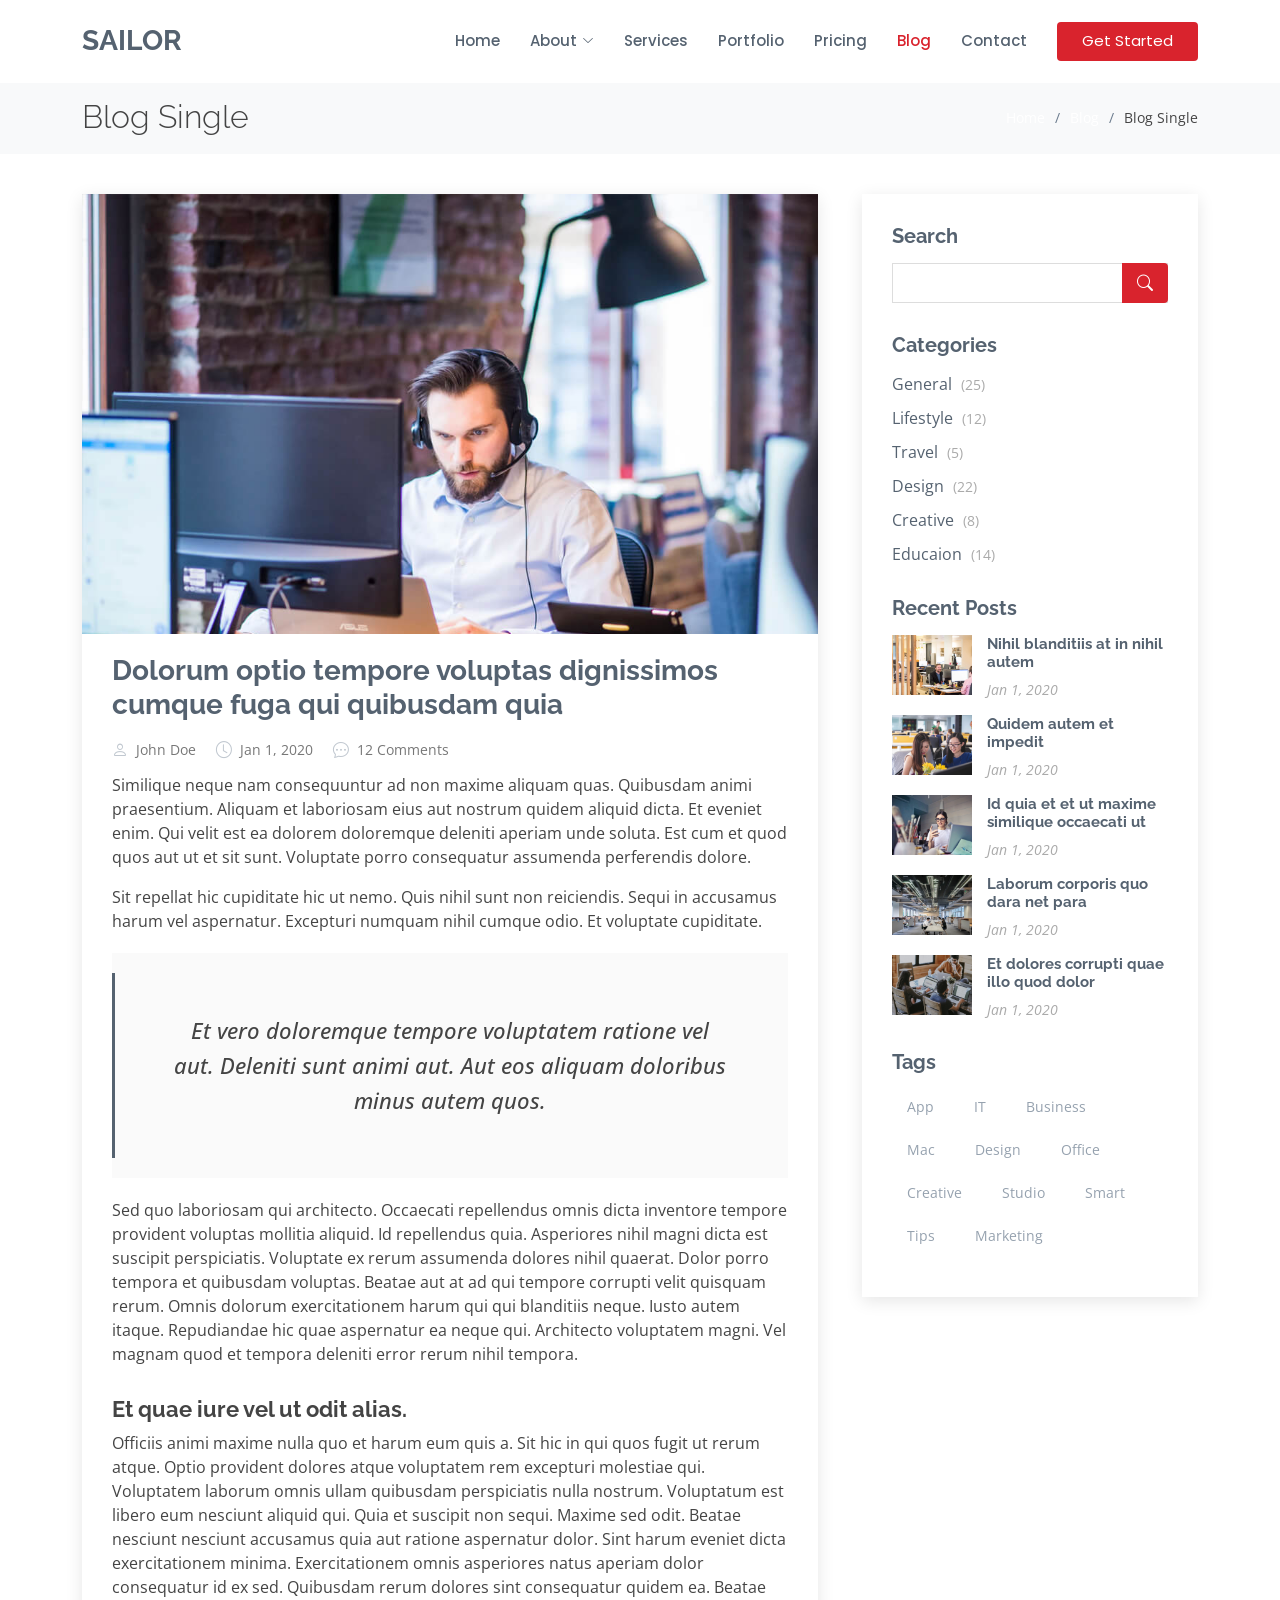
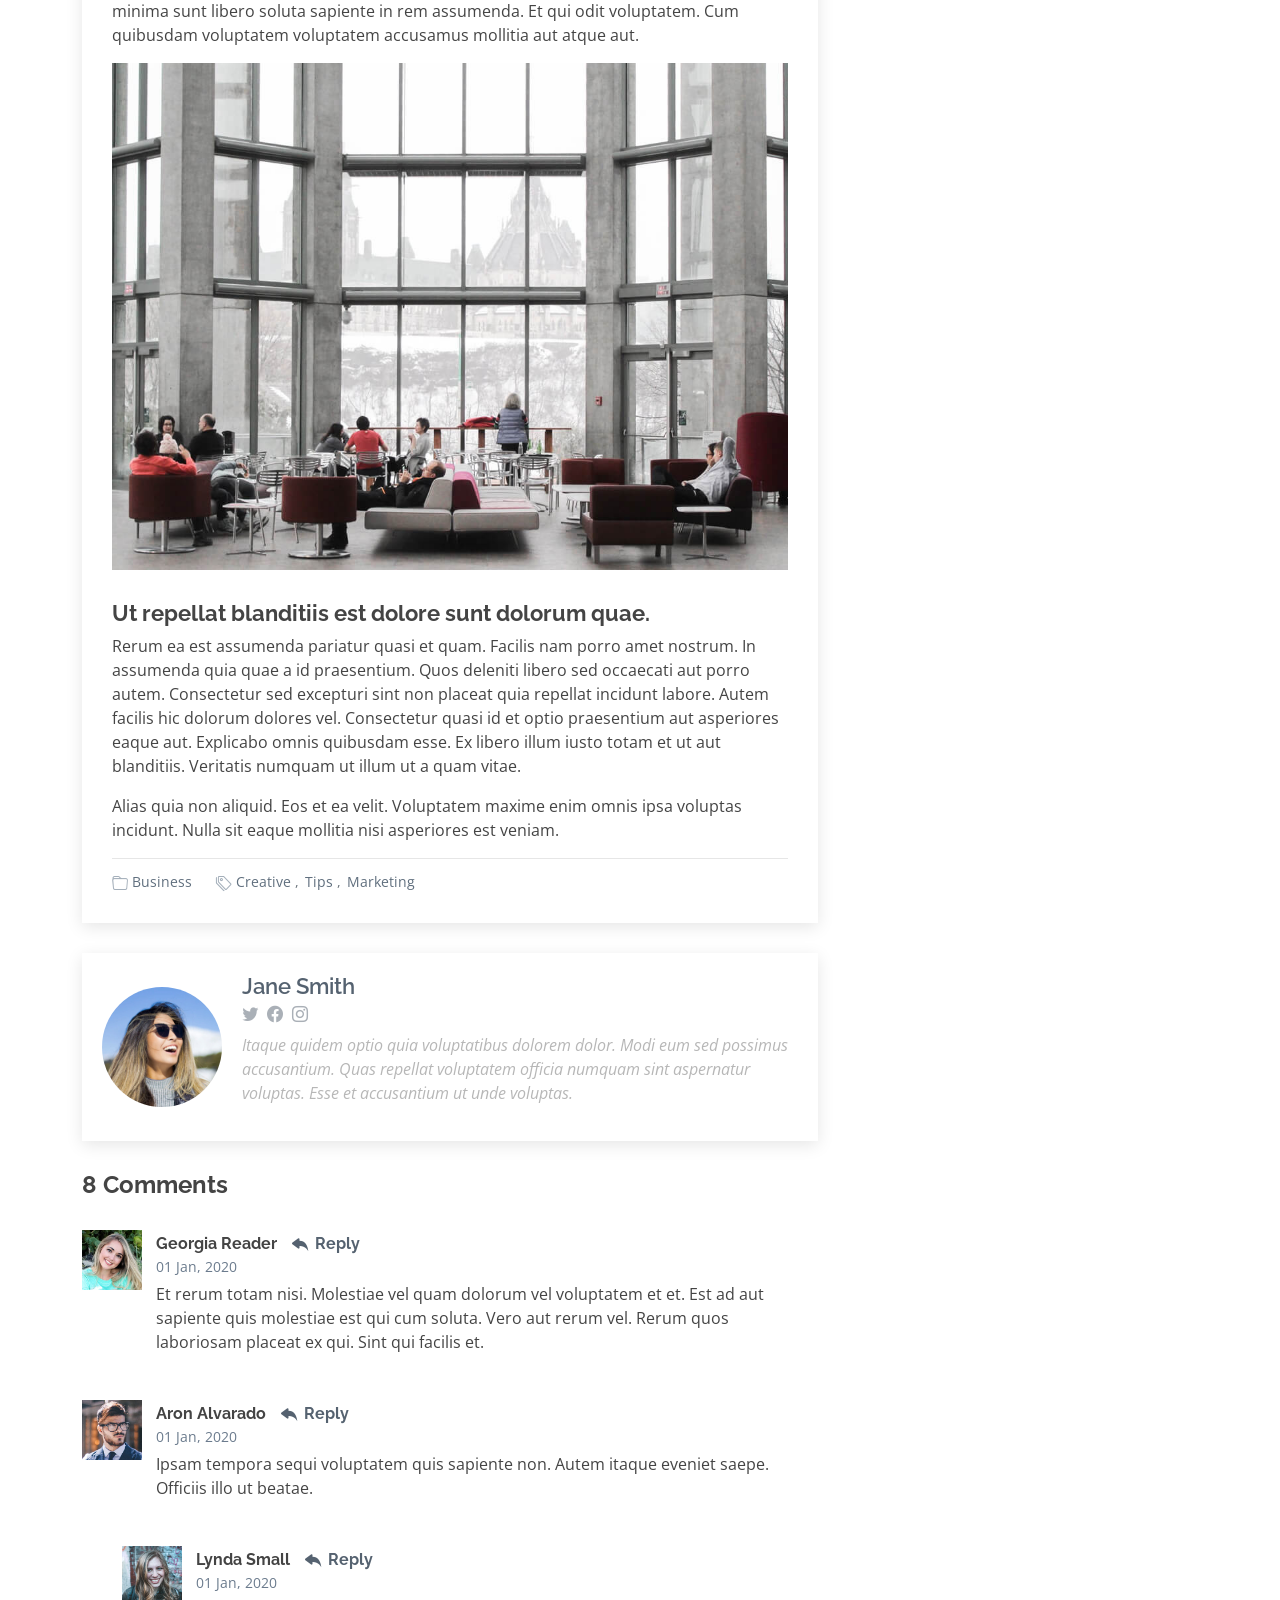
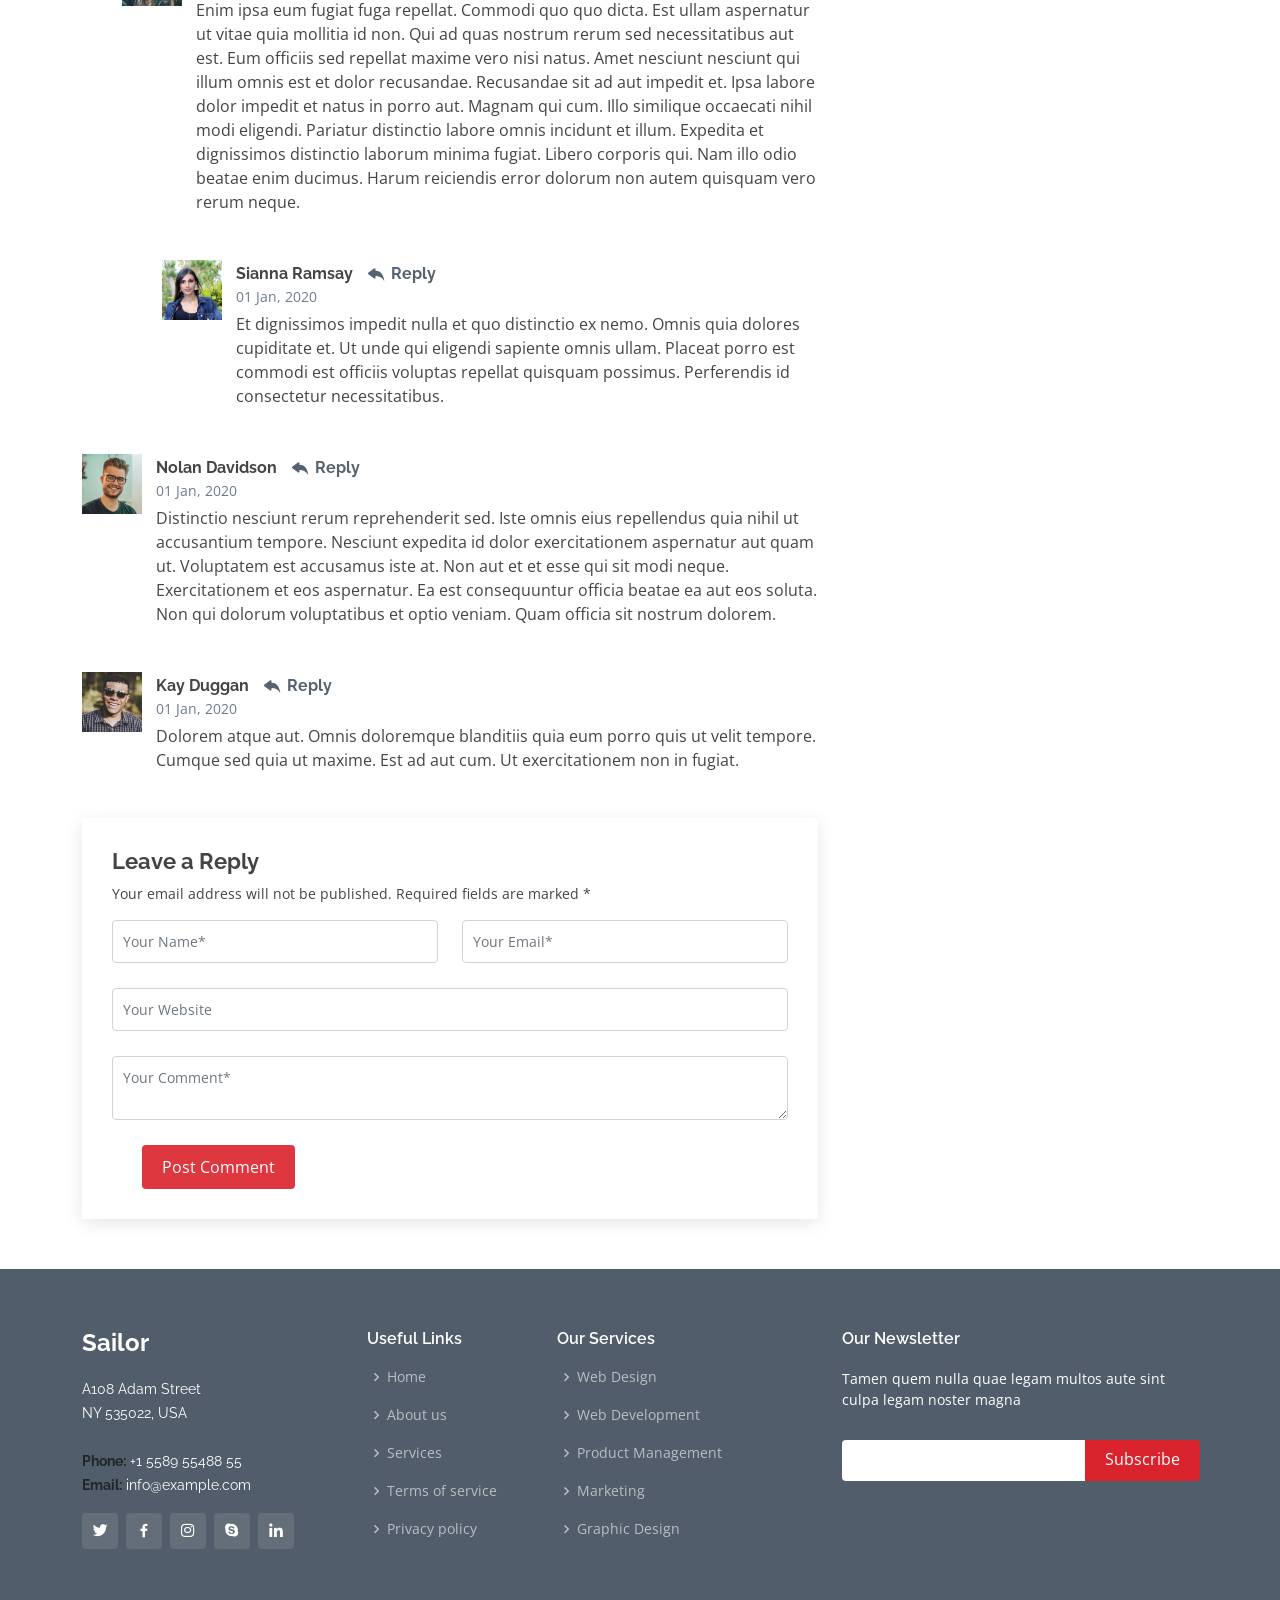
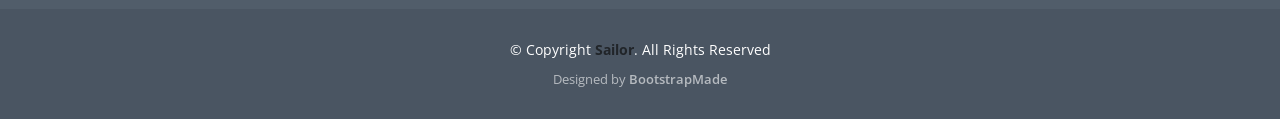
<file: blog-single.html>
<!DOCTYPE html>
<html lang="en">

<head>
  <meta charset="utf-8">
  <meta content="width=device-width, initial-scale=1.0" name="viewport">

  <title>Blog Single - Sailor Bootstrap Template</title>
  <meta content="" name="description">
  <meta content="" name="keywords">

  <!-- Favicons -->
  <link href="assets/img/favicon.png" rel="icon">
  <link href="assets/img/apple-touch-icon.png" rel="apple-touch-icon">

  <!-- Google Fonts -->
  <link href="https://fonts.googleapis.com/css?family=Open+Sans:300,300i,400,400i,600,600i,700,700i|Raleway:300,300i,400,400i,500,500i,600,600i,700,700i|Poppins:300,300i,400,400i,500,500i,600,600i,700,700i" rel="stylesheet">

  <!-- Vendor CSS Files -->
  <link href="assets/vendor/animate.css/animate.min.css" rel="stylesheet">
  <link href="assets/vendor/bootstrap/css/bootstrap.min.css" rel="stylesheet">
  <link href="assets/vendor/bootstrap-icons/bootstrap-icons.css" rel="stylesheet">
  <link href="assets/vendor/boxicons/css/boxicons.min.css" rel="stylesheet">
  <link href="assets/vendor/glightbox/css/glightbox.min.css" rel="stylesheet">
  <link href="assets/vendor/remixicon/remixicon.css" rel="stylesheet">
  <link href="assets/vendor/swiper/swiper-bundle.min.css" rel="stylesheet">

  <!-- Template Main CSS File -->
  <link href="assets/css/style.css" rel="stylesheet">

  <!-- =======================================================
  * Template Name: Sailor - v4.0.0
  * Template URL: https://bootstrapmade.com/sailor-free-bootstrap-theme/
  * Author: BootstrapMade.com
  * License: https://bootstrapmade.com/license/
  ======================================================== -->
</head>

<body>

  <!-- ======= Header ======= -->
  <header id="header" class="fixed-top d-flex align-items-center">
    <div class="container d-flex align-items-center">

      <h1 class="logo me-auto"><a href="index.html">Sailor</a></h1>
      <!-- Uncomment below if you prefer to use an image logo -->
      <!-- <a href="index.html" class="logo me-auto"><img src="assets/img/logo.png" alt="" class="img-fluid"></a>-->

      <nav id="navbar" class="navbar">
        <ul>
          <li><a href="index.html">Home</a></li>

          <li class="dropdown"><a href="#"><span>About</span> <i class="bi bi-chevron-down"></i></a>
            <ul>
              <li><a href="about.html">About</a></li>
              <li><a href="team.html">Team</a></li>
              <li><a href="testimonials.html">Testimonials</a></li>

              <li class="dropdown"><a href="#"><span>Deep Drop Down</span> <i class="bi bi-chevron-right"></i></a>
                <ul>
                  <li><a href="#">Deep Drop Down 1</a></li>
                  <li><a href="#">Deep Drop Down 2</a></li>
                  <li><a href="#">Deep Drop Down 3</a></li>
                  <li><a href="#">Deep Drop Down 4</a></li>
                  <li><a href="#">Deep Drop Down 5</a></li>
                </ul>
              </li>
            </ul>
          </li>
          <li><a href="services.html">Services</a></li>
          <li><a href="portfolio.html">Portfolio</a></li>
          <li><a href="pricing.html">Pricing</a></li>
          <li><a href="blog.html" class="active">Blog</a></li>

          <li><a href="contact.html">Contact</a></li>
          <li><a href="index.html" class="getstarted">Get Started</a></li>
        </ul>
        <i class="bi bi-list mobile-nav-toggle"></i>
      </nav><!-- .navbar -->

    </div>
  </header><!-- End Header -->

  <main id="main">

    <!-- ======= Breadcrumbs ======= -->
    <section id="breadcrumbs" class="breadcrumbs">
      <div class="container">

        <div class="d-flex justify-content-between align-items-center">
          <h2>Blog Single</h2>
          <ol>
            <li><a href="index.html">Home</a></li>
            <li><a href="blog.html">Blog</a></li>
            <li>Blog Single</li>
          </ol>
        </div>

      </div>
    </section><!-- End Breadcrumbs -->

    <!-- ======= Blog Single Section ======= -->
    <section id="blog" class="blog">
      <div class="container" data-aos="fade-up">

        <div class="row">

          <div class="col-lg-8 entries">

            <article class="entry entry-single">

              <div class="entry-img">
                <img src="assets/img/blog/blog-1.jpg" alt="" class="img-fluid">
              </div>

              <h2 class="entry-title">
                <a href="blog-single.html">Dolorum optio tempore voluptas dignissimos cumque fuga qui quibusdam quia</a>
              </h2>

              <div class="entry-meta">
                <ul>
                  <li class="d-flex align-items-center"><i class="bi bi-person"></i> <a href="blog-single.html">John Doe</a></li>
                  <li class="d-flex align-items-center"><i class="bi bi-clock"></i> <a href="blog-single.html"><time datetime="2020-01-01">Jan 1, 2020</time></a></li>
                  <li class="d-flex align-items-center"><i class="bi bi-chat-dots"></i> <a href="blog-single.html">12 Comments</a></li>
                </ul>
              </div>

              <div class="entry-content">
                <p>
                  Similique neque nam consequuntur ad non maxime aliquam quas. Quibusdam animi praesentium. Aliquam et laboriosam eius aut nostrum quidem aliquid dicta.
                  Et eveniet enim. Qui velit est ea dolorem doloremque deleniti aperiam unde soluta. Est cum et quod quos aut ut et sit sunt. Voluptate porro consequatur assumenda perferendis dolore.
                </p>

                <p>
                  Sit repellat hic cupiditate hic ut nemo. Quis nihil sunt non reiciendis. Sequi in accusamus harum vel aspernatur. Excepturi numquam nihil cumque odio. Et voluptate cupiditate.
                </p>

                <blockquote>
                  <p>
                    Et vero doloremque tempore voluptatem ratione vel aut. Deleniti sunt animi aut. Aut eos aliquam doloribus minus autem quos.
                  </p>
                </blockquote>

                <p>
                  Sed quo laboriosam qui architecto. Occaecati repellendus omnis dicta inventore tempore provident voluptas mollitia aliquid. Id repellendus quia. Asperiores nihil magni dicta est suscipit perspiciatis. Voluptate ex rerum assumenda dolores nihil quaerat.
                  Dolor porro tempora et quibusdam voluptas. Beatae aut at ad qui tempore corrupti velit quisquam rerum. Omnis dolorum exercitationem harum qui qui blanditiis neque.
                  Iusto autem itaque. Repudiandae hic quae aspernatur ea neque qui. Architecto voluptatem magni. Vel magnam quod et tempora deleniti error rerum nihil tempora.
                </p>

                <h3>Et quae iure vel ut odit alias.</h3>
                <p>
                  Officiis animi maxime nulla quo et harum eum quis a. Sit hic in qui quos fugit ut rerum atque. Optio provident dolores atque voluptatem rem excepturi molestiae qui. Voluptatem laborum omnis ullam quibusdam perspiciatis nulla nostrum. Voluptatum est libero eum nesciunt aliquid qui.
                  Quia et suscipit non sequi. Maxime sed odit. Beatae nesciunt nesciunt accusamus quia aut ratione aspernatur dolor. Sint harum eveniet dicta exercitationem minima. Exercitationem omnis asperiores natus aperiam dolor consequatur id ex sed. Quibusdam rerum dolores sint consequatur quidem ea.
                  Beatae minima sunt libero soluta sapiente in rem assumenda. Et qui odit voluptatem. Cum quibusdam voluptatem voluptatem accusamus mollitia aut atque aut.
                </p>
                <img src="assets/img/blog/blog-inside-post.jpg" class="img-fluid" alt="">

                <h3>Ut repellat blanditiis est dolore sunt dolorum quae.</h3>
                <p>
                  Rerum ea est assumenda pariatur quasi et quam. Facilis nam porro amet nostrum. In assumenda quia quae a id praesentium. Quos deleniti libero sed occaecati aut porro autem. Consectetur sed excepturi sint non placeat quia repellat incidunt labore. Autem facilis hic dolorum dolores vel.
                  Consectetur quasi id et optio praesentium aut asperiores eaque aut. Explicabo omnis quibusdam esse. Ex libero illum iusto totam et ut aut blanditiis. Veritatis numquam ut illum ut a quam vitae.
                </p>
                <p>
                  Alias quia non aliquid. Eos et ea velit. Voluptatem maxime enim omnis ipsa voluptas incidunt. Nulla sit eaque mollitia nisi asperiores est veniam.
                </p>

              </div>

              <div class="entry-footer">
                <i class="bi bi-folder"></i>
                <ul class="cats">
                  <li><a href="#">Business</a></li>
                </ul>

                <i class="bi bi-tags"></i>
                <ul class="tags">
                  <li><a href="#">Creative</a></li>
                  <li><a href="#">Tips</a></li>
                  <li><a href="#">Marketing</a></li>
                </ul>
              </div>

            </article><!-- End blog entry -->

            <div class="blog-author d-flex align-items-center">
              <img src="assets/img/blog/blog-author.jpg" class="rounded-circle float-left" alt="">
              <div>
                <h4>Jane Smith</h4>
                <div class="social-links">
                  <a href="https://twitters.com/#"><i class="bi bi-twitter"></i></a>
                  <a href="https://facebook.com/#"><i class="bi bi-facebook"></i></a>
                  <a href="https://instagram.com/#"><i class="biu bi-instagram"></i></a>
                </div>
                <p>
                  Itaque quidem optio quia voluptatibus dolorem dolor. Modi eum sed possimus accusantium. Quas repellat voluptatem officia numquam sint aspernatur voluptas. Esse et accusantium ut unde voluptas.
                </p>
              </div>
            </div><!-- End blog author bio -->

            <div class="blog-comments">

              <h4 class="comments-count">8 Comments</h4>

              <div id="comment-1" class="comment">
                <div class="d-flex">
                  <div class="comment-img"><img src="assets/img/blog/comments-1.jpg" alt=""></div>
                  <div>
                    <h5><a href="">Georgia Reader</a> <a href="#" class="reply"><i class="bi bi-reply-fill"></i> Reply</a></h5>
                    <time datetime="2020-01-01">01 Jan, 2020</time>
                    <p>
                      Et rerum totam nisi. Molestiae vel quam dolorum vel voluptatem et et. Est ad aut sapiente quis molestiae est qui cum soluta.
                      Vero aut rerum vel. Rerum quos laboriosam placeat ex qui. Sint qui facilis et.
                    </p>
                  </div>
                </div>
              </div><!-- End comment #1 -->

              <div id="comment-2" class="comment">
                <div class="d-flex">
                  <div class="comment-img"><img src="assets/img/blog/comments-2.jpg" alt=""></div>
                  <div>
                    <h5><a href="">Aron Alvarado</a> <a href="#" class="reply"><i class="bi bi-reply-fill"></i> Reply</a></h5>
                    <time datetime="2020-01-01">01 Jan, 2020</time>
                    <p>
                      Ipsam tempora sequi voluptatem quis sapiente non. Autem itaque eveniet saepe. Officiis illo ut beatae.
                    </p>
                  </div>
                </div>

                <div id="comment-reply-1" class="comment comment-reply">
                  <div class="d-flex">
                    <div class="comment-img"><img src="assets/img/blog/comments-3.jpg" alt=""></div>
                    <div>
                      <h5><a href="">Lynda Small</a> <a href="#" class="reply"><i class="bi bi-reply-fill"></i> Reply</a></h5>
                      <time datetime="2020-01-01">01 Jan, 2020</time>
                      <p>
                        Enim ipsa eum fugiat fuga repellat. Commodi quo quo dicta. Est ullam aspernatur ut vitae quia mollitia id non. Qui ad quas nostrum rerum sed necessitatibus aut est. Eum officiis sed repellat maxime vero nisi natus. Amet nesciunt nesciunt qui illum omnis est et dolor recusandae.

                        Recusandae sit ad aut impedit et. Ipsa labore dolor impedit et natus in porro aut. Magnam qui cum. Illo similique occaecati nihil modi eligendi. Pariatur distinctio labore omnis incidunt et illum. Expedita et dignissimos distinctio laborum minima fugiat.

                        Libero corporis qui. Nam illo odio beatae enim ducimus. Harum reiciendis error dolorum non autem quisquam vero rerum neque.
                      </p>
                    </div>
                  </div>

                  <div id="comment-reply-2" class="comment comment-reply">
                    <div class="d-flex">
                      <div class="comment-img"><img src="assets/img/blog/comments-4.jpg" alt=""></div>
                      <div>
                        <h5><a href="">Sianna Ramsay</a> <a href="#" class="reply"><i class="bi bi-reply-fill"></i> Reply</a></h5>
                        <time datetime="2020-01-01">01 Jan, 2020</time>
                        <p>
                          Et dignissimos impedit nulla et quo distinctio ex nemo. Omnis quia dolores cupiditate et. Ut unde qui eligendi sapiente omnis ullam. Placeat porro est commodi est officiis voluptas repellat quisquam possimus. Perferendis id consectetur necessitatibus.
                        </p>
                      </div>
                    </div>

                  </div><!-- End comment reply #2-->

                </div><!-- End comment reply #1-->

              </div><!-- End comment #2-->

              <div id="comment-3" class="comment">
                <div class="d-flex">
                  <div class="comment-img"><img src="assets/img/blog/comments-5.jpg" alt=""></div>
                  <div>
                    <h5><a href="">Nolan Davidson</a> <a href="#" class="reply"><i class="bi bi-reply-fill"></i> Reply</a></h5>
                    <time datetime="2020-01-01">01 Jan, 2020</time>
                    <p>
                      Distinctio nesciunt rerum reprehenderit sed. Iste omnis eius repellendus quia nihil ut accusantium tempore. Nesciunt expedita id dolor exercitationem aspernatur aut quam ut. Voluptatem est accusamus iste at.
                      Non aut et et esse qui sit modi neque. Exercitationem et eos aspernatur. Ea est consequuntur officia beatae ea aut eos soluta. Non qui dolorum voluptatibus et optio veniam. Quam officia sit nostrum dolorem.
                    </p>
                  </div>
                </div>

              </div><!-- End comment #3 -->

              <div id="comment-4" class="comment">
                <div class="d-flex">
                  <div class="comment-img"><img src="assets/img/blog/comments-6.jpg" alt=""></div>
                  <div>
                    <h5><a href="">Kay Duggan</a> <a href="#" class="reply"><i class="bi bi-reply-fill"></i> Reply</a></h5>
                    <time datetime="2020-01-01">01 Jan, 2020</time>
                    <p>
                      Dolorem atque aut. Omnis doloremque blanditiis quia eum porro quis ut velit tempore. Cumque sed quia ut maxime. Est ad aut cum. Ut exercitationem non in fugiat.
                    </p>
                  </div>
                </div>

              </div><!-- End comment #4 -->

              <div class="reply-form">
                <h4>Leave a Reply</h4>
                <p>Your email address will not be published. Required fields are marked * </p>
                <form action="">
                  <div class="row">
                    <div class="col-md-6 form-group">
                      <input name="name" type="text" class="form-control" placeholder="Your Name*">
                    </div>
                    <div class="col-md-6 form-group">
                      <input name="email" type="text" class="form-control" placeholder="Your Email*">
                    </div>
                  </div>
                  <div class="row">
                    <div class="col form-group">
                      <input name="website" type="text" class="form-control" placeholder="Your Website">
                    </div>
                  </div>
                  <div class="row">
                    <div class="col form-group">
                      <textarea name="comment" class="form-control" placeholder="Your Comment*"></textarea>
                    </div>
                  </div>
                  <button type="submit" class="btn btn-primary">Post Comment</button>

                </form>

              </div>

            </div><!-- End blog comments -->

          </div><!-- End blog entries list -->

          <div class="col-lg-4">

            <div class="sidebar">

              <h3 class="sidebar-title">Search</h3>
              <div class="sidebar-item search-form">
                <form action="">
                  <input type="text">
                  <button type="submit"><i class="bi bi-search"></i></button>
                </form>
              </div><!-- End sidebar search formn-->

              <h3 class="sidebar-title">Categories</h3>
              <div class="sidebar-item categories">
                <ul>
                  <li><a href="#">General <span>(25)</span></a></li>
                  <li><a href="#">Lifestyle <span>(12)</span></a></li>
                  <li><a href="#">Travel <span>(5)</span></a></li>
                  <li><a href="#">Design <span>(22)</span></a></li>
                  <li><a href="#">Creative <span>(8)</span></a></li>
                  <li><a href="#">Educaion <span>(14)</span></a></li>
                </ul>
              </div><!-- End sidebar categories-->

              <h3 class="sidebar-title">Recent Posts</h3>
              <div class="sidebar-item recent-posts">
                <div class="post-item clearfix">
                  <img src="assets/img/blog/blog-recent-1.jpg" alt="">
                  <h4><a href="blog-single.html">Nihil blanditiis at in nihil autem</a></h4>
                  <time datetime="2020-01-01">Jan 1, 2020</time>
                </div>

                <div class="post-item clearfix">
                  <img src="assets/img/blog/blog-recent-2.jpg" alt="">
                  <h4><a href="blog-single.html">Quidem autem et impedit</a></h4>
                  <time datetime="2020-01-01">Jan 1, 2020</time>
                </div>

                <div class="post-item clearfix">
                  <img src="assets/img/blog/blog-recent-3.jpg" alt="">
                  <h4><a href="blog-single.html">Id quia et et ut maxime similique occaecati ut</a></h4>
                  <time datetime="2020-01-01">Jan 1, 2020</time>
                </div>

                <div class="post-item clearfix">
                  <img src="assets/img/blog/blog-recent-4.jpg" alt="">
                  <h4><a href="blog-single.html">Laborum corporis quo dara net para</a></h4>
                  <time datetime="2020-01-01">Jan 1, 2020</time>
                </div>

                <div class="post-item clearfix">
                  <img src="assets/img/blog/blog-recent-5.jpg" alt="">
                  <h4><a href="blog-single.html">Et dolores corrupti quae illo quod dolor</a></h4>
                  <time datetime="2020-01-01">Jan 1, 2020</time>
                </div>

              </div><!-- End sidebar recent posts-->

              <h3 class="sidebar-title">Tags</h3>
              <div class="sidebar-item tags">
                <ul>
                  <li><a href="#">App</a></li>
                  <li><a href="#">IT</a></li>
                  <li><a href="#">Business</a></li>
                  <li><a href="#">Mac</a></li>
                  <li><a href="#">Design</a></li>
                  <li><a href="#">Office</a></li>
                  <li><a href="#">Creative</a></li>
                  <li><a href="#">Studio</a></li>
                  <li><a href="#">Smart</a></li>
                  <li><a href="#">Tips</a></li>
                  <li><a href="#">Marketing</a></li>
                </ul>
              </div><!-- End sidebar tags-->

            </div><!-- End sidebar -->

          </div><!-- End blog sidebar -->

        </div>

      </div>
    </section><!-- End Blog Single Section -->

  </main><!-- End #main -->

  <!-- ======= Footer ======= -->
  <footer id="footer">
    <div class="footer-top">
      <div class="container">
        <div class="row">

          <div class="col-lg-3 col-md-6">
            <div class="footer-info">
              <h3>Sailor</h3>
              <p>
                A108 Adam Street <br>
                NY 535022, USA<br><br>
                <strong>Phone:</strong> +1 5589 55488 55<br>
                <strong>Email:</strong> info@example.com<br>
              </p>
              <div class="social-links mt-3">
                <a href="#" class="twitter"><i class="bx bxl-twitter"></i></a>
                <a href="#" class="facebook"><i class="bx bxl-facebook"></i></a>
                <a href="#" class="instagram"><i class="bx bxl-instagram"></i></a>
                <a href="#" class="google-plus"><i class="bx bxl-skype"></i></a>
                <a href="#" class="linkedin"><i class="bx bxl-linkedin"></i></a>
              </div>
            </div>
          </div>

          <div class="col-lg-2 col-md-6 footer-links">
            <h4>Useful Links</h4>
            <ul>
              <li><i class="bx bx-chevron-right"></i> <a href="#">Home</a></li>
              <li><i class="bx bx-chevron-right"></i> <a href="#">About us</a></li>
              <li><i class="bx bx-chevron-right"></i> <a href="#">Services</a></li>
              <li><i class="bx bx-chevron-right"></i> <a href="#">Terms of service</a></li>
              <li><i class="bx bx-chevron-right"></i> <a href="#">Privacy policy</a></li>
            </ul>
          </div>

          <div class="col-lg-3 col-md-6 footer-links">
            <h4>Our Services</h4>
            <ul>
              <li><i class="bx bx-chevron-right"></i> <a href="#">Web Design</a></li>
              <li><i class="bx bx-chevron-right"></i> <a href="#">Web Development</a></li>
              <li><i class="bx bx-chevron-right"></i> <a href="#">Product Management</a></li>
              <li><i class="bx bx-chevron-right"></i> <a href="#">Marketing</a></li>
              <li><i class="bx bx-chevron-right"></i> <a href="#">Graphic Design</a></li>
            </ul>
          </div>

          <div class="col-lg-4 col-md-6 footer-newsletter">
            <h4>Our Newsletter</h4>
            <p>Tamen quem nulla quae legam multos aute sint culpa legam noster magna</p>
            <form action="" method="post">
              <input type="email" name="email"><input type="submit" value="Subscribe">
            </form>

          </div>

        </div>
      </div>
    </div>

    <div class="container">
      <div class="copyright">
        &copy; Copyright <strong><span>Sailor</span></strong>. All Rights Reserved
      </div>
      <div class="credits">
        <!-- All the links in the footer should remain intact. -->
        <!-- You can delete the links only if you purchased the pro version. -->
        <!-- Licensing information: https://bootstrapmade.com/license/ -->
        <!-- Purchase the pro version with working PHP/AJAX contact form: https://bootstrapmade.com/sailor-free-bootstrap-theme/ -->
        Designed by <a href="https://bootstrapmade.com/">BootstrapMade</a>
      </div>
    </div>
  </footer><!-- End Footer -->

  <a href="#" class="back-to-top d-flex align-items-center justify-content-center"><i class="bi bi-arrow-up-short"></i></a>

  <!-- Vendor JS Files -->
  <script src="assets/vendor/bootstrap/js/bootstrap.bundle.min.js"></script>
  <script src="assets/vendor/glightbox/js/glightbox.min.js"></script>
  <script src="assets/vendor/isotope-layout/isotope.pkgd.min.js"></script>
  <script src="assets/vendor/php-email-form/validate.js"></script>
  <script src="assets/vendor/swiper/swiper-bundle.min.js"></script>
  <script src="assets/vendor/waypoints/noframework.waypoints.js"></script>

  <!-- Template Main JS File -->
  <script src="assets/js/main.js"></script>

</body>

</html>
</file>
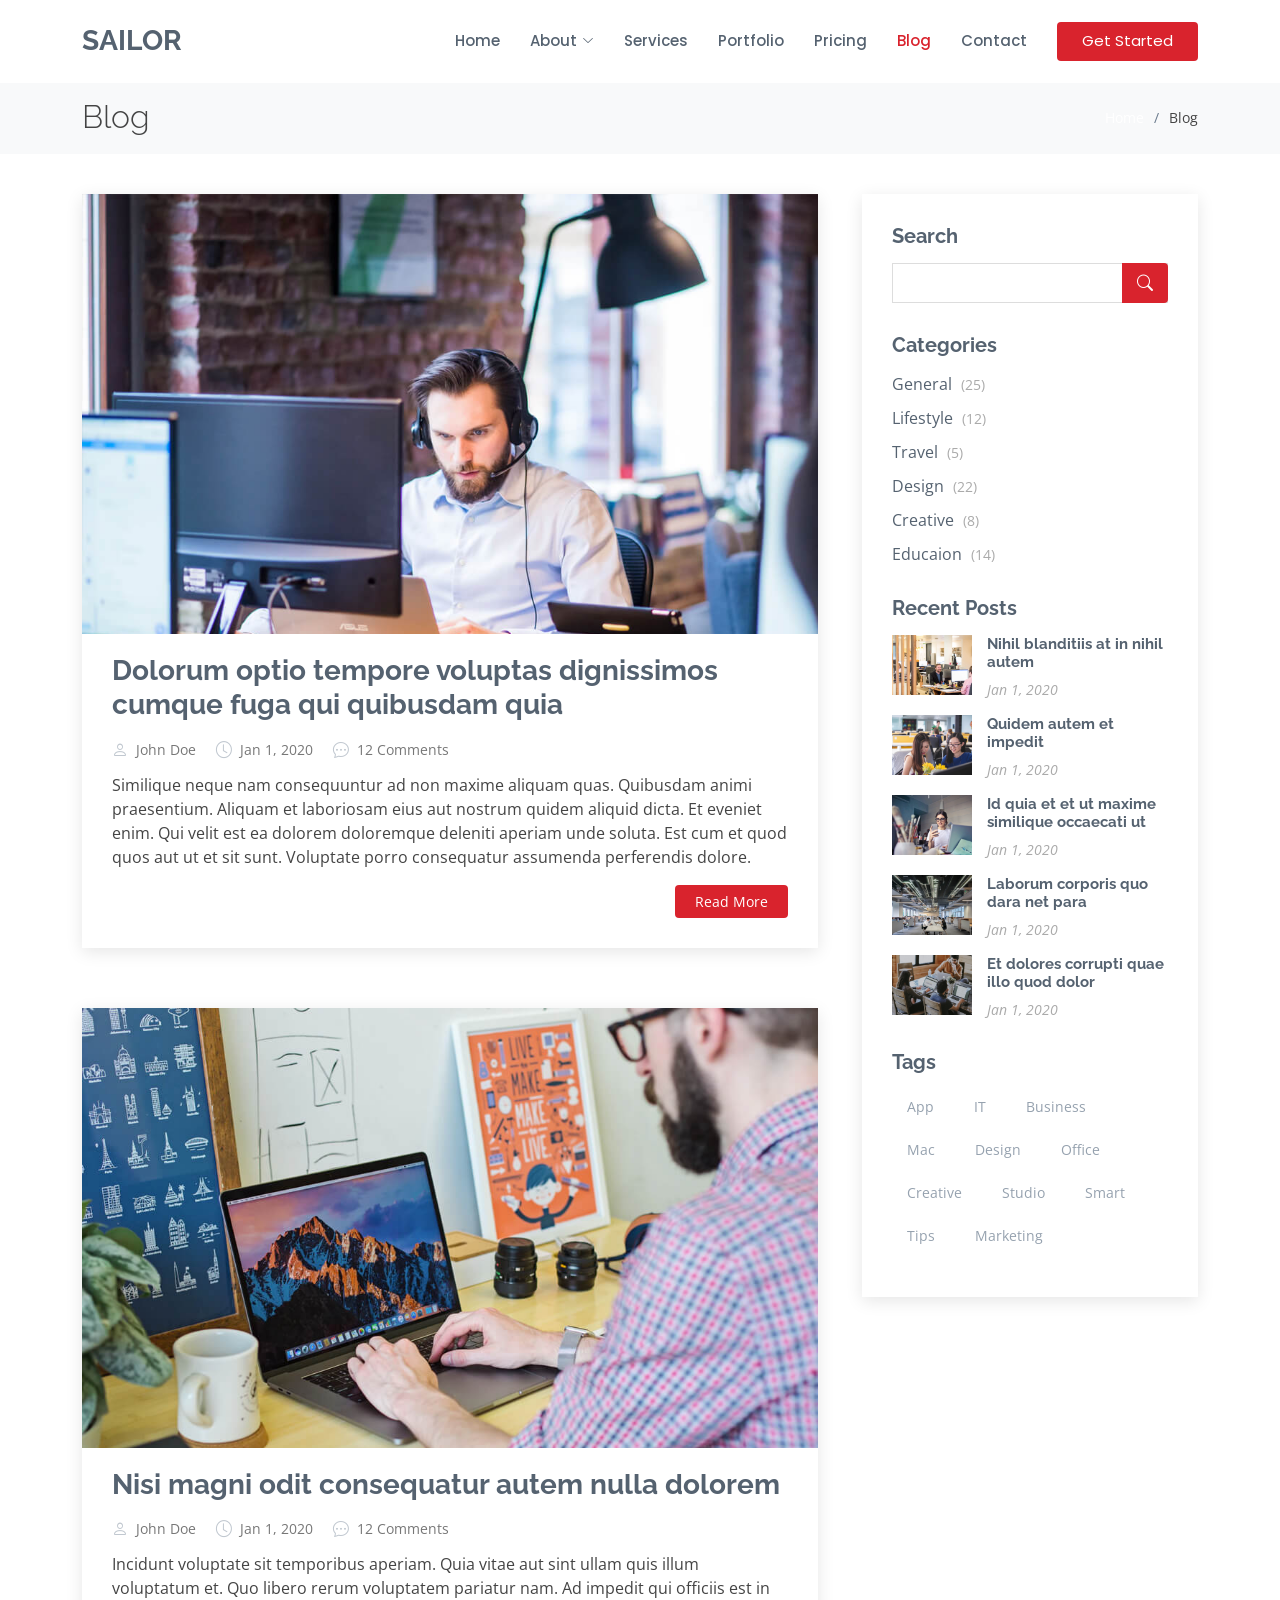
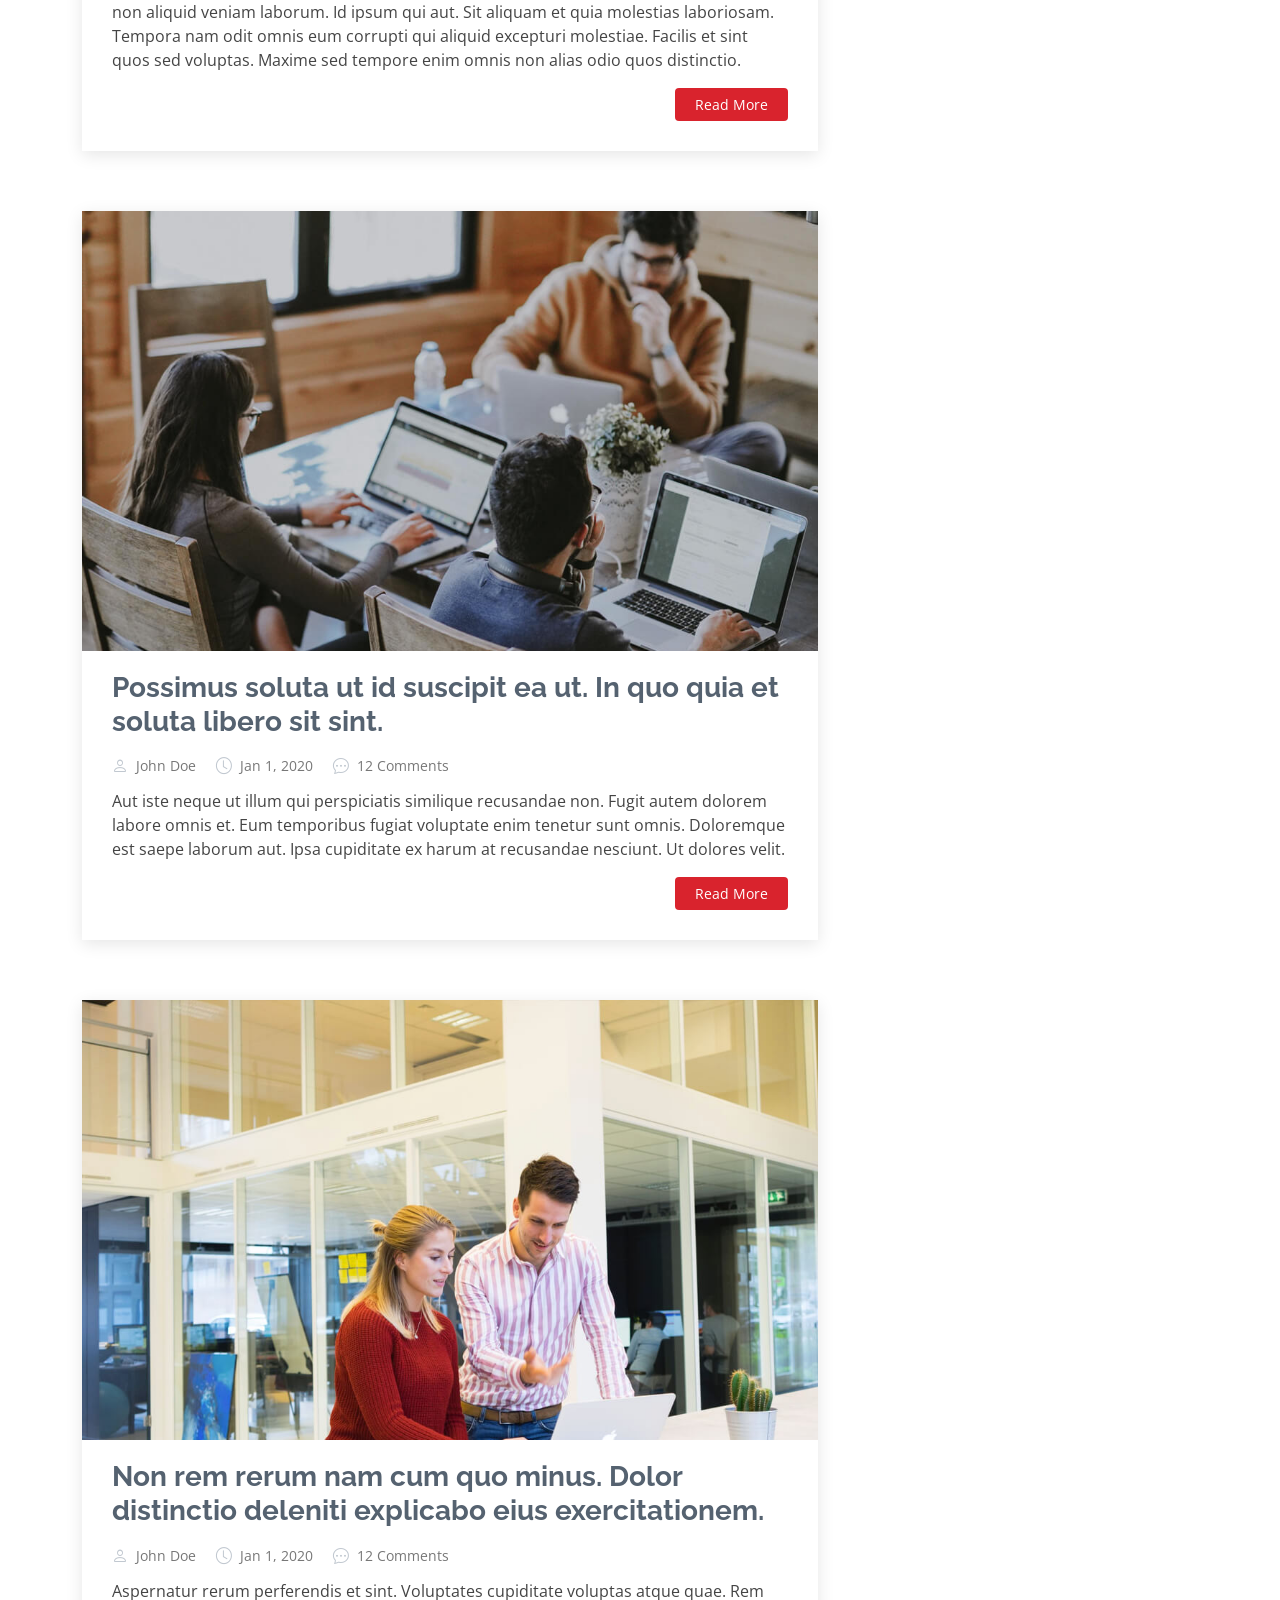
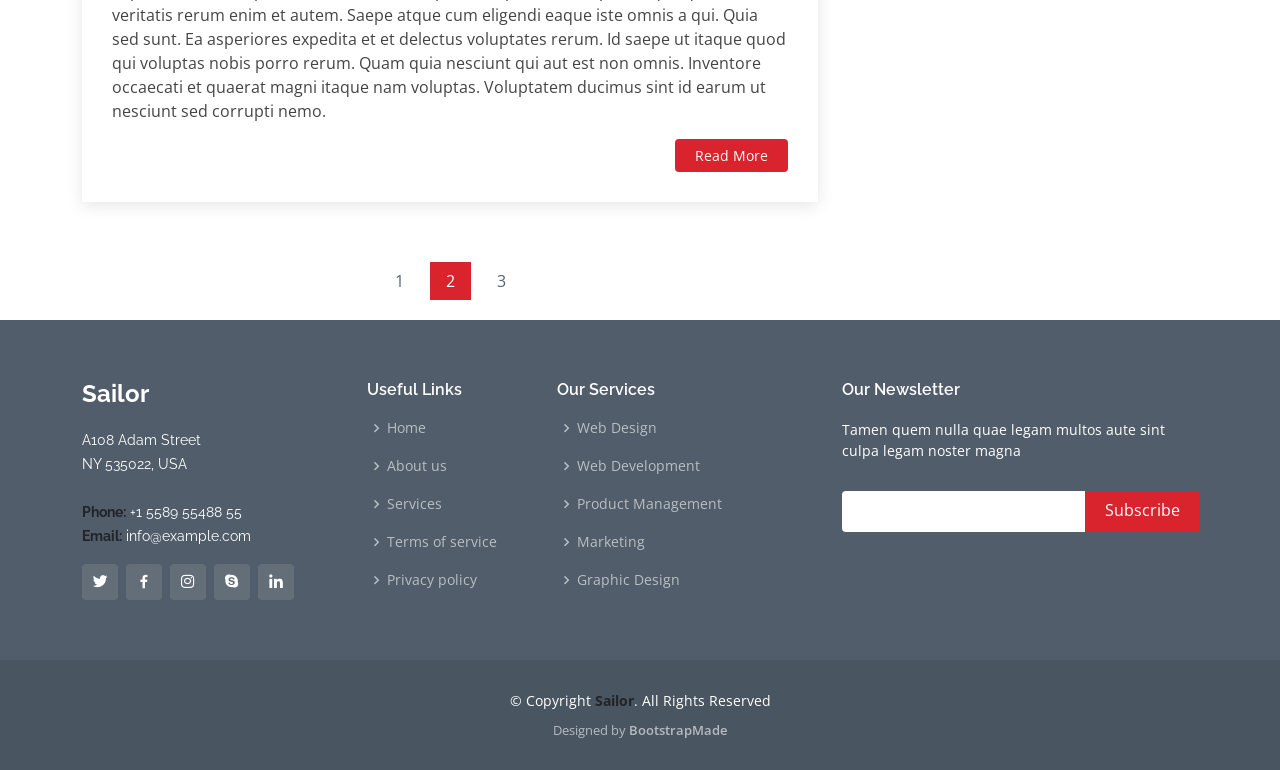
<file: blog.html>
<!DOCTYPE html>
<html lang="en">

<head>
  <meta charset="utf-8">
  <meta content="width=device-width, initial-scale=1.0" name="viewport">

  <title>Blog - Sailor Bootstrap Template</title>
  <meta content="" name="description">
  <meta content="" name="keywords">

  <!-- Favicons -->
  <link href="assets/img/favicon.png" rel="icon">
  <link href="assets/img/apple-touch-icon.png" rel="apple-touch-icon">

  <!-- Google Fonts -->
  <link href="https://fonts.googleapis.com/css?family=Open+Sans:300,300i,400,400i,600,600i,700,700i|Raleway:300,300i,400,400i,500,500i,600,600i,700,700i|Poppins:300,300i,400,400i,500,500i,600,600i,700,700i" rel="stylesheet">

  <!-- Vendor CSS Files -->
  <link href="assets/vendor/animate.css/animate.min.css" rel="stylesheet">
  <link href="assets/vendor/bootstrap/css/bootstrap.min.css" rel="stylesheet">
  <link href="assets/vendor/bootstrap-icons/bootstrap-icons.css" rel="stylesheet">
  <link href="assets/vendor/boxicons/css/boxicons.min.css" rel="stylesheet">
  <link href="assets/vendor/glightbox/css/glightbox.min.css" rel="stylesheet">
  <link href="assets/vendor/remixicon/remixicon.css" rel="stylesheet">
  <link href="assets/vendor/swiper/swiper-bundle.min.css" rel="stylesheet">

  <!-- Template Main CSS File -->
  <link href="assets/css/style.css" rel="stylesheet">

  <!-- =======================================================
  * Template Name: Sailor - v4.0.0
  * Template URL: https://bootstrapmade.com/sailor-free-bootstrap-theme/
  * Author: BootstrapMade.com
  * License: https://bootstrapmade.com/license/
  ======================================================== -->
</head>

<body>

  <!-- ======= Header ======= -->
  <header id="header" class="fixed-top d-flex align-items-center">
    <div class="container d-flex align-items-center">

      <h1 class="logo me-auto"><a href="index.html">Sailor</a></h1>
      <!-- Uncomment below if you prefer to use an image logo -->
      <!-- <a href="index.html" class="logo me-auto"><img src="assets/img/logo.png" alt="" class="img-fluid"></a>-->

      <nav id="navbar" class="navbar">
        <ul>
          <li><a href="index.html">Home</a></li>

          <li class="dropdown"><a href="#"><span>About</span> <i class="bi bi-chevron-down"></i></a>
            <ul>
              <li><a href="about.html">About</a></li>
              <li><a href="team.html">Team</a></li>
              <li><a href="testimonials.html">Testimonials</a></li>

              <li class="dropdown"><a href="#"><span>Deep Drop Down</span> <i class="bi bi-chevron-right"></i></a>
                <ul>
                  <li><a href="#">Deep Drop Down 1</a></li>
                  <li><a href="#">Deep Drop Down 2</a></li>
                  <li><a href="#">Deep Drop Down 3</a></li>
                  <li><a href="#">Deep Drop Down 4</a></li>
                  <li><a href="#">Deep Drop Down 5</a></li>
                </ul>
              </li>
            </ul>
          </li>
          <li><a href="services.html">Services</a></li>
          <li><a href="portfolio.html">Portfolio</a></li>
          <li><a href="pricing.html">Pricing</a></li>
          <li><a href="blog.html" class="active">Blog</a></li>

          <li><a href="contact.html">Contact</a></li>
          <li><a href="index.html" class="getstarted">Get Started</a></li>
        </ul>
        <i class="bi bi-list mobile-nav-toggle"></i>
      </nav><!-- .navbar -->

    </div>
  </header><!-- End Header -->

  <main id="main">

    <!-- ======= Breadcrumbs ======= -->
    <section id="breadcrumbs" class="breadcrumbs">
      <div class="container">

        <div class="d-flex justify-content-between align-items-center">
          <h2>Blog</h2>
          <ol>
            <li><a href="index.html">Home</a></li>
            <li>Blog</li>
          </ol>
        </div>

      </div>
    </section><!-- End Breadcrumbs -->

    <!-- ======= Blog Section ======= -->
    <section id="blog" class="blog">
      <div class="container" data-aos="fade-up">

        <div class="row">

          <div class="col-lg-8 entries">

            <article class="entry">

              <div class="entry-img">
                <img src="assets/img/blog/blog-1.jpg" alt="" class="img-fluid">
              </div>

              <h2 class="entry-title">
                <a href="blog-single.html">Dolorum optio tempore voluptas dignissimos cumque fuga qui quibusdam quia</a>
              </h2>

              <div class="entry-meta">
                <ul>
                  <li class="d-flex align-items-center"><i class="bi bi-person"></i> <a href="blog-single.html">John Doe</a></li>
                  <li class="d-flex align-items-center"><i class="bi bi-clock"></i> <a href="blog-single.html"><time datetime="2020-01-01">Jan 1, 2020</time></a></li>
                  <li class="d-flex align-items-center"><i class="bi bi-chat-dots"></i> <a href="blog-single.html">12 Comments</a></li>
                </ul>
              </div>

              <div class="entry-content">
                <p>
                  Similique neque nam consequuntur ad non maxime aliquam quas. Quibusdam animi praesentium. Aliquam et laboriosam eius aut nostrum quidem aliquid dicta.
                  Et eveniet enim. Qui velit est ea dolorem doloremque deleniti aperiam unde soluta. Est cum et quod quos aut ut et sit sunt. Voluptate porro consequatur assumenda perferendis dolore.
                </p>
                <div class="read-more">
                  <a href="blog-single.html">Read More</a>
                </div>
              </div>

            </article><!-- End blog entry -->

            <article class="entry">

              <div class="entry-img">
                <img src="assets/img/blog/blog-2.jpg" alt="" class="img-fluid">
              </div>

              <h2 class="entry-title">
                <a href="blog-single.html">Nisi magni odit consequatur autem nulla dolorem</a>
              </h2>

              <div class="entry-meta">
                <ul>
                  <li class="d-flex align-items-center"><i class="bi bi-person"></i> <a href="blog-single.html">John Doe</a></li>
                  <li class="d-flex align-items-center"><i class="bi bi-clock"></i> <a href="blog-single.html"><time datetime="2020-01-01">Jan 1, 2020</time></a></li>
                  <li class="d-flex align-items-center"><i class="bi bi-chat-dots"></i> <a href="blog-single.html">12 Comments</a></li>
                </ul>
              </div>

              <div class="entry-content">
                <p>
                  Incidunt voluptate sit temporibus aperiam. Quia vitae aut sint ullam quis illum voluptatum et. Quo libero rerum voluptatem pariatur nam.
                  Ad impedit qui officiis est in non aliquid veniam laborum. Id ipsum qui aut. Sit aliquam et quia molestias laboriosam. Tempora nam odit omnis eum corrupti qui aliquid excepturi molestiae. Facilis et sint quos sed voluptas. Maxime sed tempore enim omnis non alias odio quos distinctio.
                </p>
                <div class="read-more">
                  <a href="blog-single.html">Read More</a>
                </div>
              </div>

            </article><!-- End blog entry -->

            <article class="entry">

              <div class="entry-img">
                <img src="assets/img/blog/blog-3.jpg" alt="" class="img-fluid">
              </div>

              <h2 class="entry-title">
                <a href="blog-single.html">Possimus soluta ut id suscipit ea ut. In quo quia et soluta libero sit sint.</a>
              </h2>

              <div class="entry-meta">
                <ul>
                  <li class="d-flex align-items-center"><i class="bi bi-person"></i> <a href="blog-single.html">John Doe</a></li>
                  <li class="d-flex align-items-center"><i class="bi bi-clock"></i> <a href="blog-single.html"><time datetime="2020-01-01">Jan 1, 2020</time></a></li>
                  <li class="d-flex align-items-center"><i class="bi bi-chat-dots"></i> <a href="blog-single.html">12 Comments</a></li>
                </ul>
              </div>

              <div class="entry-content">
                <p>
                  Aut iste neque ut illum qui perspiciatis similique recusandae non. Fugit autem dolorem labore omnis et. Eum temporibus fugiat voluptate enim tenetur sunt omnis.
                  Doloremque est saepe laborum aut. Ipsa cupiditate ex harum at recusandae nesciunt. Ut dolores velit.
                </p>
                <div class="read-more">
                  <a href="blog-single.html">Read More</a>
                </div>
              </div>

            </article><!-- End blog entry -->

            <article class="entry">

              <div class="entry-img">
                <img src="assets/img/blog/blog-4.jpg" alt="" class="img-fluid">
              </div>

              <h2 class="entry-title">
                <a href="blog-single.html">Non rem rerum nam cum quo minus. Dolor distinctio deleniti explicabo eius exercitationem.</a>
              </h2>

              <div class="entry-meta">
                <ul>
                  <li class="d-flex align-items-center"><i class="bi bi-person"></i> <a href="blog-single.html">John Doe</a></li>
                  <li class="d-flex align-items-center"><i class="bi bi-clock"></i> <a href="blog-single.html"><time datetime="2020-01-01">Jan 1, 2020</time></a></li>
                  <li class="d-flex align-items-center"><i class="bi bi-chat-dots"></i> <a href="blog-single.html">12 Comments</a></li>
                </ul>
              </div>

              <div class="entry-content">
                <p>
                  Aspernatur rerum perferendis et sint. Voluptates cupiditate voluptas atque quae. Rem veritatis rerum enim et autem. Saepe atque cum eligendi eaque iste omnis a qui.
                  Quia sed sunt. Ea asperiores expedita et et delectus voluptates rerum. Id saepe ut itaque quod qui voluptas nobis porro rerum. Quam quia nesciunt qui aut est non omnis. Inventore occaecati et quaerat magni itaque nam voluptas. Voluptatem ducimus sint id earum ut nesciunt sed corrupti nemo.
                </p>
                <div class="read-more">
                  <a href="blog-single.html">Read More</a>
                </div>
              </div>

            </article><!-- End blog entry -->

            <div class="blog-pagination">
              <ul class="justify-content-center">
                <li><a href="#">1</a></li>
                <li class="active"><a href="#">2</a></li>
                <li><a href="#">3</a></li>
              </ul>
            </div>

          </div><!-- End blog entries list -->

          <div class="col-lg-4">

            <div class="sidebar">

              <h3 class="sidebar-title">Search</h3>
              <div class="sidebar-item search-form">
                <form action="">
                  <input type="text">
                  <button type="submit"><i class="bi bi-search"></i></button>
                </form>
              </div><!-- End sidebar search formn-->

              <h3 class="sidebar-title">Categories</h3>
              <div class="sidebar-item categories">
                <ul>
                  <li><a href="#">General <span>(25)</span></a></li>
                  <li><a href="#">Lifestyle <span>(12)</span></a></li>
                  <li><a href="#">Travel <span>(5)</span></a></li>
                  <li><a href="#">Design <span>(22)</span></a></li>
                  <li><a href="#">Creative <span>(8)</span></a></li>
                  <li><a href="#">Educaion <span>(14)</span></a></li>
                </ul>
              </div><!-- End sidebar categories-->

              <h3 class="sidebar-title">Recent Posts</h3>
              <div class="sidebar-item recent-posts">
                <div class="post-item clearfix">
                  <img src="assets/img/blog/blog-recent-1.jpg" alt="">
                  <h4><a href="blog-single.html">Nihil blanditiis at in nihil autem</a></h4>
                  <time datetime="2020-01-01">Jan 1, 2020</time>
                </div>

                <div class="post-item clearfix">
                  <img src="assets/img/blog/blog-recent-2.jpg" alt="">
                  <h4><a href="blog-single.html">Quidem autem et impedit</a></h4>
                  <time datetime="2020-01-01">Jan 1, 2020</time>
                </div>

                <div class="post-item clearfix">
                  <img src="assets/img/blog/blog-recent-3.jpg" alt="">
                  <h4><a href="blog-single.html">Id quia et et ut maxime similique occaecati ut</a></h4>
                  <time datetime="2020-01-01">Jan 1, 2020</time>
                </div>

                <div class="post-item clearfix">
                  <img src="assets/img/blog/blog-recent-4.jpg" alt="">
                  <h4><a href="blog-single.html">Laborum corporis quo dara net para</a></h4>
                  <time datetime="2020-01-01">Jan 1, 2020</time>
                </div>

                <div class="post-item clearfix">
                  <img src="assets/img/blog/blog-recent-5.jpg" alt="">
                  <h4><a href="blog-single.html">Et dolores corrupti quae illo quod dolor</a></h4>
                  <time datetime="2020-01-01">Jan 1, 2020</time>
                </div>

              </div><!-- End sidebar recent posts-->

              <h3 class="sidebar-title">Tags</h3>
              <div class="sidebar-item tags">
                <ul>
                  <li><a href="#">App</a></li>
                  <li><a href="#">IT</a></li>
                  <li><a href="#">Business</a></li>
                  <li><a href="#">Mac</a></li>
                  <li><a href="#">Design</a></li>
                  <li><a href="#">Office</a></li>
                  <li><a href="#">Creative</a></li>
                  <li><a href="#">Studio</a></li>
                  <li><a href="#">Smart</a></li>
                  <li><a href="#">Tips</a></li>
                  <li><a href="#">Marketing</a></li>
                </ul>
              </div><!-- End sidebar tags-->

            </div><!-- End sidebar -->

          </div><!-- End blog sidebar -->

        </div>

      </div>
    </section><!-- End Blog Section -->

  </main><!-- End #main -->

  <!-- ======= Footer ======= -->
  <footer id="footer">
    <div class="footer-top">
      <div class="container">
        <div class="row">

          <div class="col-lg-3 col-md-6">
            <div class="footer-info">
              <h3>Sailor</h3>
              <p>
                A108 Adam Street <br>
                NY 535022, USA<br><br>
                <strong>Phone:</strong> +1 5589 55488 55<br>
                <strong>Email:</strong> info@example.com<br>
              </p>
              <div class="social-links mt-3">
                <a href="#" class="twitter"><i class="bx bxl-twitter"></i></a>
                <a href="#" class="facebook"><i class="bx bxl-facebook"></i></a>
                <a href="#" class="instagram"><i class="bx bxl-instagram"></i></a>
                <a href="#" class="google-plus"><i class="bx bxl-skype"></i></a>
                <a href="#" class="linkedin"><i class="bx bxl-linkedin"></i></a>
              </div>
            </div>
          </div>

          <div class="col-lg-2 col-md-6 footer-links">
            <h4>Useful Links</h4>
            <ul>
              <li><i class="bx bx-chevron-right"></i> <a href="#">Home</a></li>
              <li><i class="bx bx-chevron-right"></i> <a href="#">About us</a></li>
              <li><i class="bx bx-chevron-right"></i> <a href="#">Services</a></li>
              <li><i class="bx bx-chevron-right"></i> <a href="#">Terms of service</a></li>
              <li><i class="bx bx-chevron-right"></i> <a href="#">Privacy policy</a></li>
            </ul>
          </div>

          <div class="col-lg-3 col-md-6 footer-links">
            <h4>Our Services</h4>
            <ul>
              <li><i class="bx bx-chevron-right"></i> <a href="#">Web Design</a></li>
              <li><i class="bx bx-chevron-right"></i> <a href="#">Web Development</a></li>
              <li><i class="bx bx-chevron-right"></i> <a href="#">Product Management</a></li>
              <li><i class="bx bx-chevron-right"></i> <a href="#">Marketing</a></li>
              <li><i class="bx bx-chevron-right"></i> <a href="#">Graphic Design</a></li>
            </ul>
          </div>

          <div class="col-lg-4 col-md-6 footer-newsletter">
            <h4>Our Newsletter</h4>
            <p>Tamen quem nulla quae legam multos aute sint culpa legam noster magna</p>
            <form action="" method="post">
              <input type="email" name="email"><input type="submit" value="Subscribe">
            </form>

          </div>

        </div>
      </div>
    </div>

    <div class="container">
      <div class="copyright">
        &copy; Copyright <strong><span>Sailor</span></strong>. All Rights Reserved
      </div>
      <div class="credits">
        <!-- All the links in the footer should remain intact. -->
        <!-- You can delete the links only if you purchased the pro version. -->
        <!-- Licensing information: https://bootstrapmade.com/license/ -->
        <!-- Purchase the pro version with working PHP/AJAX contact form: https://bootstrapmade.com/sailor-free-bootstrap-theme/ -->
        Designed by <a href="https://bootstrapmade.com/">BootstrapMade</a>
      </div>
    </div>
  </footer><!-- End Footer -->

  <a href="#" class="back-to-top d-flex align-items-center justify-content-center"><i class="bi bi-arrow-up-short"></i></a>

  <!-- Vendor JS Files -->
  <script src="assets/vendor/bootstrap/js/bootstrap.bundle.min.js"></script>
  <script src="assets/vendor/glightbox/js/glightbox.min.js"></script>
  <script src="assets/vendor/isotope-layout/isotope.pkgd.min.js"></script>
  <script src="assets/vendor/php-email-form/validate.js"></script>
  <script src="assets/vendor/swiper/swiper-bundle.min.js"></script>
  <script src="assets/vendor/waypoints/noframework.waypoints.js"></script>

  <!-- Template Main JS File -->
  <script src="assets/js/main.js"></script>

</body>

</html>
</file>
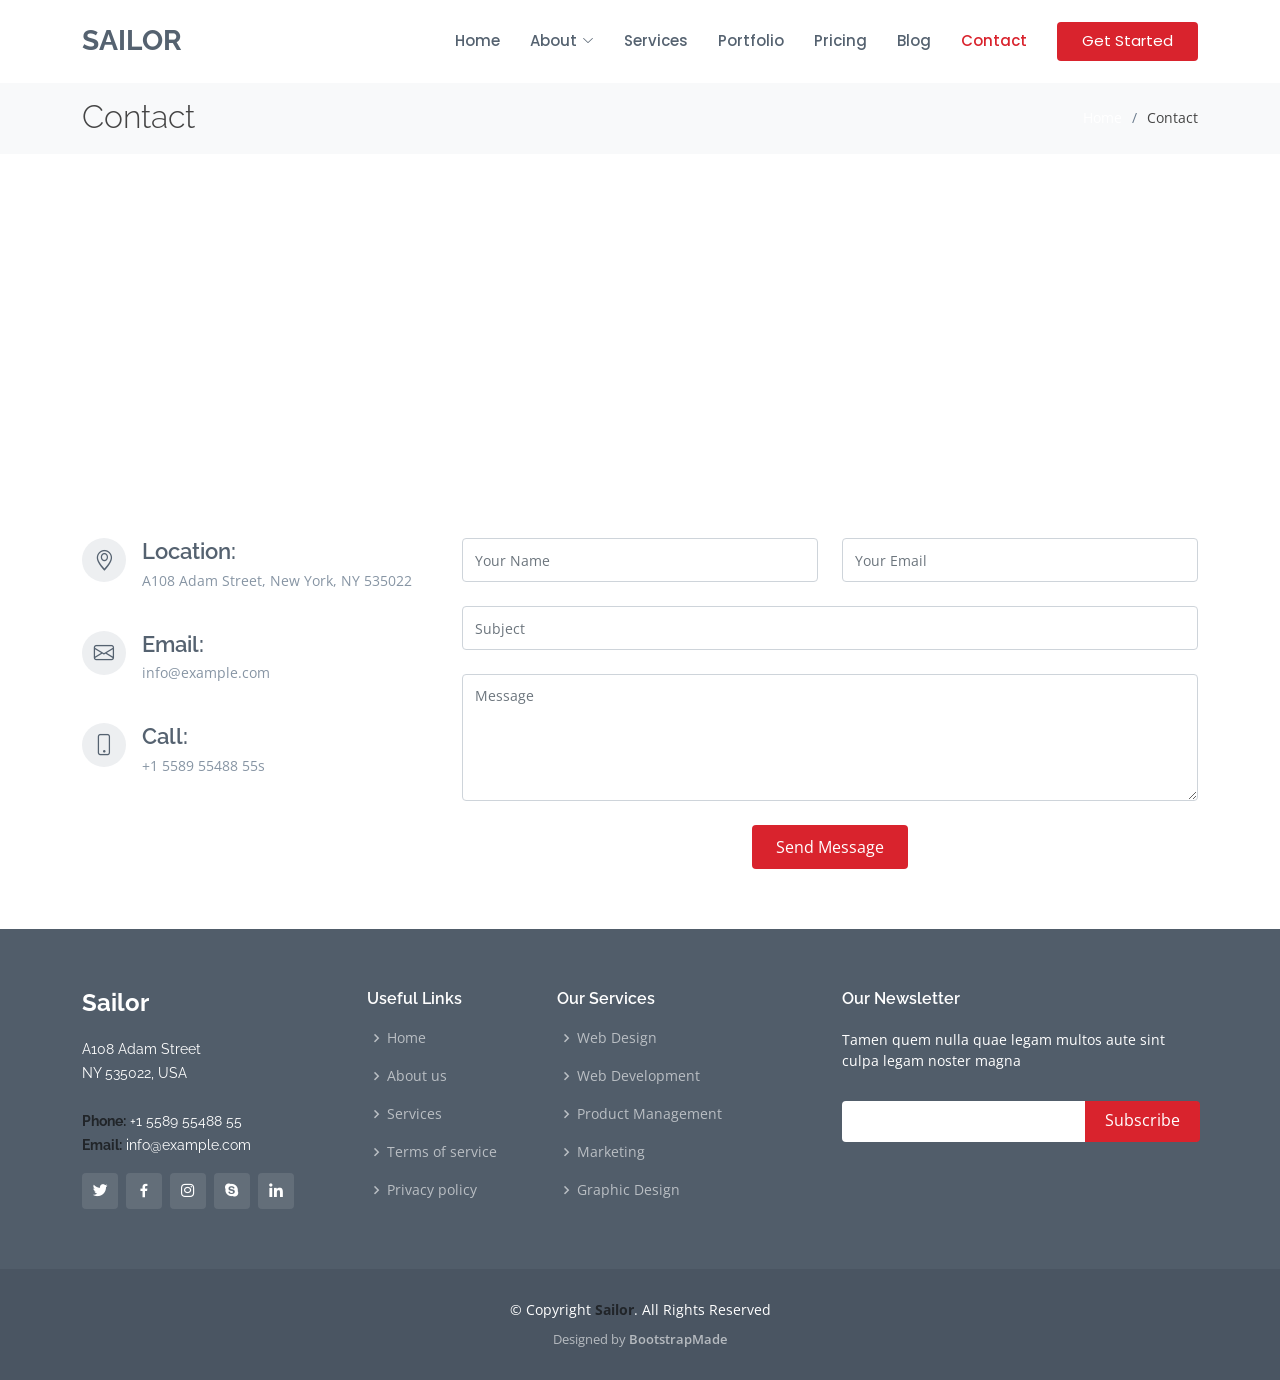
<file: contact.html>
<!DOCTYPE html>
<html lang="en">

<head>
  <meta charset="utf-8">
  <meta content="width=device-width, initial-scale=1.0" name="viewport">

  <title>Contact - Sailor Bootstrap Template</title>
  <meta content="" name="description">
  <meta content="" name="keywords">

  <!-- Favicons -->
  <link href="assets/img/favicon.png" rel="icon">
  <link href="assets/img/apple-touch-icon.png" rel="apple-touch-icon">

  <!-- Google Fonts -->
  <link href="https://fonts.googleapis.com/css?family=Open+Sans:300,300i,400,400i,600,600i,700,700i|Raleway:300,300i,400,400i,500,500i,600,600i,700,700i|Poppins:300,300i,400,400i,500,500i,600,600i,700,700i" rel="stylesheet">

  <!-- Vendor CSS Files -->
  <link href="assets/vendor/animate.css/animate.min.css" rel="stylesheet">
  <link href="assets/vendor/bootstrap/css/bootstrap.min.css" rel="stylesheet">
  <link href="assets/vendor/bootstrap-icons/bootstrap-icons.css" rel="stylesheet">
  <link href="assets/vendor/boxicons/css/boxicons.min.css" rel="stylesheet">
  <link href="assets/vendor/glightbox/css/glightbox.min.css" rel="stylesheet">
  <link href="assets/vendor/remixicon/remixicon.css" rel="stylesheet">
  <link href="assets/vendor/swiper/swiper-bundle.min.css" rel="stylesheet">

  <!-- Template Main CSS File -->
  <link href="assets/css/style.css" rel="stylesheet">

  <!-- =======================================================
  * Template Name: Sailor - v4.0.0
  * Template URL: https://bootstrapmade.com/sailor-free-bootstrap-theme/
  * Author: BootstrapMade.com
  * License: https://bootstrapmade.com/license/
  ======================================================== -->
</head>

<body>

  <!-- ======= Header ======= -->
  <header id="header" class="fixed-top d-flex align-items-center">
    <div class="container d-flex align-items-center">

      <h1 class="logo me-auto"><a href="index.html">Sailor</a></h1>
      <!-- Uncomment below if you prefer to use an image logo -->
      <!-- <a href="index.html" class="logo me-auto"><img src="assets/img/logo.png" alt="" class="img-fluid"></a>-->

      <nav id="navbar" class="navbar">
        <ul>
          <li><a href="index.html">Home</a></li>

          <li class="dropdown"><a href="#"><span>About</span> <i class="bi bi-chevron-down"></i></a>
            <ul>
              <li><a href="about.html">About</a></li>
              <li><a href="team.html">Team</a></li>
              <li><a href="testimonials.html">Testimonials</a></li>

              <li class="dropdown"><a href="#"><span>Deep Drop Down</span> <i class="bi bi-chevron-right"></i></a>
                <ul>
                  <li><a href="#">Deep Drop Down 1</a></li>
                  <li><a href="#">Deep Drop Down 2</a></li>
                  <li><a href="#">Deep Drop Down 3</a></li>
                  <li><a href="#">Deep Drop Down 4</a></li>
                  <li><a href="#">Deep Drop Down 5</a></li>
                </ul>
              </li>
            </ul>
          </li>
          <li><a href="services.html">Services</a></li>
          <li><a href="portfolio.html">Portfolio</a></li>
          <li><a href="pricing.html">Pricing</a></li>
          <li><a href="blog.html">Blog</a></li>

          <li><a href="contact.html" class="active">Contact</a></li>
          <li><a href="index.html" class="getstarted">Get Started</a></li>
        </ul>
        <i class="bi bi-list mobile-nav-toggle"></i>
      </nav><!-- .navbar -->

    </div>
  </header><!-- End Header -->

  <main id="main">

    <!-- ======= Breadcrumbs ======= -->
    <section id="breadcrumbs" class="breadcrumbs">
      <div class="container">

        <div class="d-flex justify-content-between align-items-center">
          <h2>Contact</h2>
          <ol>
            <li><a href="index.html">Home</a></li>
            <li>Contact</li>
          </ol>
        </div>

      </div>
    </section><!-- End Breadcrumbs -->

    <!-- ======= Contact Section ======= -->
    <section id="contact" class="contact">
      <div class="container">

        <div>
          <iframe style="border:0; width: 100%; height: 270px;" src="https://www.google.com/maps/embed?pb=!1m14!1m8!1m3!1d12097.433213460943!2d-74.0062269!3d40.7101282!3m2!1i1024!2i768!4f13.1!3m3!1m2!1s0x0%3A0xb89d1fe6bc499443!2sDowntown+Conference+Center!5e0!3m2!1smk!2sbg!4v1539943755621" frameborder="0" allowfullscreen></iframe>
        </div>

        <div class="row mt-5">

          <div class="col-lg-4">
            <div class="info">
              <div class="address">
                <i class="bi bi-geo-alt"></i>
                <h4>Location:</h4>
                <p>A108 Adam Street, New York, NY 535022</p>
              </div>

              <div class="email">
                <i class="bi bi-envelope"></i>
                <h4>Email:</h4>
                <p>info@example.com</p>
              </div>

              <div class="phone">
                <i class="bi bi-phone"></i>
                <h4>Call:</h4>
                <p>+1 5589 55488 55s</p>
              </div>

            </div>

          </div>

          <div class="col-lg-8 mt-5 mt-lg-0">

            <form action="forms/contact.php" method="post" role="form" class="php-email-form">
              <div class="row">
                <div class="col-md-6 form-group">
                  <input type="text" name="name" class="form-control" id="name" placeholder="Your Name" required>
                </div>
                <div class="col-md-6 form-group mt-3 mt-md-0">
                  <input type="email" class="form-control" name="email" id="email" placeholder="Your Email" required>
                </div>
              </div>
              <div class="form-group mt-3">
                <input type="text" class="form-control" name="subject" id="subject" placeholder="Subject" required>
              </div>
              <div class="form-group mt-3">
                <textarea class="form-control" name="message" rows="5" placeholder="Message" required></textarea>
              </div>
              <div class="my-3">
                <div class="loading">Loading</div>
                <div class="error-message"></div>
                <div class="sent-message">Your message has been sent. Thank you!</div>
              </div>
              <div class="text-center"><button type="submit">Send Message</button></div>
            </form>

          </div>

        </div>

      </div>
    </section><!-- End Contact Section -->

  </main><!-- End #main -->

  <!-- ======= Footer ======= -->
  <footer id="footer">
    <div class="footer-top">
      <div class="container">
        <div class="row">

          <div class="col-lg-3 col-md-6">
            <div class="footer-info">

              <h3>Sailor</h3>
              <p>
                A108 Adam Street <br>
                NY 535022, USA<br><br>
                <strong>Phone:</strong> +1 5589 55488 55<br>
                <strong>Email:</strong> info@example.com<br>
              </p>
              <div class="social-links mt-3">
                <a href="#" class="twitter"><i class="bx bxl-twitter"></i></a>
                <a href="#" class="facebook"><i class="bx bxl-facebook"></i></a>
                <a href="#" class="instagram"><i class="bx bxl-instagram"></i></a>
                <a href="#" class="google-plus"><i class="bx bxl-skype"></i></a>
                <a href="#" class="linkedin"><i class="bx bxl-linkedin"></i></a>
              </div>
            </div>
          </div>

          <div class="col-lg-2 col-md-6 footer-links">
            <h4>Useful Links</h4>
            <ul>
              <li><i class="bx bx-chevron-right"></i> <a href="#">Home</a></li>
              <li><i class="bx bx-chevron-right"></i> <a href="#">About us</a></li>
              <li><i class="bx bx-chevron-right"></i> <a href="#">Services</a></li>
              <li><i class="bx bx-chevron-right"></i> <a href="#">Terms of service</a></li>
              <li><i class="bx bx-chevron-right"></i> <a href="#">Privacy policy</a></li>
            </ul>
          </div>

          <div class="col-lg-3 col-md-6 footer-links">
            <h4>Our Services</h4>
            <ul>
              <li><i class="bx bx-chevron-right"></i> <a href="#">Web Design</a></li>
              <li><i class="bx bx-chevron-right"></i> <a href="#">Web Development</a></li>
              <li><i class="bx bx-chevron-right"></i> <a href="#">Product Management</a></li>
              <li><i class="bx bx-chevron-right"></i> <a href="#">Marketing</a></li>
              <li><i class="bx bx-chevron-right"></i> <a href="#">Graphic Design</a></li>
            </ul>
          </div>

          <div class="col-lg-4 col-md-6 footer-newsletter">
            <h4>Our Newsletter</h4>
            <p>Tamen quem nulla quae legam multos aute sint culpa legam noster magna</p>
            <form action="" method="post">
              <input type="email" name="email"><input type="submit" value="Subscribe">
            </form>

          </div>

        </div>
      </div>
    </div>

    <div class="container">
      <div class="copyright">
        &copy; Copyright <strong><span>Sailor</span></strong>. All Rights Reserved
      </div>
      <div class="credits">
        <!-- All the links in the footer should remain intact. -->
        <!-- You can delete the links only if you purchased the pro version. -->
        <!-- Licensing information: https://bootstrapmade.com/license/ -->
        <!-- Purchase the pro version with working PHP/AJAX contact form: https://bootstrapmade.com/sailor-free-bootstrap-theme/ -->
        Designed by <a href="https://bootstrapmade.com/">BootstrapMade</a>
      </div>
    </div>
  </footer><!-- End Footer -->

  <a href="#" class="back-to-top d-flex align-items-center justify-content-center"><i class="bi bi-arrow-up-short"></i></a>

  <!-- Vendor JS Files -->
  <script src="assets/vendor/bootstrap/js/bootstrap.bundle.min.js"></script>
  <script src="assets/vendor/glightbox/js/glightbox.min.js"></script>
  <script src="assets/vendor/isotope-layout/isotope.pkgd.min.js"></script>
  <script src="assets/vendor/php-email-form/validate.js"></script>
  <script src="assets/vendor/swiper/swiper-bundle.min.js"></script>
  <script src="assets/vendor/waypoints/noframework.waypoints.js"></script>

  <!-- Template Main JS File -->
  <script src="assets/js/main.js"></script>

</body>

</html>
</file>
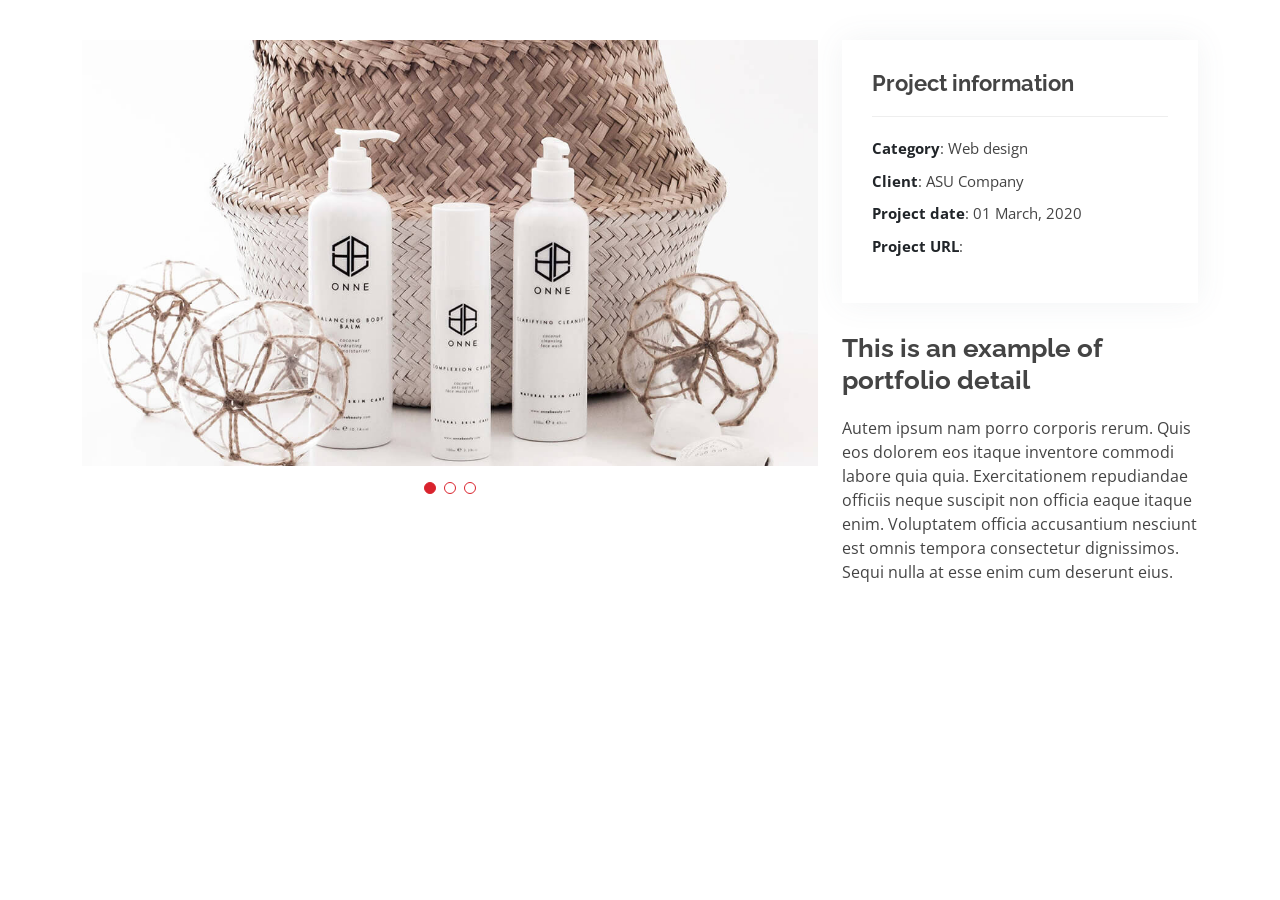
<file: portfolio-details.html>
<!DOCTYPE html>
<html lang="en">

<head>
  <meta charset="utf-8">
  <meta content="width=device-width, initial-scale=1.0" name="viewport">

  <title>Portfolio Details - Sailor Bootstrap Template</title>
  <meta content="" name="description">
  <meta content="" name="keywords">

  <!-- Favicons -->
  <link href="assets/img/favicon.png" rel="icon">
  <link href="assets/img/apple-touch-icon.png" rel="apple-touch-icon">

  <!-- Google Fonts -->
  <link href="https://fonts.googleapis.com/css?family=Open+Sans:300,300i,400,400i,600,600i,700,700i|Raleway:300,300i,400,400i,500,500i,600,600i,700,700i|Poppins:300,300i,400,400i,500,500i,600,600i,700,700i" rel="stylesheet">

  <!-- Vendor CSS Files -->
  <link href="assets/vendor/animate.css/animate.min.css" rel="stylesheet">
  <link href="assets/vendor/bootstrap/css/bootstrap.min.css" rel="stylesheet">
  <link href="assets/vendor/bootstrap-icons/bootstrap-icons.css" rel="stylesheet">
  <link href="assets/vendor/boxicons/css/boxicons.min.css" rel="stylesheet">
  <link href="assets/vendor/glightbox/css/glightbox.min.css" rel="stylesheet">
  <link href="assets/vendor/remixicon/remixicon.css" rel="stylesheet">
  <link href="assets/vendor/swiper/swiper-bundle.min.css" rel="stylesheet">

  <!-- Template Main CSS File -->
  <link href="assets/css/style.css" rel="stylesheet">

  <!-- =======================================================
  * Template Name: Sailor - v4.0.0
  * Template URL: https://bootstrapmade.com/sailor-free-bootstrap-theme/
  * Author: BootstrapMade.com
  * License: https://bootstrapmade.com/license/
  ======================================================== -->
</head>

<body>

  <main id="main">

    <!-- ======= Portfolio Details Section ======= -->
    <section id="portfolio-details" class="portfolio-details">
      <div class="container">

        <div class="row gy-4">

          <div class="col-lg-8">
            <div class="portfolio-details-slider swiper-container">
              <div class="swiper-wrapper align-items-center">

                <div class="swiper-slide">
                  <img src="assets/img/portfolio/portfolio-details-1.jpg" alt="">
                </div>

                <div class="swiper-slide">
                  <img src="assets/img/portfolio/portfolio-details-2.jpg" alt="">
                </div>

                <div class="swiper-slide">
                  <img src="assets/img/portfolio/portfolio-details-3.jpg" alt="">
                </div>

              </div>
              <div class="swiper-pagination"></div>
            </div>
          </div>

          <div class="col-lg-4">
            <div class="portfolio-info">
              <h3>Project information</h3>
              <ul>
                <li><strong>Category</strong>: Web design</li>
                <li><strong>Client</strong>: ASU Company</li>
                <li><strong>Project date</strong>: 01 March, 2020</li>
                <li><strong>Project URL</strong>: <a href="#">www.example.com</a></li>
              </ul>
            </div>
            <div class="portfolio-description">
              <h2>This is an example of portfolio detail</h2>
              <p>
                Autem ipsum nam porro corporis rerum. Quis eos dolorem eos itaque inventore commodi labore quia quia. Exercitationem repudiandae officiis neque suscipit non officia eaque itaque enim. Voluptatem officia accusantium nesciunt est omnis tempora consectetur dignissimos. Sequi nulla at esse enim cum deserunt eius.
              </p>
            </div>
          </div>

        </div>

      </div>
    </section><!-- End Portfolio Details Section -->

  </main><!-- End #main -->

  <a href="#" class="back-to-top d-flex align-items-center justify-content-center"><i class="bi bi-arrow-up-short"></i></a>

  <!-- Vendor JS Files -->
  <script src="assets/vendor/bootstrap/js/bootstrap.bundle.min.js"></script>
  <script src="assets/vendor/glightbox/js/glightbox.min.js"></script>
  <script src="assets/vendor/isotope-layout/isotope.pkgd.min.js"></script>
  <script src="assets/vendor/php-email-form/validate.js"></script>
  <script src="assets/vendor/swiper/swiper-bundle.min.js"></script>
  <script src="assets/vendor/waypoints/noframework.waypoints.js"></script>

  <!-- Template Main JS File -->
  <script src="assets/js/main.js"></script>

</body>

</html>
</file>
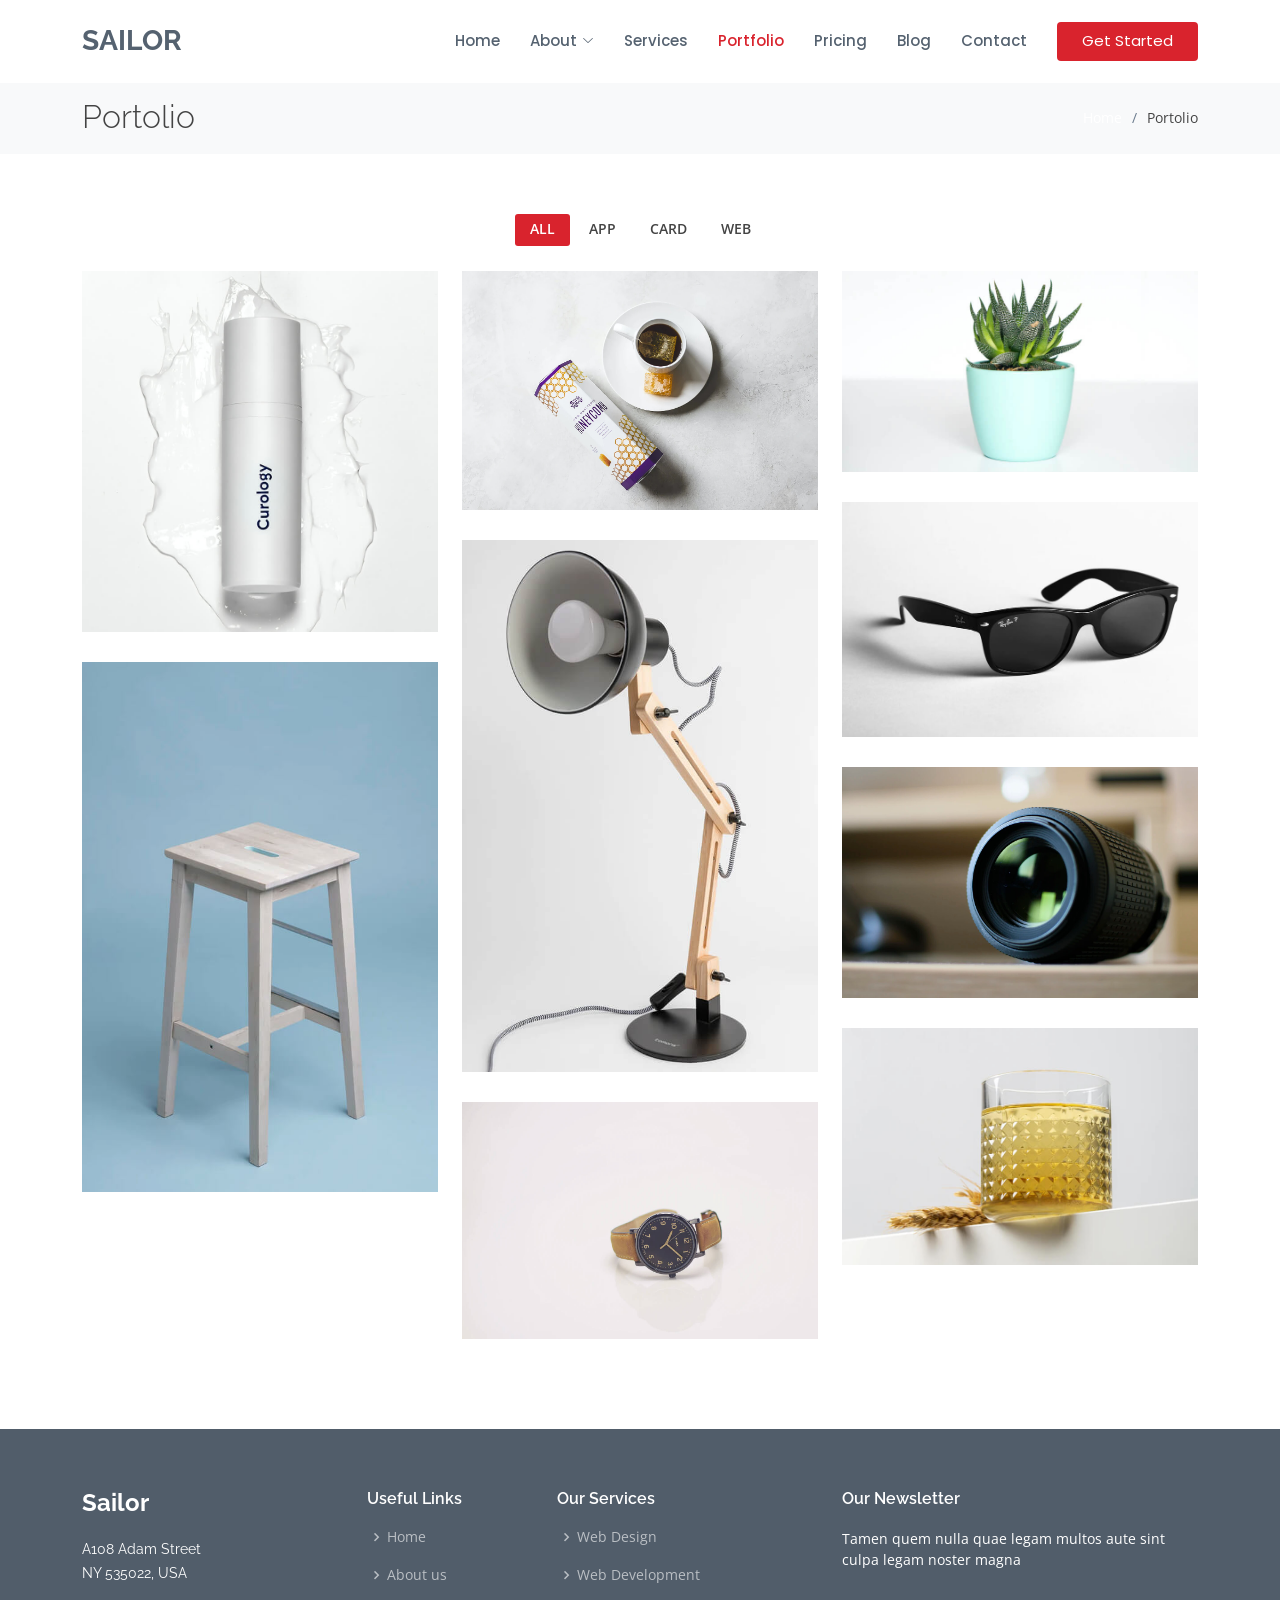
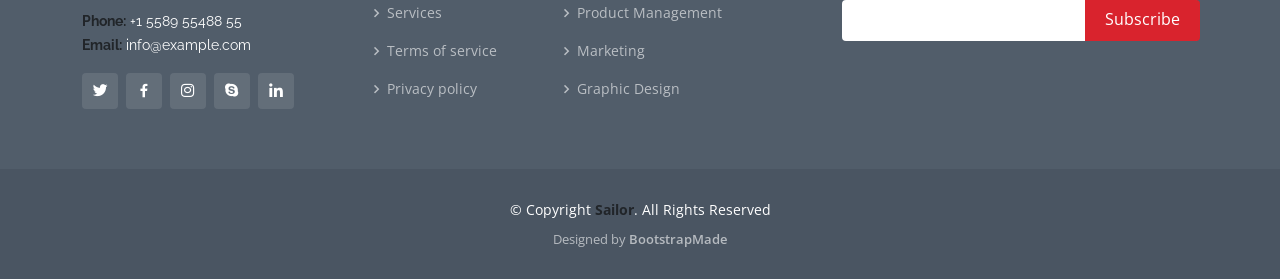
<file: portfolio.html>
<!DOCTYPE html>
<html lang="en">

<head>
  <meta charset="utf-8">
  <meta content="width=device-width, initial-scale=1.0" name="viewport">

  <title>Portfolio - Sailor Bootstrap Template</title>
  <meta content="" name="description">
  <meta content="" name="keywords">

  <!-- Favicons -->
  <link href="assets/img/favicon.png" rel="icon">
  <link href="assets/img/apple-touch-icon.png" rel="apple-touch-icon">

  <!-- Google Fonts -->
  <link href="https://fonts.googleapis.com/css?family=Open+Sans:300,300i,400,400i,600,600i,700,700i|Raleway:300,300i,400,400i,500,500i,600,600i,700,700i|Poppins:300,300i,400,400i,500,500i,600,600i,700,700i" rel="stylesheet">

  <!-- Vendor CSS Files -->
  <link href="assets/vendor/animate.css/animate.min.css" rel="stylesheet">
  <link href="assets/vendor/bootstrap/css/bootstrap.min.css" rel="stylesheet">
  <link href="assets/vendor/bootstrap-icons/bootstrap-icons.css" rel="stylesheet">
  <link href="assets/vendor/boxicons/css/boxicons.min.css" rel="stylesheet">
  <link href="assets/vendor/glightbox/css/glightbox.min.css" rel="stylesheet">
  <link href="assets/vendor/remixicon/remixicon.css" rel="stylesheet">
  <link href="assets/vendor/swiper/swiper-bundle.min.css" rel="stylesheet">

  <!-- Template Main CSS File -->
  <link href="assets/css/style.css" rel="stylesheet">

  <!-- =======================================================
  * Template Name: Sailor - v4.0.0
  * Template URL: https://bootstrapmade.com/sailor-free-bootstrap-theme/
  * Author: BootstrapMade.com
  * License: https://bootstrapmade.com/license/
  ======================================================== -->
</head>

<body>

  <!-- ======= Header ======= -->
  <header id="header" class="fixed-top d-flex align-items-center">
    <div class="container d-flex align-items-center">

      <h1 class="logo me-auto"><a href="index.html">Sailor</a></h1>
      <!-- Uncomment below if you prefer to use an image logo -->
      <!-- <a href="index.html" class="logo me-auto"><img src="assets/img/logo.png" alt="" class="img-fluid"></a>-->

      <nav id="navbar" class="navbar">
        <ul>
          <li><a href="index.html">Home</a></li>

          <li class="dropdown"><a href="#"><span>About</span> <i class="bi bi-chevron-down"></i></a>
            <ul>
              <li><a href="about.html">About</a></li>
              <li><a href="team.html">Team</a></li>
              <li><a href="testimonials.html">Testimonials</a></li>

              <li class="dropdown"><a href="#"><span>Deep Drop Down</span> <i class="bi bi-chevron-right"></i></a>
                <ul>
                  <li><a href="#">Deep Drop Down 1</a></li>
                  <li><a href="#">Deep Drop Down 2</a></li>
                  <li><a href="#">Deep Drop Down 3</a></li>
                  <li><a href="#">Deep Drop Down 4</a></li>
                  <li><a href="#">Deep Drop Down 5</a></li>
                </ul>
              </li>
            </ul>
          </li>
          <li><a href="services.html">Services</a></li>
          <li><a href="portfolio.html" class="active">Portfolio</a></li>
          <li><a href="pricing.html">Pricing</a></li>
          <li><a href="blog.html">Blog</a></li>

          <li><a href="contact.html">Contact</a></li>
          <li><a href="index.html" class="getstarted">Get Started</a></li>
        </ul>
        <i class="bi bi-list mobile-nav-toggle"></i>
      </nav><!-- .navbar -->

    </div>
  </header><!-- End Header -->

  <main id="main">

    <!-- ======= Breadcrumbs ======= -->
    <section id="breadcrumbs" class="breadcrumbs">
      <div class="container">

        <div class="d-flex justify-content-between align-items-center">
          <h2>Portolio</h2>
          <ol>
            <li><a href="index.html">Home</a></li>
            <li>Portolio</li>
          </ol>
        </div>

      </div>
    </section><!-- End Breadcrumbs -->

    <!-- ======= Portfolio Section ======= -->
    <section id="portfolio" class="portfolio">
      <div class="container">

        <div class="row">
          <div class="col-lg-12 d-flex justify-content-center">
            <ul id="portfolio-flters">
              <li data-filter="*" class="filter-active">All</li>
              <li data-filter=".filter-app">App</li>
              <li data-filter=".filter-card">Card</li>
              <li data-filter=".filter-web">Web</li>
            </ul>
          </div>
        </div>

        <div class="row portfolio-container">

          <div class="col-lg-4 col-md-6 portfolio-item filter-app">
            <div class="portfolio-wrap">
              <img src="assets/img/portfolio/portfolio-1.jpg" class="img-fluid" alt="">
              <div class="portfolio-info">
                <h4>App 1</h4>
                <p>App</p>
                <div class="portfolio-links">
                  <a href="assets/img/portfolio/portfolio-1.jpg" data-gallery="portfolioGallery" class="portfolio-lightbox" title="App 1"><i class="bx bx-plus"></i></a>
                  <a href="portfolio-details.html" class="portfolio-details-lightbox" data-glightbox="type: external" title="Portfolio Details"><i class="bx bx-link"></i></a>
                </div>
              </div>
            </div>
          </div>

          <div class="col-lg-4 col-md-6 portfolio-item filter-web">
            <div class="portfolio-wrap">
              <img src="assets/img/portfolio/portfolio-2.jpg" class="img-fluid" alt="">
              <div class="portfolio-info">
                <h4>Web 3</h4>
                <p>Web</p>
                <div class="portfolio-links">
                  <a href="assets/img/portfolio/portfolio-2.jpg" data-gallery="portfolioGallery" class="portfolio-lightbox" title="Web 3"><i class="bx bx-plus"></i></a>
                  <a href="portfolio-details.html" class="portfolio-details-lightbox" data-glightbox="type: external" title="Portfolio Details"><i class="bx bx-link"></i></a>
                </div>
              </div>
            </div>
          </div>

          <div class="col-lg-4 col-md-6 portfolio-item filter-app">
            <div class="portfolio-wrap">
              <img src="assets/img/portfolio/portfolio-3.jpg" class="img-fluid" alt="">
              <div class="portfolio-info">
                <h4>App 2</h4>
                <p>App</p>
                <div class="portfolio-links">
                  <a href="assets/img/portfolio/portfolio-3.jpg" data-gallery="portfolioGallery" class="portfolio-lightbox" title="App 2"><i class="bx bx-plus"></i></a>
                  <a href="portfolio-details.html" class="portfolio-details-lightbox" data-glightbox="type: external" title="Portfolio Details"><i class="bx bx-link"></i></a>
                </div>
              </div>
            </div>
          </div>

          <div class="col-lg-4 col-md-6 portfolio-item filter-card">
            <div class="portfolio-wrap">
              <img src="assets/img/portfolio/portfolio-4.jpg" class="img-fluid" alt="">
              <div class="portfolio-info">
                <h4>Card 2</h4>
                <p>Card</p>
                <div class="portfolio-links">
                  <a href="assets/img/portfolio/portfolio-4.jpg" data-gallery="portfolioGallery" class="portfolio-lightbox" title="Card 2"><i class="bx bx-plus"></i></a>
                  <a href="portfolio-details.html" class="portfolio-details-lightbox" data-glightbox="type: external" title="Portfolio Details"><i class="bx bx-link"></i></a>
                </div>
              </div>
            </div>
          </div>

          <div class="col-lg-4 col-md-6 portfolio-item filter-web">
            <div class="portfolio-wrap">
              <img src="assets/img/portfolio/portfolio-5.jpg" class="img-fluid" alt="">
              <div class="portfolio-info">
                <h4>Web 2</h4>
                <p>Web</p>
                <div class="portfolio-links">
                  <a href="assets/img/portfolio/portfolio-5.jpg" data-gallery="portfolioGallery" class="portfolio-lightbox" title="Web 2"><i class="bx bx-plus"></i></a>
                  <a href="portfolio-details.html" class="portfolio-details-lightbox" data-glightbox="type: external" title="Portfolio Details"><i class="bx bx-link"></i></a>
                </div>
              </div>
            </div>
          </div>

          <div class="col-lg-4 col-md-6 portfolio-item filter-app">
            <div class="portfolio-wrap">
              <img src="assets/img/portfolio/portfolio-6.jpg" class="img-fluid" alt="">
              <div class="portfolio-info">
                <h4>App 3</h4>
                <p>App</p>
                <div class="portfolio-links">
                  <a href="assets/img/portfolio/portfolio-6.jpg" data-gallery="portfolioGallery" class="portfolio-lightbox" title="App 3"><i class="bx bx-plus"></i></a>
                  <a href="portfolio-details.html" class="portfolio-details-lightbox" data-glightbox="type: external" title="Portfolio Details"><i class="bx bx-link"></i></a>
                </div>
              </div>
            </div>
          </div>

          <div class="col-lg-4 col-md-6 portfolio-item filter-card">
            <div class="portfolio-wrap">
              <img src="assets/img/portfolio/portfolio-7.jpg" class="img-fluid" alt="">
              <div class="portfolio-info">
                <h4>Card 1</h4>
                <p>Card</p>
                <div class="portfolio-links">
                  <a href="assets/img/portfolio/portfolio-7.jpg" data-gallery="portfolioGallery" class="portfolio-lightbox" title="Card 1"><i class="bx bx-plus"></i></a>
                  <a href="portfolio-details.html" class="portfolio-details-lightbox" data-glightbox="type: external" title="Portfolio Details"><i class="bx bx-link"></i></a>
                </div>
              </div>
            </div>
          </div>

          <div class="col-lg-4 col-md-6 portfolio-item filter-card">
            <div class="portfolio-wrap">
              <img src="assets/img/portfolio/portfolio-8.jpg" class="img-fluid" alt="">
              <div class="portfolio-info">
                <h4>Card 3</h4>
                <p>Card</p>
                <div class="portfolio-links">
                  <a href="assets/img/portfolio/portfolio-8.jpg" data-gallery="portfolioGallery" class="portfolio-lightbox" title="Card 3"><i class="bx bx-plus"></i></a>
                  <a href="portfolio-details.html" class="portfolio-details-lightbox" data-glightbox="type: external" title="Portfolio Details"><i class="bx bx-link"></i></a>
                </div>
              </div>
            </div>
          </div>

          <div class="col-lg-4 col-md-6 portfolio-item filter-web">
            <div class="portfolio-wrap">
              <img src="assets/img/portfolio/portfolio-9.jpg" class="img-fluid" alt="">
              <div class="portfolio-info">
                <h4>Web 3</h4>
                <p>Web</p>
                <div class="portfolio-links">
                  <a href="assets/img/portfolio/portfolio-9.jpg" data-gallery="portfolioGallery" class="portfolio-lightbox" title="Web 3"><i class="bx bx-plus"></i></a>
                  <a href="portfolio-details.html" class="portfolio-details-lightbox" data-glightbox="type: external" title="Portfolio Details"><i class="bx bx-link"></i></a>
                </div>
              </div>
            </div>
          </div>

        </div>

      </div>
    </section><!-- End Portfolio Section -->

  </main><!-- End #main -->

  <!-- ======= Footer ======= -->
  <footer id="footer">
    <div class="footer-top">
      <div class="container">
        <div class="row">

          <div class="col-lg-3 col-md-6">
            <div class="footer-info">
              <h3>Sailor</h3>
              <p>
                A108 Adam Street <br>
                NY 535022, USA<br><br>
                <strong>Phone:</strong> +1 5589 55488 55<br>
                <strong>Email:</strong> info@example.com<br>
              </p>
              <div class="social-links mt-3">
                <a href="#" class="twitter"><i class="bx bxl-twitter"></i></a>
                <a href="#" class="facebook"><i class="bx bxl-facebook"></i></a>
                <a href="#" class="instagram"><i class="bx bxl-instagram"></i></a>
                <a href="#" class="google-plus"><i class="bx bxl-skype"></i></a>
                <a href="#" class="linkedin"><i class="bx bxl-linkedin"></i></a>
              </div>
            </div>
          </div>

          <div class="col-lg-2 col-md-6 footer-links">
            <h4>Useful Links</h4>
            <ul>
              <li><i class="bx bx-chevron-right"></i> <a href="#">Home</a></li>
              <li><i class="bx bx-chevron-right"></i> <a href="#">About us</a></li>
              <li><i class="bx bx-chevron-right"></i> <a href="#">Services</a></li>
              <li><i class="bx bx-chevron-right"></i> <a href="#">Terms of service</a></li>
              <li><i class="bx bx-chevron-right"></i> <a href="#">Privacy policy</a></li>
            </ul>
          </div>

          <div class="col-lg-3 col-md-6 footer-links">
            <h4>Our Services</h4>
            <ul>
              <li><i class="bx bx-chevron-right"></i> <a href="#">Web Design</a></li>
              <li><i class="bx bx-chevron-right"></i> <a href="#">Web Development</a></li>
              <li><i class="bx bx-chevron-right"></i> <a href="#">Product Management</a></li>
              <li><i class="bx bx-chevron-right"></i> <a href="#">Marketing</a></li>
              <li><i class="bx bx-chevron-right"></i> <a href="#">Graphic Design</a></li>
            </ul>
          </div>

          <div class="col-lg-4 col-md-6 footer-newsletter">
            <h4>Our Newsletter</h4>
            <p>Tamen quem nulla quae legam multos aute sint culpa legam noster magna</p>
            <form action="" method="post">
              <input type="email" name="email"><input type="submit" value="Subscribe">
            </form>

          </div>

        </div>
      </div>
    </div>

    <div class="container">
      <div class="copyright">
        &copy; Copyright <strong><span>Sailor</span></strong>. All Rights Reserved
      </div>
      <div class="credits">
        <!-- All the links in the footer should remain intact. -->
        <!-- You can delete the links only if you purchased the pro version. -->
        <!-- Licensing information: https://bootstrapmade.com/license/ -->
        <!-- Purchase the pro version with working PHP/AJAX contact form: https://bootstrapmade.com/sailor-free-bootstrap-theme/ -->
        Designed by <a href="https://bootstrapmade.com/">BootstrapMade</a>
      </div>
    </div>
  </footer><!-- End Footer -->

  <a href="#" class="back-to-top d-flex align-items-center justify-content-center"><i class="bi bi-arrow-up-short"></i></a>

  <!-- Vendor JS Files -->
  <script src="assets/vendor/bootstrap/js/bootstrap.bundle.min.js"></script>
  <script src="assets/vendor/glightbox/js/glightbox.min.js"></script>
  <script src="assets/vendor/isotope-layout/isotope.pkgd.min.js"></script>
  <script src="assets/vendor/php-email-form/validate.js"></script>
  <script src="assets/vendor/swiper/swiper-bundle.min.js"></script>
  <script src="assets/vendor/waypoints/noframework.waypoints.js"></script>

  <!-- Template Main JS File -->
  <script src="assets/js/main.js"></script>

</body>

</html>
</file>
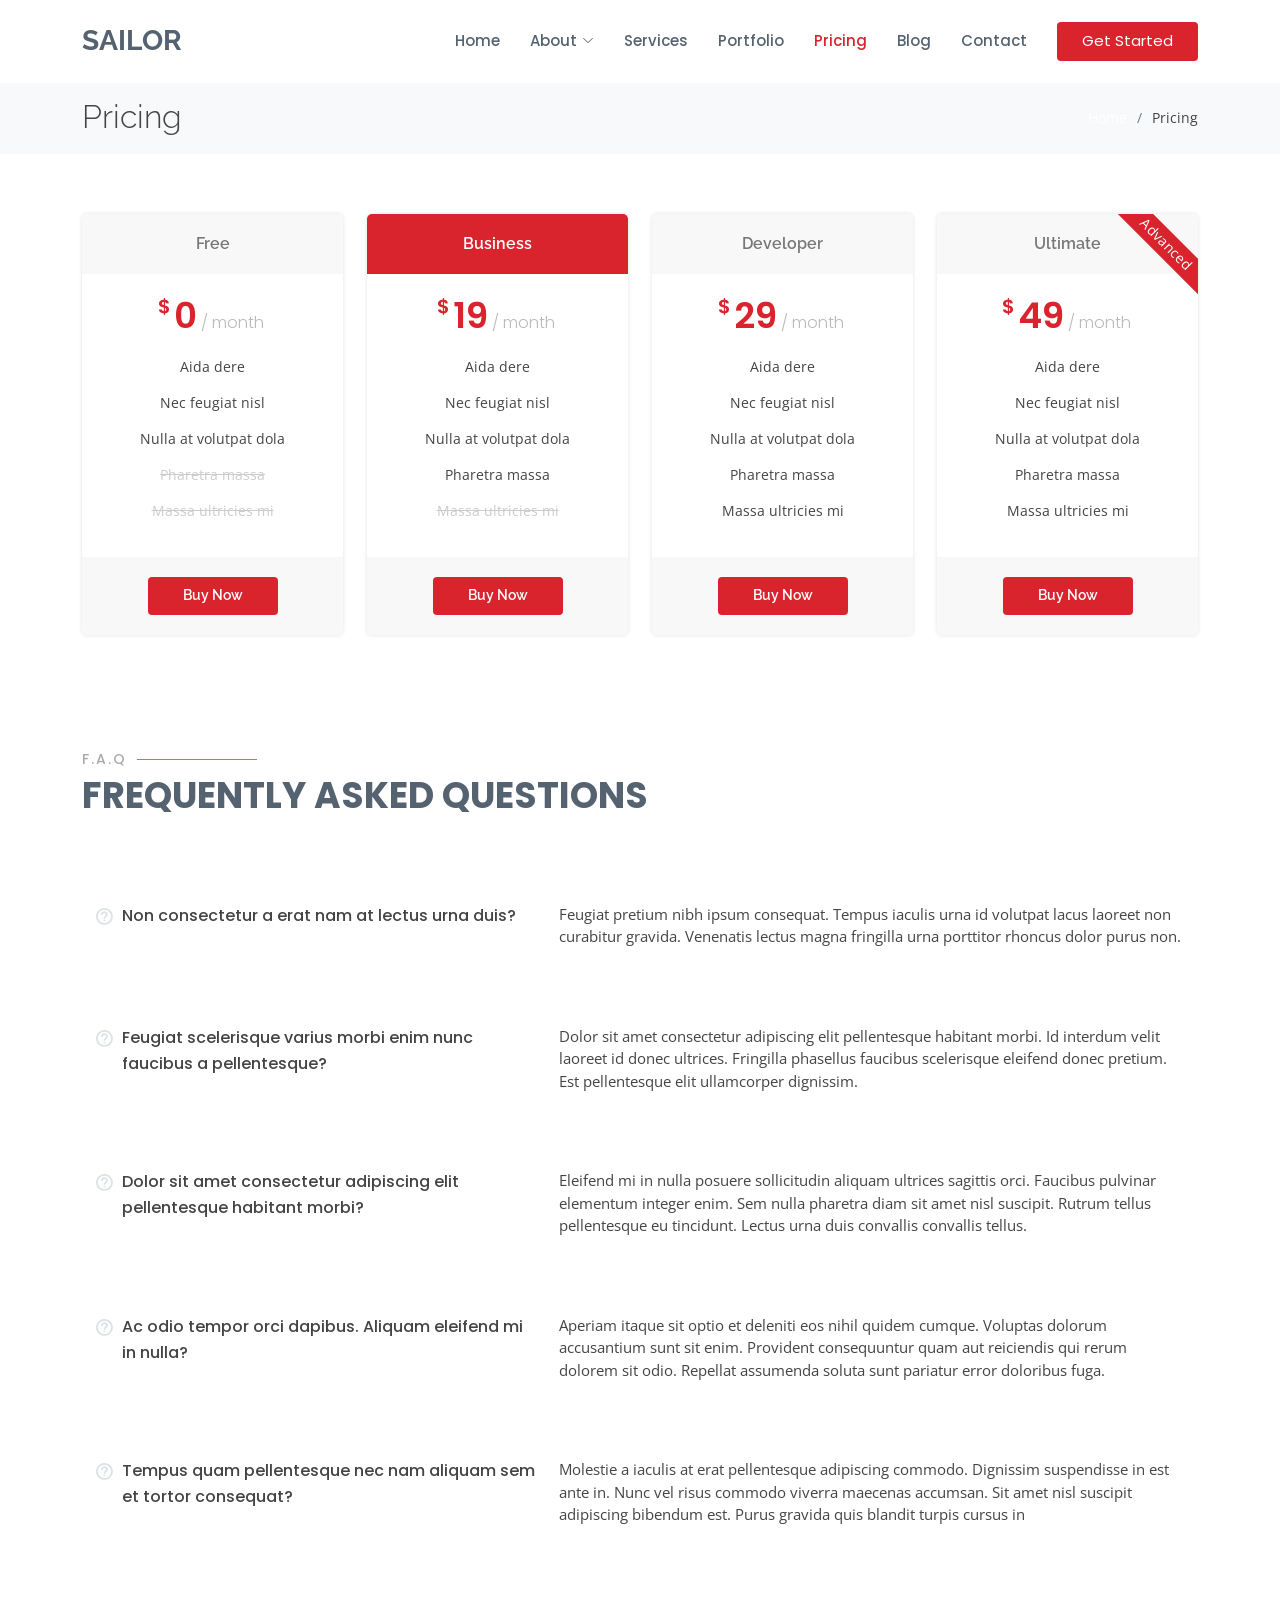
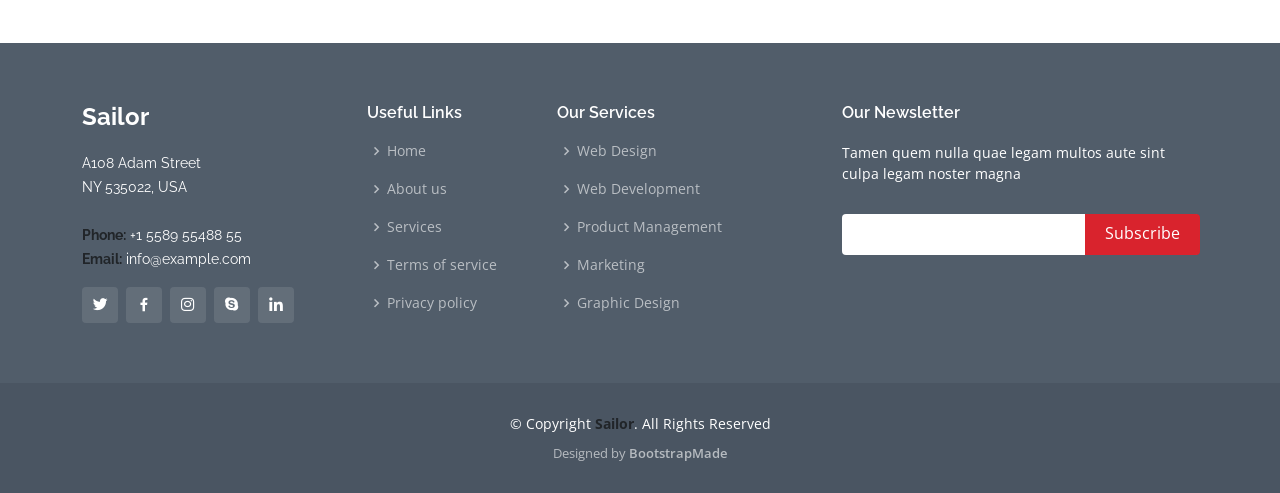
<file: pricing.html>
<!DOCTYPE html>
<html lang="en">

<head>
  <meta charset="utf-8">
  <meta content="width=device-width, initial-scale=1.0" name="viewport">

  <title>Pricing - Sailor Bootstrap Template</title>
  <meta content="" name="description">
  <meta content="" name="keywords">

  <!-- Favicons -->
  <link href="assets/img/favicon.png" rel="icon">
  <link href="assets/img/apple-touch-icon.png" rel="apple-touch-icon">

  <!-- Google Fonts -->
  <link href="https://fonts.googleapis.com/css?family=Open+Sans:300,300i,400,400i,600,600i,700,700i|Raleway:300,300i,400,400i,500,500i,600,600i,700,700i|Poppins:300,300i,400,400i,500,500i,600,600i,700,700i" rel="stylesheet">

  <!-- Vendor CSS Files -->
  <link href="assets/vendor/animate.css/animate.min.css" rel="stylesheet">
  <link href="assets/vendor/bootstrap/css/bootstrap.min.css" rel="stylesheet">
  <link href="assets/vendor/bootstrap-icons/bootstrap-icons.css" rel="stylesheet">
  <link href="assets/vendor/boxicons/css/boxicons.min.css" rel="stylesheet">
  <link href="assets/vendor/glightbox/css/glightbox.min.css" rel="stylesheet">
  <link href="assets/vendor/remixicon/remixicon.css" rel="stylesheet">
  <link href="assets/vendor/swiper/swiper-bundle.min.css" rel="stylesheet">

  <!-- Template Main CSS File -->
  <link href="assets/css/style.css" rel="stylesheet">

  <!-- =======================================================
  * Template Name: Sailor - v4.0.0
  * Template URL: https://bootstrapmade.com/sailor-free-bootstrap-theme/
  * Author: BootstrapMade.com
  * License: https://bootstrapmade.com/license/
  ======================================================== -->
</head>

<body>

  <!-- ======= Header ======= -->
  <header id="header" class="fixed-top d-flex align-items-center">
    <div class="container d-flex align-items-center">

      <h1 class="logo me-auto"><a href="index.html">Sailor</a></h1>
      <!-- Uncomment below if you prefer to use an image logo -->
      <!-- <a href="index.html" class="logo me-auto"><img src="assets/img/logo.png" alt="" class="img-fluid"></a>-->

      <nav id="navbar" class="navbar">
        <ul>
          <li><a href="index.html">Home</a></li>

          <li class="dropdown"><a href="#"><span>About</span> <i class="bi bi-chevron-down"></i></a>
            <ul>
              <li><a href="about.html">About</a></li>
              <li><a href="team.html">Team</a></li>
              <li><a href="testimonials.html">Testimonials</a></li>

              <li class="dropdown"><a href="#"><span>Deep Drop Down</span> <i class="bi bi-chevron-right"></i></a>
                <ul>
                  <li><a href="#">Deep Drop Down 1</a></li>
                  <li><a href="#">Deep Drop Down 2</a></li>
                  <li><a href="#">Deep Drop Down 3</a></li>
                  <li><a href="#">Deep Drop Down 4</a></li>
                  <li><a href="#">Deep Drop Down 5</a></li>
                </ul>
              </li>
            </ul>
          </li>
          <li><a href="services.html">Services</a></li>
          <li><a href="portfolio.html">Portfolio</a></li>
          <li><a href="pricing.html" class="active">Pricing</a></li>
          <li><a href="blog.html">Blog</a></li>

          <li><a href="contact.html">Contact</a></li>
          <li><a href="index.html" class="getstarted">Get Started</a></li>
        </ul>
        <i class="bi bi-list mobile-nav-toggle"></i>
      </nav><!-- .navbar -->

    </div>
  </header><!-- End Header -->

  <main id="main">

    <!-- ======= Breadcrumbs ======= -->
    <section id="breadcrumbs" class="breadcrumbs">
      <div class="container">

        <div class="d-flex justify-content-between align-items-center">
          <h2>Pricing</h2>
          <ol>
            <li><a href="index.html">Home</a></li>
            <li>Pricing</li>
          </ol>
        </div>

      </div>
    </section><!-- End Breadcrumbs -->

    <!-- ======= Pricing Section ======= -->
    <section id="pricing" class="pricing">
      <div class="container">

        <div class="row">

          <div class="col-lg-3 col-md-6">
            <div class="box">
              <h3>Free</h3>
              <h4><sup>$</sup>0<span> / month</span></h4>
              <ul>
                <li>Aida dere</li>
                <li>Nec feugiat nisl</li>
                <li>Nulla at volutpat dola</li>
                <li class="na">Pharetra massa</li>
                <li class="na">Massa ultricies mi</li>
              </ul>
              <div class="btn-wrap">
                <a href="#" class="btn-buy">Buy Now</a>
              </div>
            </div>
          </div>

          <div class="col-lg-3 col-md-6 mt-4 mt-md-0">
            <div class="box featured">
              <h3>Business</h3>
              <h4><sup>$</sup>19<span> / month</span></h4>
              <ul>
                <li>Aida dere</li>
                <li>Nec feugiat nisl</li>
                <li>Nulla at volutpat dola</li>
                <li>Pharetra massa</li>
                <li class="na">Massa ultricies mi</li>
              </ul>
              <div class="btn-wrap">
                <a href="#" class="btn-buy">Buy Now</a>
              </div>
            </div>
          </div>

          <div class="col-lg-3 col-md-6 mt-4 mt-lg-0">
            <div class="box">
              <h3>Developer</h3>
              <h4><sup>$</sup>29<span> / month</span></h4>
              <ul>
                <li>Aida dere</li>
                <li>Nec feugiat nisl</li>
                <li>Nulla at volutpat dola</li>
                <li>Pharetra massa</li>
                <li>Massa ultricies mi</li>
              </ul>
              <div class="btn-wrap">
                <a href="#" class="btn-buy">Buy Now</a>
              </div>
            </div>
          </div>

          <div class="col-lg-3 col-md-6 mt-4 mt-lg-0">
            <div class="box">
              <span class="advanced">Advanced</span>
              <h3>Ultimate</h3>
              <h4><sup>$</sup>49<span> / month</span></h4>
              <ul>
                <li>Aida dere</li>
                <li>Nec feugiat nisl</li>
                <li>Nulla at volutpat dola</li>
                <li>Pharetra massa</li>
                <li>Massa ultricies mi</li>
              </ul>
              <div class="btn-wrap">
                <a href="#" class="btn-buy">Buy Now</a>
              </div>
            </div>
          </div>

        </div>

      </div>
    </section><!-- End Pricing Section -->

    <!-- ======= Frequently Asked Questions Section ======= -->
    <section id="faq" class="faq">
      <div class="container">

        <div class="section-title">
          <h2>F.A.Q</h2>
          <p>Frequently Asked Questions</p>
        </div>

        <div class="row faq-item d-flex align-items-stretch">
          <div class="col-lg-5">
            <i class="bx bx-help-circle"></i>
            <h4>Non consectetur a erat nam at lectus urna duis?</h4>
          </div>
          <div class="col-lg-7">
            <p>
              Feugiat pretium nibh ipsum consequat. Tempus iaculis urna id volutpat lacus laoreet non curabitur gravida. Venenatis lectus magna fringilla urna porttitor rhoncus dolor purus non.
            </p>
          </div>
        </div><!-- End F.A.Q Item-->

        <div class="row faq-item d-flex align-items-stretch">
          <div class="col-lg-5">
            <i class="bx bx-help-circle"></i>
            <h4>Feugiat scelerisque varius morbi enim nunc faucibus a pellentesque?</h4>
          </div>
          <div class="col-lg-7">
            <p>
              Dolor sit amet consectetur adipiscing elit pellentesque habitant morbi. Id interdum velit laoreet id donec ultrices. Fringilla phasellus faucibus scelerisque eleifend donec pretium. Est pellentesque elit ullamcorper dignissim.
            </p>
          </div>
        </div><!-- End F.A.Q Item-->

        <div class="row faq-item d-flex align-items-stretch">
          <div class="col-lg-5">
            <i class="bx bx-help-circle"></i>
            <h4>Dolor sit amet consectetur adipiscing elit pellentesque habitant morbi?</h4>
          </div>
          <div class="col-lg-7">
            <p>
              Eleifend mi in nulla posuere sollicitudin aliquam ultrices sagittis orci. Faucibus pulvinar elementum integer enim. Sem nulla pharetra diam sit amet nisl suscipit. Rutrum tellus pellentesque eu tincidunt. Lectus urna duis convallis convallis tellus.
            </p>
          </div>
        </div><!-- End F.A.Q Item-->

        <div class="row faq-item d-flex align-items-stretch">
          <div class="col-lg-5">
            <i class="bx bx-help-circle"></i>
            <h4>Ac odio tempor orci dapibus. Aliquam eleifend mi in nulla?</h4>
          </div>
          <div class="col-lg-7">
            <p>
              Aperiam itaque sit optio et deleniti eos nihil quidem cumque. Voluptas dolorum accusantium sunt sit enim. Provident consequuntur quam aut reiciendis qui rerum dolorem sit odio. Repellat assumenda soluta sunt pariatur error doloribus fuga.
            </p>
          </div>
        </div><!-- End F.A.Q Item-->

        <div class="row faq-item d-flex align-items-stretch">
          <div class="col-lg-5">
            <i class="bx bx-help-circle"></i>
            <h4>Tempus quam pellentesque nec nam aliquam sem et tortor consequat?</h4>
          </div>
          <div class="col-lg-7">
            <p>
              Molestie a iaculis at erat pellentesque adipiscing commodo. Dignissim suspendisse in est ante in. Nunc vel risus commodo viverra maecenas accumsan. Sit amet nisl suscipit adipiscing bibendum est. Purus gravida quis blandit turpis cursus in
            </p>
          </div>
        </div><!-- End F.A.Q Item-->

      </div>
    </section><!-- End Frequently Asked Questions Section -->

  </main><!-- End #main -->

  <!-- ======= Footer ======= -->
  <footer id="footer">
    <div class="footer-top">
      <div class="container">
        <div class="row">

          <div class="col-lg-3 col-md-6">
            <div class="footer-info">
              <h3>Sailor</h3>
              <p>
                A108 Adam Street <br>
                NY 535022, USA<br><br>
                <strong>Phone:</strong> +1 5589 55488 55<br>
                <strong>Email:</strong> info@example.com<br>
              </p>
              <div class="social-links mt-3">
                <a href="#" class="twitter"><i class="bx bxl-twitter"></i></a>
                <a href="#" class="facebook"><i class="bx bxl-facebook"></i></a>
                <a href="#" class="instagram"><i class="bx bxl-instagram"></i></a>
                <a href="#" class="google-plus"><i class="bx bxl-skype"></i></a>
                <a href="#" class="linkedin"><i class="bx bxl-linkedin"></i></a>
              </div>
            </div>
          </div>

          <div class="col-lg-2 col-md-6 footer-links">
            <h4>Useful Links</h4>
            <ul>
              <li><i class="bx bx-chevron-right"></i> <a href="#">Home</a></li>
              <li><i class="bx bx-chevron-right"></i> <a href="#">About us</a></li>
              <li><i class="bx bx-chevron-right"></i> <a href="#">Services</a></li>
              <li><i class="bx bx-chevron-right"></i> <a href="#">Terms of service</a></li>
              <li><i class="bx bx-chevron-right"></i> <a href="#">Privacy policy</a></li>
            </ul>
          </div>

          <div class="col-lg-3 col-md-6 footer-links">
            <h4>Our Services</h4>
            <ul>
              <li><i class="bx bx-chevron-right"></i> <a href="#">Web Design</a></li>
              <li><i class="bx bx-chevron-right"></i> <a href="#">Web Development</a></li>
              <li><i class="bx bx-chevron-right"></i> <a href="#">Product Management</a></li>
              <li><i class="bx bx-chevron-right"></i> <a href="#">Marketing</a></li>
              <li><i class="bx bx-chevron-right"></i> <a href="#">Graphic Design</a></li>
            </ul>
          </div>

          <div class="col-lg-4 col-md-6 footer-newsletter">
            <h4>Our Newsletter</h4>
            <p>Tamen quem nulla quae legam multos aute sint culpa legam noster magna</p>
            <form action="" method="post">
              <input type="email" name="email"><input type="submit" value="Subscribe">
            </form>

          </div>

        </div>
      </div>
    </div>

    <div class="container">
      <div class="copyright">
        &copy; Copyright <strong><span>Sailor</span></strong>. All Rights Reserved
      </div>
      <div class="credits">
        <!-- All the links in the footer should remain intact. -->
        <!-- You can delete the links only if you purchased the pro version. -->
        <!-- Licensing information: https://bootstrapmade.com/license/ -->
        <!-- Purchase the pro version with working PHP/AJAX contact form: https://bootstrapmade.com/sailor-free-bootstrap-theme/ -->
        Designed by <a href="https://bootstrapmade.com/">BootstrapMade</a>
      </div>
    </div>
  </footer><!-- End Footer -->

  <a href="#" class="back-to-top d-flex align-items-center justify-content-center"><i class="bi bi-arrow-up-short"></i></a>

  <!-- Vendor JS Files -->
  <script src="assets/vendor/bootstrap/js/bootstrap.bundle.min.js"></script>
  <script src="assets/vendor/glightbox/js/glightbox.min.js"></script>
  <script src="assets/vendor/isotope-layout/isotope.pkgd.min.js"></script>
  <script src="assets/vendor/php-email-form/validate.js"></script>
  <script src="assets/vendor/swiper/swiper-bundle.min.js"></script>
  <script src="assets/vendor/waypoints/noframework.waypoints.js"></script>

  <!-- Template Main JS File -->
  <script src="assets/js/main.js"></script>

</body>

</html>
</file>
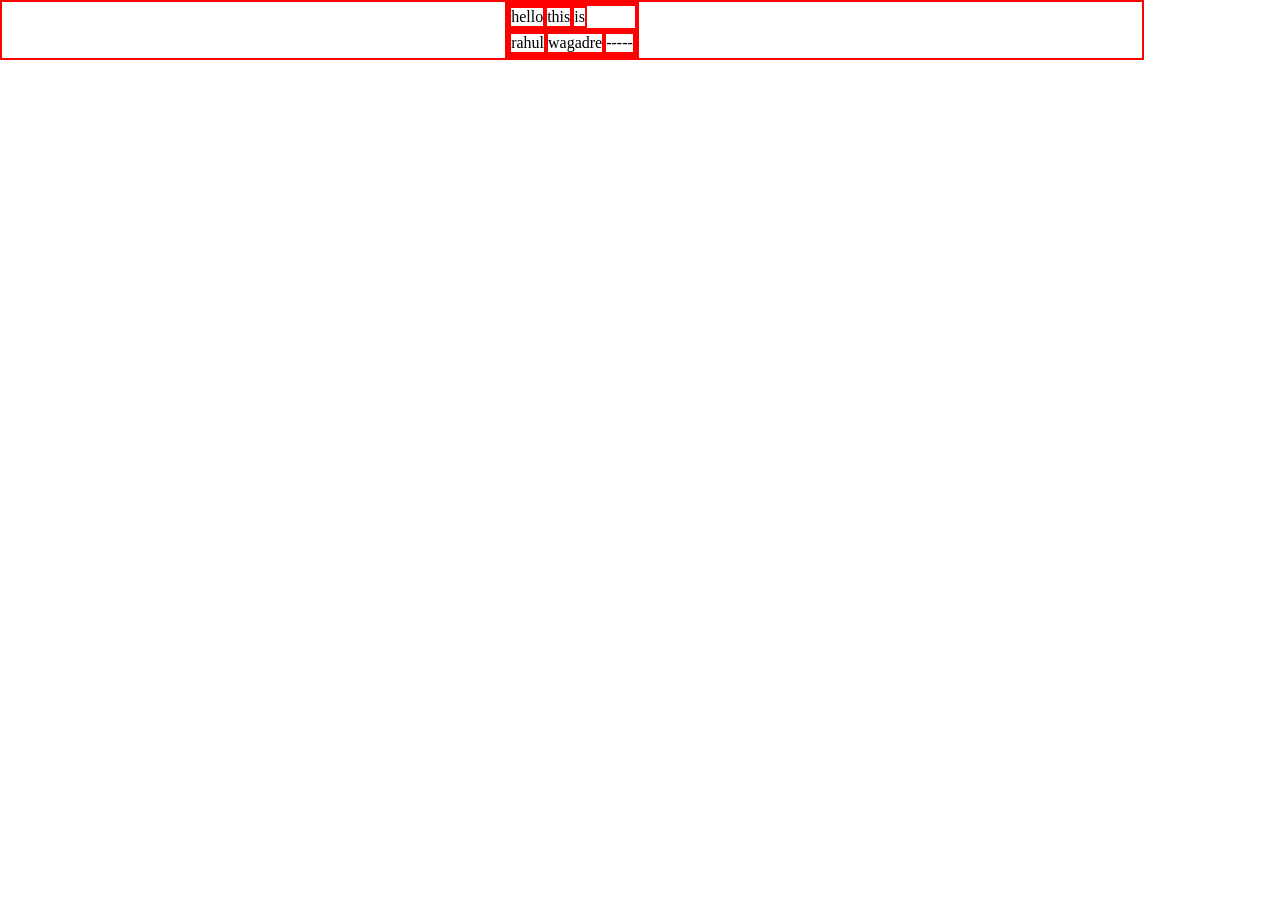
<file: ServiceBooking.html>
<!DOCTYPE html>
<html>
<head>
	<title>Service Booking</title>
	<style type="text/css">
		body{
			margin: 0px;
			padding: 0px;
		}
		.b-box{
			max-width: 1140px;
			display: flex;
			justify-content: center;
			align-content: center;
		}
		.container{
			
			display: flex;
			flex-direction: column;
		}
		.row{
			display: flex;
		}
		div{
			border: 2px solid red;
		}
	</style>
</head>
<body>
	<div class="b-box">
		<div class="container">
			<div class="row rowone">
				<div>hello</div>
				<div>this</div>
				<div>is</div>
			</div>
			<div class="row rowone">
				<div>rahul</div>
				<div>wagadre</div>
				<div>-----</div>
			</div>
		</div>
	</div>	
</body>
</html>
</file>
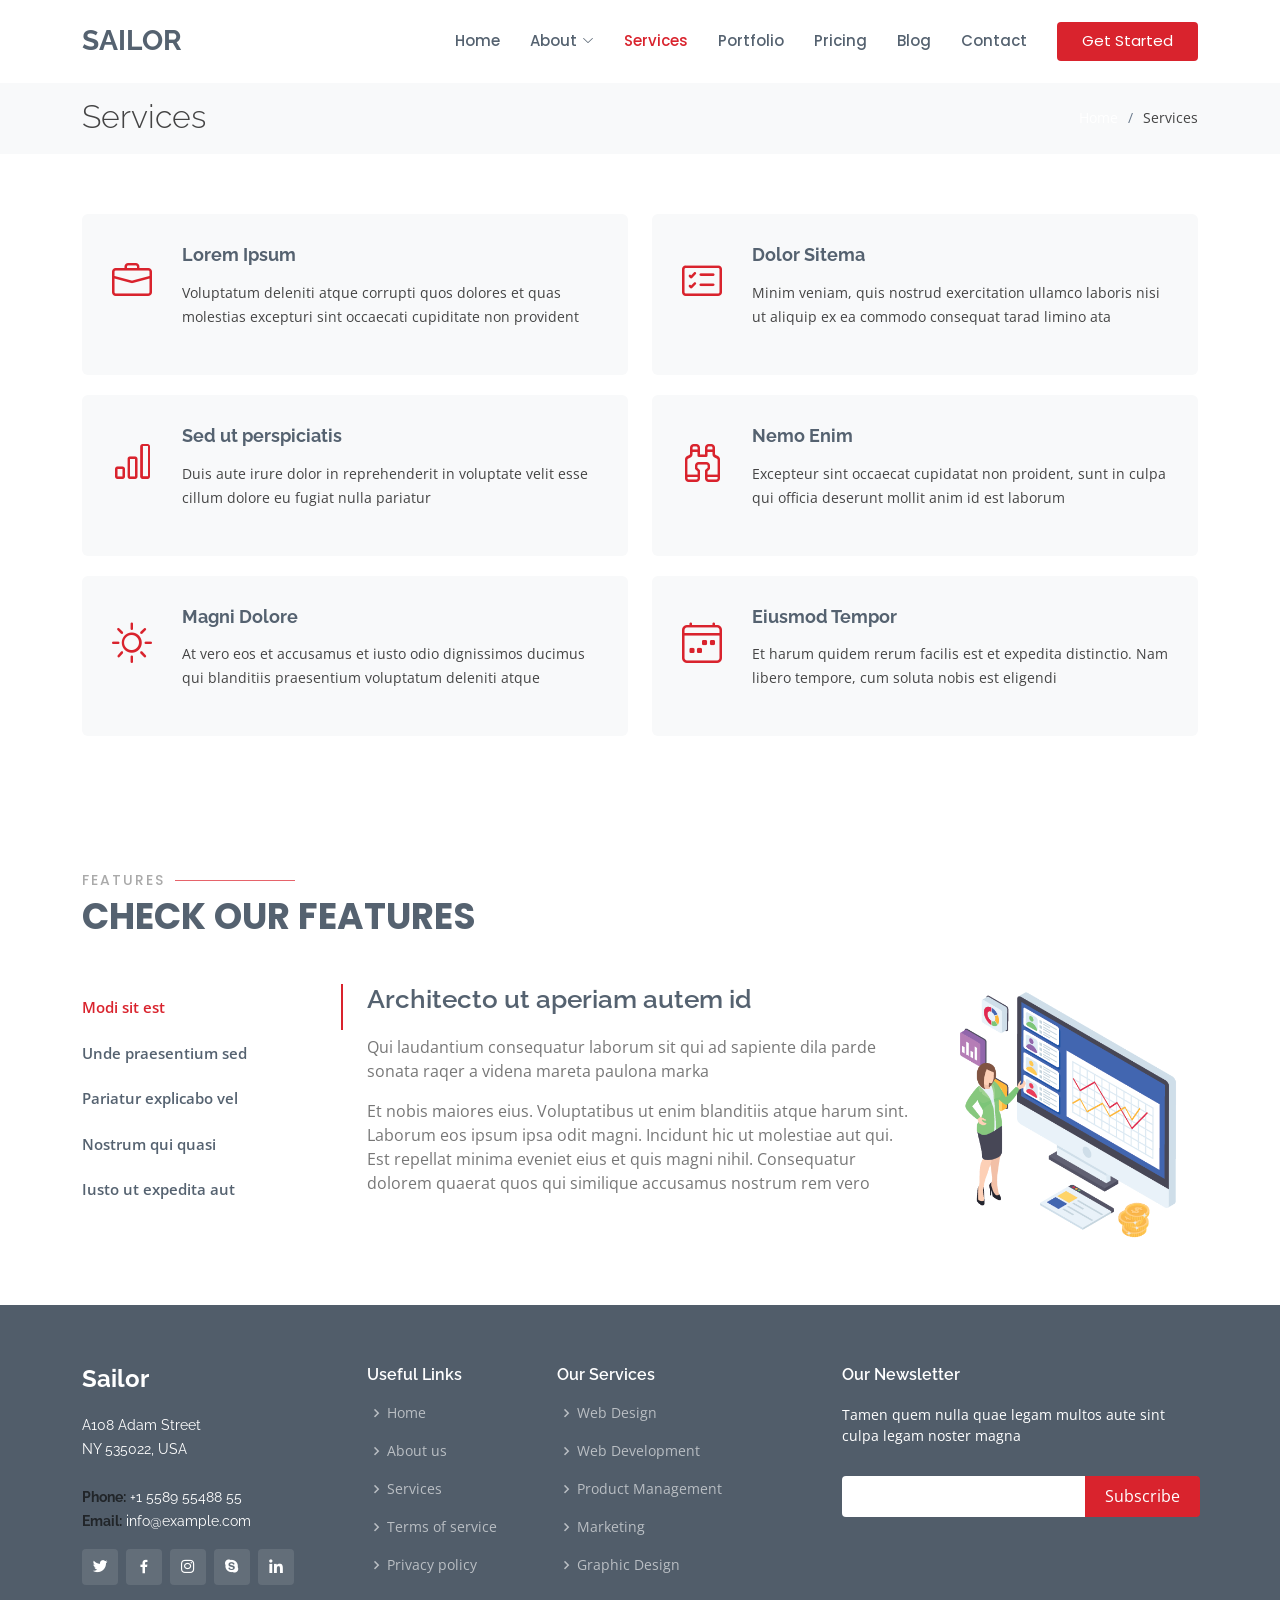
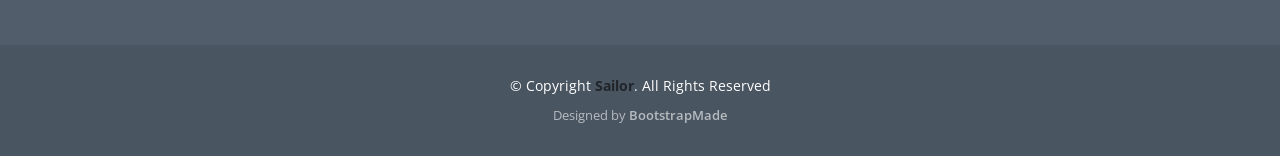
<file: services.html>
<!DOCTYPE html>
<html lang="en">

<head>
  <meta charset="utf-8">
  <meta content="width=device-width, initial-scale=1.0" name="viewport">

  <title>Services - Sailor Bootstrap Template</title>
  <meta content="" name="description">
  <meta content="" name="keywords">

  <!-- Favicons -->
  <link href="assets/img/favicon.png" rel="icon">
  <link href="assets/img/apple-touch-icon.png" rel="apple-touch-icon">

  <!-- Google Fonts -->
  <link href="https://fonts.googleapis.com/css?family=Open+Sans:300,300i,400,400i,600,600i,700,700i|Raleway:300,300i,400,400i,500,500i,600,600i,700,700i|Poppins:300,300i,400,400i,500,500i,600,600i,700,700i" rel="stylesheet">

  <!-- Vendor CSS Files -->
  <link href="assets/vendor/animate.css/animate.min.css" rel="stylesheet">
  <link href="assets/vendor/bootstrap/css/bootstrap.min.css" rel="stylesheet">
  <link href="assets/vendor/bootstrap-icons/bootstrap-icons.css" rel="stylesheet">
  <link href="assets/vendor/boxicons/css/boxicons.min.css" rel="stylesheet">
  <link href="assets/vendor/glightbox/css/glightbox.min.css" rel="stylesheet">
  <link href="assets/vendor/remixicon/remixicon.css" rel="stylesheet">
  <link href="assets/vendor/swiper/swiper-bundle.min.css" rel="stylesheet">

  <!-- Template Main CSS File -->
  <link href="assets/css/style.css" rel="stylesheet">

  <!-- =======================================================
  * Template Name: Sailor - v4.0.0
  * Template URL: https://bootstrapmade.com/sailor-free-bootstrap-theme/
  * Author: BootstrapMade.com
  * License: https://bootstrapmade.com/license/
  ======================================================== -->
</head>

<body>

  <!-- ======= Header ======= -->
  <header id="header" class="fixed-top d-flex align-items-center">
    <div class="container d-flex align-items-center">

      <h1 class="logo me-auto"><a href="index.html">Sailor</a></h1>
      <!-- Uncomment below if you prefer to use an image logo -->
      <!-- <a href="index.html" class="logo me-auto"><img src="assets/img/logo.png" alt="" class="img-fluid"></a>-->

      <nav id="navbar" class="navbar">
        <ul>
          <li><a href="index.html">Home</a></li>

          <li class="dropdown"><a href="#"><span>About</span> <i class="bi bi-chevron-down"></i></a>
            <ul>
              <li><a href="about.html">About</a></li>
              <li><a href="team.html">Team</a></li>
              <li><a href="testimonials.html">Testimonials</a></li>

              <li class="dropdown"><a href="#"><span>Deep Drop Down</span> <i class="bi bi-chevron-right"></i></a>
                <ul>
                  <li><a href="#">Deep Drop Down 1</a></li>
                  <li><a href="#">Deep Drop Down 2</a></li>
                  <li><a href="#">Deep Drop Down 3</a></li>
                  <li><a href="#">Deep Drop Down 4</a></li>
                  <li><a href="#">Deep Drop Down 5</a></li>
                </ul>
              </li>
            </ul>
          </li>
          <li><a href="services.html" class="active">Services</a></li>
          <li><a href="portfolio.html">Portfolio</a></li>
          <li><a href="pricing.html">Pricing</a></li>
          <li><a href="blog.html">Blog</a></li>

          <li><a href="contact.html">Contact</a></li>
          <li><a href="index.html" class="getstarted">Get Started</a></li>
        </ul>
        <i class="bi bi-list mobile-nav-toggle"></i>
      </nav><!-- .navbar -->

    </div>
  </header><!-- End Header -->

  <main id="main">

    <!-- ======= Breadcrumbs ======= -->
    <section id="breadcrumbs" class="breadcrumbs">
      <div class="container">

        <div class="d-flex justify-content-between align-items-center">
          <h2>Services</h2>
          <ol>
            <li><a href="index.html">Home</a></li>
            <li>Services</li>
          </ol>
        </div>

      </div>
    </section><!-- End Breadcrumbs -->

    <!-- ======= Services Section ======= -->
    <section id="services" class="services">
      <div class="container">

        <div class="row">
          <div class="col-md-6">
            <div class="icon-box">
              <i class="bi bi-briefcase"></i>
              <h4><a href="#">Lorem Ipsum</a></h4>
              <p>Voluptatum deleniti atque corrupti quos dolores et quas molestias excepturi sint occaecati cupiditate non provident</p>
            </div>
          </div>
          <div class="col-md-6 mt-4 mt-md-0">
            <div class="icon-box">
              <i class="bi bi-card-checklist"></i>
              <h4><a href="#">Dolor Sitema</a></h4>
              <p>Minim veniam, quis nostrud exercitation ullamco laboris nisi ut aliquip ex ea commodo consequat tarad limino ata</p>
            </div>
          </div>
          <div class="col-md-6 mt-4 mt-md-0">
            <div class="icon-box">
              <i class="bi bi-bar-chart"></i>
              <h4><a href="#">Sed ut perspiciatis</a></h4>
              <p>Duis aute irure dolor in reprehenderit in voluptate velit esse cillum dolore eu fugiat nulla pariatur</p>
            </div>
          </div>
          <div class="col-md-6 mt-4 mt-md-0">
            <div class="icon-box">
              <i class="bi bi-binoculars"></i>
              <h4><a href="#">Nemo Enim</a></h4>
              <p>Excepteur sint occaecat cupidatat non proident, sunt in culpa qui officia deserunt mollit anim id est laborum</p>
            </div>
          </div>
          <div class="col-md-6 mt-4 mt-md-0">
            <div class="icon-box">
              <i class="bi bi-brightness-high"></i>
              <h4><a href="#">Magni Dolore</a></h4>
              <p>At vero eos et accusamus et iusto odio dignissimos ducimus qui blanditiis praesentium voluptatum deleniti atque</p>
            </div>
          </div>
          <div class="col-md-6 mt-4 mt-md-0">
            <div class="icon-box">
              <i class="bi bi-calendar4-week"></i>
              <h4><a href="#">Eiusmod Tempor</a></h4>
              <p>Et harum quidem rerum facilis est et expedita distinctio. Nam libero tempore, cum soluta nobis est eligendi</p>
            </div>
          </div>
        </div>

      </div>
    </section><!-- End Services Section -->

    <!-- ======= Features Section ======= -->
    <section id="features" class="features">
      <div class="container">

        <div class="section-title">
          <h2>Features</h2>
          <p>Check our Features</p>
        </div>

        <div class="row">
          <div class="col-lg-3">
            <ul class="nav nav-tabs flex-column">
              <li class="nav-item">
                <a class="nav-link active show" data-bs-toggle="tab" href="#tab-1">Modi sit est</a>
              </li>
              <li class="nav-item">
                <a class="nav-link" data-bs-toggle="tab" href="#tab-2">Unde praesentium sed</a>
              </li>
              <li class="nav-item">
                <a class="nav-link" data-bs-toggle="tab" href="#tab-3">Pariatur explicabo vel</a>
              </li>
              <li class="nav-item">
                <a class="nav-link" data-bs-toggle="tab" href="#tab-4">Nostrum qui quasi</a>
              </li>
              <li class="nav-item">
                <a class="nav-link" data-bs-toggle="tab" href="#tab-5">Iusto ut expedita aut</a>
              </li>
            </ul>
          </div>
          <div class="col-lg-9 mt-4 mt-lg-0">
            <div class="tab-content">
              <div class="tab-pane active show" id="tab-1">
                <div class="row">
                  <div class="col-lg-8 details order-2 order-lg-1">
                    <h3>Architecto ut aperiam autem id</h3>
                    <p class="font-italic">Qui laudantium consequatur laborum sit qui ad sapiente dila parde sonata raqer a videna mareta paulona marka</p>
                    <p>Et nobis maiores eius. Voluptatibus ut enim blanditiis atque harum sint. Laborum eos ipsum ipsa odit magni. Incidunt hic ut molestiae aut qui. Est repellat minima eveniet eius et quis magni nihil. Consequatur dolorem quaerat quos qui similique accusamus nostrum rem vero</p>
                  </div>
                  <div class="col-lg-4 text-center order-1 order-lg-2">
                    <img src="assets/img/features-1.png" alt="" class="img-fluid">
                  </div>
                </div>
              </div>
              <div class="tab-pane" id="tab-2">
                <div class="row">
                  <div class="col-lg-8 details order-2 order-lg-1">
                    <h3>Et blanditiis nemo veritatis excepturi</h3>
                    <p class="font-italic">Qui laudantium consequatur laborum sit qui ad sapiente dila parde sonata raqer a videna mareta paulona marka</p>
                    <p>Ea ipsum voluptatem consequatur quis est. Illum error ullam omnis quia et reiciendis sunt sunt est. Non aliquid repellendus itaque accusamus eius et velit ipsa voluptates. Optio nesciunt eaque beatae accusamus lerode pakto madirna desera vafle de nideran pal</p>
                  </div>
                  <div class="col-lg-4 text-center order-1 order-lg-2">
                    <img src="assets/img/features-2.png" alt="" class="img-fluid">
                  </div>
                </div>
              </div>
              <div class="tab-pane" id="tab-3">
                <div class="row">
                  <div class="col-lg-8 details order-2 order-lg-1">
                    <h3>Impedit facilis occaecati odio neque aperiam sit</h3>
                    <p class="font-italic">Eos voluptatibus quo. Odio similique illum id quidem non enim fuga. Qui natus non sunt dicta dolor et. In asperiores velit quaerat perferendis aut</p>
                    <p>Iure officiis odit rerum. Harum sequi eum illum corrupti culpa veritatis quisquam. Neque necessitatibus illo rerum eum ut. Commodi ipsam minima molestiae sed laboriosam a iste odio. Earum odit nesciunt fugiat sit ullam. Soluta et harum voluptatem optio quae</p>
                  </div>
                  <div class="col-lg-4 text-center order-1 order-lg-2">
                    <img src="assets/img/features-3.png" alt="" class="img-fluid">
                  </div>
                </div>
              </div>
              <div class="tab-pane" id="tab-4">
                <div class="row">
                  <div class="col-lg-8 details order-2 order-lg-1">
                    <h3>Fuga dolores inventore laboriosam ut est accusamus laboriosam dolore</h3>
                    <p class="font-italic">Totam aperiam accusamus. Repellat consequuntur iure voluptas iure porro quis delectus</p>
                    <p>Eaque consequuntur consequuntur libero expedita in voluptas. Nostrum ipsam necessitatibus aliquam fugiat debitis quis velit. Eum ex maxime error in consequatur corporis atque. Eligendi asperiores sed qui veritatis aperiam quia a laborum inventore</p>
                  </div>
                  <div class="col-lg-4 text-center order-1 order-lg-2">
                    <img src="assets/img/features-4.png" alt="" class="img-fluid">
                  </div>
                </div>
              </div>
              <div class="tab-pane" id="tab-5">
                <div class="row">
                  <div class="col-lg-8 details order-2 order-lg-1">
                    <h3>Est eveniet ipsam sindera pad rone matrelat sando reda</h3>
                    <p class="font-italic">Omnis blanditiis saepe eos autem qui sunt debitis porro quia.</p>
                    <p>Exercitationem nostrum omnis. Ut reiciendis repudiandae minus. Omnis recusandae ut non quam ut quod eius qui. Ipsum quia odit vero atque qui quibusdam amet. Occaecati sed est sint aut vitae molestiae voluptate vel</p>
                  </div>
                  <div class="col-lg-4 text-center order-1 order-lg-2">
                    <img src="assets/img/features-5.png" alt="" class="img-fluid">
                  </div>
                </div>
              </div>
            </div>
          </div>
        </div>

      </div>
    </section><!-- End Features Section -->

  </main><!-- End #main -->

  <!-- ======= Footer ======= -->
  <footer id="footer">
    <div class="footer-top">
      <div class="container">
        <div class="row">

          <div class="col-lg-3 col-md-6">
            <div class="footer-info">
              <h3>Sailor</h3>
              <p>
                A108 Adam Street <br>
                NY 535022, USA<br><br>
                <strong>Phone:</strong> +1 5589 55488 55<br>
                <strong>Email:</strong> info@example.com<br>
              </p>
              <div class="social-links mt-3">
                <a href="#" class="twitter"><i class="bx bxl-twitter"></i></a>
                <a href="#" class="facebook"><i class="bx bxl-facebook"></i></a>
                <a href="#" class="instagram"><i class="bx bxl-instagram"></i></a>
                <a href="#" class="google-plus"><i class="bx bxl-skype"></i></a>
                <a href="#" class="linkedin"><i class="bx bxl-linkedin"></i></a>
              </div>
            </div>
          </div>

          <div class="col-lg-2 col-md-6 footer-links">
            <h4>Useful Links</h4>
            <ul>
              <li><i class="bx bx-chevron-right"></i> <a href="#">Home</a></li>
              <li><i class="bx bx-chevron-right"></i> <a href="#">About us</a></li>
              <li><i class="bx bx-chevron-right"></i> <a href="#">Services</a></li>
              <li><i class="bx bx-chevron-right"></i> <a href="#">Terms of service</a></li>
              <li><i class="bx bx-chevron-right"></i> <a href="#">Privacy policy</a></li>
            </ul>
          </div>

          <div class="col-lg-3 col-md-6 footer-links">
            <h4>Our Services</h4>
            <ul>
              <li><i class="bx bx-chevron-right"></i> <a href="#">Web Design</a></li>
              <li><i class="bx bx-chevron-right"></i> <a href="#">Web Development</a></li>
              <li><i class="bx bx-chevron-right"></i> <a href="#">Product Management</a></li>
              <li><i class="bx bx-chevron-right"></i> <a href="#">Marketing</a></li>
              <li><i class="bx bx-chevron-right"></i> <a href="#">Graphic Design</a></li>
            </ul>
          </div>

          <div class="col-lg-4 col-md-6 footer-newsletter">
            <h4>Our Newsletter</h4>
            <p>Tamen quem nulla quae legam multos aute sint culpa legam noster magna</p>
            <form action="" method="post">
              <input type="email" name="email"><input type="submit" value="Subscribe">
            </form>

          </div>

        </div>
      </div>
    </div>

    <div class="container">
      <div class="copyright">
        &copy; Copyright <strong><span>Sailor</span></strong>. All Rights Reserved
      </div>
      <div class="credits">
        <!-- All the links in the footer should remain intact. -->
        <!-- You can delete the links only if you purchased the pro version. -->
        <!-- Licensing information: https://bootstrapmade.com/license/ -->
        <!-- Purchase the pro version with working PHP/AJAX contact form: https://bootstrapmade.com/sailor-free-bootstrap-theme/ -->
        Designed by <a href="https://bootstrapmade.com/">BootstrapMade</a>
      </div>
    </div>
  </footer><!-- End Footer -->

  <a href="#" class="back-to-top d-flex align-items-center justify-content-center"><i class="bi bi-arrow-up-short"></i></a>

  <!-- Vendor JS Files -->
  <script src="assets/vendor/bootstrap/js/bootstrap.bundle.min.js"></script>
  <script src="assets/vendor/glightbox/js/glightbox.min.js"></script>
  <script src="assets/vendor/isotope-layout/isotope.pkgd.min.js"></script>
  <script src="assets/vendor/php-email-form/validate.js"></script>
  <script src="assets/vendor/swiper/swiper-bundle.min.js"></script>
  <script src="assets/vendor/waypoints/noframework.waypoints.js"></script>

  <!-- Template Main JS File -->
  <script src="assets/js/main.js"></script>

</body>

</html>
</file>
<file: assets/css/style.css>
/**
* Template Name: Sailor - v4.0.0
* Template URL: https://bootstrapmade.com/sailor-free-bootstrap-theme/
* Author: BootstrapMade.com
* License: https://bootstrapmade.com/license/
*/

/*--------------------------------------------------------------
# General
--------------------------------------------------------------*/
/*#pricing .container .font{
  font-size: 3.75rem;
}
.h3, h3 {
    font-size: 3.75rem;
}*/


/*#header .logo img {
    max-height: 200px;
    max-width: 200px;
}*/

#hero .carousel-container .container .animate__animated{
  margin-bottom: 1.5rem;
}

#hero .carousel-container{

   margin-top: 3rem;
}

.about1{
  display: flex;
  justify-content: center;
  align-content: center;
}

body {
  font-family: "Open Sans", sans-serif;
  color: #444444;
}

a {
  text-decoration: none;
  color: #d9232d;
}

a:hover {
  color: #e24d55;
  text-decoration: none;
}

h1, h2, h3, h4, h5, h6 {
  font-family: "Raleway", sans-serif;
}

/*--------------------------------------------------------------
# Back to top button
--------------------------------------------------------------*/
.back-to-top {
  position: fixed;
  visibility: hidden;
  opacity: 0;
  right: 15px;
  bottom: 15px;
  z-index: 996;
  background: #d9232d;
  width: 40px;
  height: 40px;
  border-radius: 4px;
  transition: all 0.4s;
}

.back-to-top i {
  font-size: 28px;
  color: #fff;
  line-height: 0;
}

.back-to-top:hover {
  background: #e1444d;
  color: #fff;
}

.back-to-top.active {
  visibility: visible;
  opacity: 1;
}

/*--------------------------------------------------------------
# Header
--------------------------------------------------------------*/
#header {
  background: white;
  transition: all 0.5s;
  z-index: 997;
  padding: 20px 0;
}

#header.header-scrolled {
  box-shadow: 0px 2px 15px rgba(0, 0, 0, 0.1);
  padding: 12px 0;
}

#header.header-inner-pages {
  box-shadow: 0px 2px 15px rgba(0, 0, 0, 0.1);
}

#header .logo {
  font-size: 28px;
  margin: 0;
  padding: 0;
  line-height: 1;
  font-weight: 700;
  text-transform: uppercase;
}

#header .logo a {
  color: #556270;
}

#header .logo img {
  max-height: 40px;
}

/*--------------------------------------------------------------
# Navigation Menu
--------------------------------------------------------------*/
/**
* Desktop Navigation 
*/
.navbar {
  padding: 0;
}

.navbar ul {
  margin: 0;
  padding: 0;
  display: flex;
  list-style: none;
  align-items: center;
}

.navbar li {
  position: relative;
}

.navbar a {
  display: flex;
  align-items: center;
  justify-content: space-between;
  padding: 10px 0 10px 30px;
  font-family: "Poppins", sans-serif;
  font-size: 15px;
  font-weight: 500;
  color: #556270;
  white-space: nowrap;
  transition: 0.3s;
}

.navbar a i {
  font-size: 12px;
  line-height: 0;
  margin-left: 5px;
}

.navbar a:hover, .navbar .active, .navbar li:hover > a {
  color: #d9232d;
}

.navbar .getstarted {
  background: #d9232d;
  padding: 8px 25px;
  margin-left: 30px;
  border-radius: 4px;
  font-weight: 400;
  color: #fff;
}

.navbar .getstarted:hover {
  color: #fff;
  background: #e1444d;
}

.navbar .dropdown ul {
  display: block;
  position: absolute;
  left: 14px;
  top: calc(100% + 30px);
  margin: 0;
  padding: 10px 0;
  z-index: 99;
  opacity: 0;
  visibility: hidden;
  background: #fff;
  box-shadow: 0px 0px 30px rgba(127, 137, 161, 0.25);
  transition: 0.3s;
}

.navbar .dropdown ul li {
  min-width: 200px;
}

.navbar .dropdown ul a {
  padding: 10px 20px;
  font-size: 15px;
  text-transform: none;
  font-weight: 400;
}

.navbar .dropdown ul a i {
  font-size: 12px;
}

.navbar .dropdown ul a:hover, .navbar .dropdown ul .active:hover, .navbar .dropdown ul li:hover > a {
  color: #d9232d;
}

.navbar .dropdown:hover > ul {
  opacity: 1;
  top: 100%;
  visibility: visible;
}

.navbar .dropdown .dropdown ul {
  top: 0;
  left: calc(100% - 30px);
  visibility: hidden;
}

.navbar .dropdown .dropdown:hover > ul {
  opacity: 1;
  top: 0;
  left: 100%;
  visibility: visible;
}

@media (max-width: 1366px) {
  .navbar .dropdown .dropdown ul {
    left: -90%;
  }
  .navbar .dropdown .dropdown:hover > ul {
    left: -100%;
  }
}

/**
* Mobile Navigation 
*/
.mobile-nav-toggle {
  color: #556270;
  font-size: 28px;
  cursor: pointer;
  display: none;
  line-height: 0;
  transition: 0.5s;
}

.mobile-nav-toggle.bi-x {
  color: #fff;
}

@media (max-width: 991px) {
  .mobile-nav-toggle {
    display: block;
  }
  .navbar ul {
    display: none;
  }
}

.navbar-mobile {
  position: fixed;
  overflow: hidden;
  top: 0;
  right: 0;
  left: 0;
  bottom: 0;
  background: rgba(63, 73, 83, 0.9);
  transition: 0.3s;
  z-index: 999;
}

.navbar-mobile .mobile-nav-toggle {
  position: absolute;
  top: 15px;
  right: 15px;
}

.navbar-mobile ul {
  display: block;
  position: absolute;
  top: 55px;
  right: 15px;
  bottom: 15px;
  left: 15px;
  padding: 10px 0;
  background-color: #fff;
  overflow-y: auto;
  transition: 0.3s;
}

.navbar-mobile a {
  padding: 10px 20px;
  font-size: 15px;
  color: #556270;
}

.navbar-mobile a:hover, .navbar-mobile .active, .navbar-mobile li:hover > a {
  color: #d9232d;
}

.navbar-mobile .getstarted {
  margin: 15px;
}

.navbar-mobile .dropdown ul {
  position: static;
  display: none;
  margin: 10px 20px;
  padding: 10px 0;
  z-index: 99;
  opacity: 1;
  visibility: visible;
  background: #fff;
  box-shadow: 0px 0px 30px rgba(127, 137, 161, 0.25);
}

.navbar-mobile .dropdown ul li {
  min-width: 200px;
}

.navbar-mobile .dropdown ul a {
  padding: 10px 20px;
}

.navbar-mobile .dropdown ul a i {
  font-size: 12px;
}

.navbar-mobile .dropdown ul a:hover, .navbar-mobile .dropdown ul .active:hover, .navbar-mobile .dropdown ul li:hover > a {
  color: #d9232d;
}

.navbar-mobile .dropdown > .dropdown-active {
  display: block;
}

/*--------------------------------------------------------------
# Hero Section
--------------------------------------------------------------*/
#hero {
  width: 100%;
  height: 100vh;
  background-color: rgba(63, 73, 83, 0.8);
  overflow: hidden;
  position: relative;
}

#hero .carousel, #hero .carousel-inner, #hero .carousel-item, #hero .carousel-item::before {
  position: absolute;
  top: 0;
  right: 0;
  left: 0;
  bottom: 0;
}

#hero .carousel-item {
  background-size: cover;
  background-position: center;
  background-repeat: no-repeat;
}

#hero .carousel-item::before {
  content: '';
  background-color: rgba(30, 35, 40, 0.6);
}

#hero .carousel-container {
  display: flex;
  justify-content: center;
  align-items: center;
  position: absolute;
  bottom: 0;
  top: 70px;
  left: 50px;
  right: 50px;
}

#hero .container {
  text-align: center;
}

#hero h2 {
  color: #fff;
  margin-bottom: 20px;
  font-size: 48px;
  font-weight: 700;
}

#hero p {
  -webkit-animation-delay: 0.4s;
  animation-delay: 0.4s;
  margin: 0 auto 30px auto;
  color: #fff;
}

#hero .carousel-inner .carousel-item {
  transition-property: opacity;
  background-position: center top;
}

#hero .carousel-inner .carousel-item,
#hero .carousel-inner .active.carousel-item-start,
#hero .carousel-inner .active.carousel-item-end {
  opacity: 0;
}

#hero .carousel-inner .active,
#hero .carousel-inner .carousel-item-next.carousel-item-start,
#hero .carousel-inner .carousel-item-prev.carousel-item-end {
  opacity: 1;
  transition: 0.5s;
}

#hero .carousel-inner .carousel-item-next,
#hero .carousel-inner .carousel-item-prev,
#hero .carousel-inner .active.carousel-item-start,
#hero .carousel-inner .active.carousel-item-end {
  left: 0;
  transform: translate3d(0, 0, 0);
}

#hero .carousel-control-next-icon, #hero .carousel-control-prev-icon {
  background: none;
  font-size: 30px;
  line-height: 0;
  width: auto;
  height: auto;
  background: rgba(255, 255, 255, 0.2);
  border-radius: 50px;
  transition: 0.3s;
  color: rgba(255, 255, 255, 0.5);
  width: 54px;
  height: 54px;
  display: flex;
  align-items: center;
  justify-content: center;
}

#hero .carousel-control-next-icon:hover, #hero .carousel-control-prev-icon:hover {
  background: rgba(255, 255, 255, 0.3);
  color: rgba(255, 255, 255, 0.8);
}

#hero .carousel-indicators li {
  cursor: pointer;
  background: #fff;
  overflow: hidden;
  border: 0;
  width: 12px;
  height: 12px;
  border-radius: 50px;
  opacity: .6;
  transition: 0.3s;
}

#hero .carousel-indicators li.active {
  opacity: 1;
  background: #d9232d;
}

#hero .btn-get-started {
  font-family: "Raleway", sans-serif;
  font-weight: 500;
  font-size: 14px;
  letter-spacing: 1px;
  display: inline-block;
  padding: 14px 32px;
  border-radius: 4px;
  transition: 0.5s;
  line-height: 1;
  color: #fff;
  -webkit-animation-delay: 0.8s;
  animation-delay: 0.8s;
  background: #d9232d;
}

#hero .btn-get-started:hover {
  background: #df3740;
}

@media (max-width: 992px) {
  #hero {
    height: 100vh;
  }
  #hero .carousel-container {
    top: 8px;
  }
}

@media (max-width: 768px) {
  #hero h2 {
    font-size: 28px;
  }
}

@media (min-width: 1024px) {
  #hero .carousel-control-prev, #hero .carousel-control-next {
    width: 5%;
  }
}

@media (max-height: 500px) {
  #hero {
    height: 120vh;
  }
}

/*--------------------------------------------------------------
# Sections General
--------------------------------------------------------------*/
section {
  padding: 60px 0;
  overflow: hidden;
}

.section-bg, .services .icon-box {
  background-color: #f8f9fa;
}

.section-title {
  padding-bottom: 40px;
}

.section-title h2 {
  font-size: 14px;
  font-weight: 500;
  padding: 0;
  line-height: 1px;
  margin: 0 0 5px 0;
  letter-spacing: 2px;
  text-transform: uppercase;
  color: #aaaaaa;
  font-family: "Poppins", sans-serif;
}

.section-title h2::after {
  content: "";
  width: 120px;
  height: 1px;
  display: inline-block;
  background: #e6636a;
  margin: 4px 10px;
}

.section-title p {
  margin: 0;
  margin: 0;
  font-size: 36px;
  font-weight: 700;
  text-transform: uppercase;
  font-family: "Poppins", sans-serif;
  color: #556270;
}

/*--------------------------------------------------------------
# Breadcrumbs
--------------------------------------------------------------*/
.breadcrumbs {
  padding: 18px 0;
  background: #f8f9fa;
  min-height: 40px;
  margin-top: 80px;
}

.breadcrumbs h2 {
  font-size: 32px;
  font-weight: 300;
  margin: 0;
}

.breadcrumbs ol {
  display: flex;
  flex-wrap: wrap;
  list-style: none;
  padding: 0;
  margin: 0;
  font-size: 14px;
}

.breadcrumbs ol li + li {
  padding-left: 10px;
}

.breadcrumbs ol li + li::before {
  display: inline-block;
  padding-right: 10px;
  color: #6b7b8d;
  content: "/";
}

@media (max-width: 992px) {
  .breadcrumbs {
    margin-top: 58px;
  }
  .breadcrumbs .d-flex {
    display: block !important;
  }
  .breadcrumbs h2 {
    margin-bottom: 10px;
  }
  .breadcrumbs ol {
    display: block;
  }
  .breadcrumbs ol li {
    display: inline-block;
  }
}

/*--------------------------------------------------------------
# About
--------------------------------------------------------------*/
.about .content h2 {
  font-weight: 700;
  font-size: 48px;
  line-height: 60px;
  margin-bottom: 20px;
  text-transform: uppercase;
}

.about .content h3 {
  font-weight: 500;
  line-height: 32px;
  font-size: 24px;
}

.about .content ul {
  list-style: none;
  padding: 0;
}

.about .content ul li {
  padding: 10px 0 0 28px;
  position: relative;
}

.about .content ul i {
  left: 0;
  top: 7px;
  position: absolute;
  font-size: 20px;
  color: #d9232d;
}

.about .content p:last-child {
  margin-bottom: 0;
}

/*--------------------------------------------------------------
# Clients
--------------------------------------------------------------*/
.clients {
  padding: 15px 0;
  text-align: center;
}

.clients img {
  max-width: 45%;
  transition: all 0.4s ease-in-out;
  display: inline-block;
  padding: 15px 0;
  filter: grayscale(100);
}

.clients img:hover {
  filter: none;
  transform: scale(1.15);
}

@media (max-width: 768px) {
  .clients img {
    max-width: 40%;
  }
}

/*--------------------------------------------------------------
# Services
--------------------------------------------------------------*/
.services .icon-box {
  margin-bottom: 20px;
  padding: 30px;
  border-radius: 6px;
}

.services .icon-box i {
  float: left;
  color: #d9232d;
  font-size: 40px;
}

.services .icon-box h4 {
  margin-left: 70px;
  font-weight: 700;
  margin-bottom: 15px;
  font-size: 18px;
}

.services .icon-box h4 a {
  color: #556270;
  transition: 0.3s;
}

.services .icon-box p {
  margin-left: 70px;
  line-height: 24px;
  font-size: 14px;
}

.services .icon-box:hover h4 a {
  color: #d9232d;
}

/*--------------------------------------------------------------
# Portfolio
--------------------------------------------------------------*/
.portfolio .portfolio-item {
  margin-bottom: 30px;
}

.portfolio #portfolio-flters {
  padding: 0;
  margin: 0 auto 20px auto;
  list-style: none;
  text-align: center;
}

.portfolio #portfolio-flters li {
  cursor: pointer;
  display: inline-block;
  padding: 8px 15px 10px 15px;
  font-size: 14px;
  font-weight: 600;
  line-height: 1;
  text-transform: uppercase;
  color: #444444;
  margin-bottom: 5px;
  transition: all 0.3s ease-in-out;
  border-radius: 3px;
}

.portfolio #portfolio-flters li:hover, .portfolio #portfolio-flters li.filter-active {
  color: #fff;
  background: #d9232d;
}

.portfolio #portfolio-flters li:last-child {
  margin-right: 0;
}

.portfolio .portfolio-wrap {
  transition: 0.3s;
  position: relative;
  overflow: hidden;
  z-index: 1;
  background: rgba(85, 98, 112, 0.6);
}

.portfolio .portfolio-wrap::before {
  content: "";
  background: rgba(85, 98, 112, 0.6);
  position: absolute;
  left: 0;
  right: 0;
  top: 0;
  bottom: 0;
  transition: all ease-in-out 0.3s;
  z-index: 2;
  opacity: 0;
}

.portfolio .portfolio-wrap img {
  transition: all ease-in-out 0.3s;
}

.portfolio .portfolio-wrap .portfolio-info {
  opacity: 0;
  position: absolute;
  top: 0;
  left: 0;
  right: 0;
  bottom: 0;
  z-index: 3;
  transition: all ease-in-out 0.3s;
  display: flex;
  flex-direction: column;
  justify-content: flex-end;
  align-items: flex-start;
  padding: 20px;
}

.portfolio .portfolio-wrap .portfolio-info h4 {
  font-size: 20px;
  color: #fff;
  font-weight: 600;
}

.portfolio .portfolio-wrap .portfolio-info p {
  color: rgba(255, 255, 255, 0.7);
  font-size: 14px;
  text-transform: uppercase;
  padding: 0;
  margin: 0;
  font-style: italic;
}

.portfolio .portfolio-wrap .portfolio-links {
  text-align: center;
  z-index: 4;
}

.portfolio .portfolio-wrap .portfolio-links a {
  color: rgba(255, 255, 255, 0.6);
  margin: 0 5px 0 0;
  font-size: 28px;
  display: inline-block;
  transition: 0.3s;
}

.portfolio .portfolio-wrap .portfolio-links a:hover {
  color: white;
}

.portfolio .portfolio-wrap:hover::before {
  opacity: 1;
}

.portfolio .portfolio-wrap:hover img {
  transform: scale(1.2);
}

.portfolio .portfolio-wrap:hover .portfolio-info {
  opacity: 1;
}

/*--------------------------------------------------------------
# Portfolio Details
--------------------------------------------------------------*/
.portfolio-details {
  padding-top: 40px;
}

.portfolio-details .portfolio-details-slider img {
  width: 100%;
}

.portfolio-details .portfolio-details-slider .swiper-pagination {
  margin-top: 20px;
  position: relative;
}

.portfolio-details .portfolio-details-slider .swiper-pagination .swiper-pagination-bullet {
  width: 12px;
  height: 12px;
  background-color: #fff;
  opacity: 1;
  border: 1px solid #d9232d;
}

.portfolio-details .portfolio-details-slider .swiper-pagination .swiper-pagination-bullet-active {
  background-color: #d9232d;
}

.portfolio-details .portfolio-info {
  padding: 30px;
  box-shadow: 0px 0 30px rgba(85, 98, 112, 0.08);
}

.portfolio-details .portfolio-info h3 {
  font-size: 22px;
  font-weight: 700;
  margin-bottom: 20px;
  padding-bottom: 20px;
  border-bottom: 1px solid #eee;
}

.portfolio-details .portfolio-info ul {
  list-style: none;
  padding: 0;
  font-size: 15px;
}

.portfolio-details .portfolio-info ul li + li {
  margin-top: 10px;
}

.portfolio-details .portfolio-description {
  padding-top: 30px;
}

.portfolio-details .portfolio-description h2 {
  font-size: 26px;
  font-weight: 700;
  margin-bottom: 20px;
}

.portfolio-details .portfolio-description p {
  padding: 0;
}

/*--------------------------------------------------------------
# Our Team
--------------------------------------------------------------*/
.team .member {
  position: relative;
  box-shadow: 0px 2px 15px rgba(85, 98, 112, 0.08);
  padding: 30px;
  border-radius: 4px;
  background: white;
}

.team .member .pic {
  overflow: hidden;
  width: 140px;
  border-radius: 4px;
}

.team .member .pic img {
  transition: ease-in-out 0.3s;
}

.team .member:hover img {
  transform: scale(1.1);
}

.team .member .member-info {
  padding-left: 30px;
}

.team .member h4 {
  font-weight: 700;
  margin-bottom: 5px;
  font-size: 20px;
  color: #556270;
}

.team .member span {
  display: block;
  font-size: 15px;
  padding-bottom: 10px;
  position: relative;
  font-weight: 500;
}

.team .member span::after {
  content: '';
  position: absolute;
  display: block;
  width: 50px;
  height: 1px;
  background: #dee2e6;
  bottom: 0;
  left: 0;
}

.team .member p {
  margin: 10px 0 0 0;
  font-size: 14px;
}

.team .member .social {
  margin-top: 12px;
  display: flex;
  align-items: center;
  justify-content: flex-start;
}

.team .member .social a {
  transition: ease-in-out 0.3s;
  display: flex;
  align-items: center;
  justify-content: center;
  border-radius: 4px;
  width: 32px;
  height: 32px;
  background: #8795a4;
}

.team .member .social a i {
  color: #fff;
  font-size: 16px;
  margin: 0 2px;
}

.team .member .social a:hover {
  background: #d9232d;
}

.team .member .social a + a {
  margin-left: 8px;
}

/*--------------------------------------------------------------
# Our Skills
--------------------------------------------------------------*/
.skills .progress {
  height: 60px;
  display: block;
  background: none;
  border-radius: 0;
}

.skills .progress .skill {
  padding: 10px 0;
  margin: 0;
  text-transform: uppercase;
  display: block;
  font-weight: 600;
  font-family: "Poppins", sans-serif;
  color: #556270;
}

.skills .progress .skill .val {
  float: right;
  font-style: normal;
}

.skills .progress-bar-wrap {
  background: #edeff1;
}

.skills .progress-bar {
  width: 1px;
  height: 10px;
  transition: .9s;
  background-color: #6b7b8d;
}

/*--------------------------------------------------------------
# Features
--------------------------------------------------------------*/
.features {
  overflow: hidden;
}

.features .nav-tabs {
  border: 0;
}

.features .nav-link {
  border: 0;
  padding: 12px 15px 12px 0;
  transition: 0.3s;
  color: #556270;
  border-radius: 0;
  border-right: 2px solid white;
  font-weight: 600;
  font-size: 15px;
}

.features .nav-link:hover {
  color: #d9232d;
}

.features .nav-link.active {
  color: #d9232d;
  border-color: #d9232d;
}

.features .tab-pane.active {
  -webkit-animation: fadeIn 0.5s ease-out;
  animation: fadeIn 0.5s ease-out;
}

.features .details h3 {
  font-size: 26px;
  font-weight: 600;
  margin-bottom: 20px;
  color: #556270;
}

.features .details p {
  color: #777777;
}

.features .details p:last-child {
  margin-bottom: 0;
}

@media (max-width: 992px) {
  .features .nav-link {
    border: 0;
    padding: 15px;
  }
  .features .nav-link.active {
    color: #fff;
    background: #d9232d;
  }
}

/*--------------------------------------------------------------
# Pricing
--------------------------------------------------------------*/
.pricing .box {
  padding: 20px;
  background: #fff;
  text-align: center;
  box-shadow: 0px 0px 4px rgba(0, 0, 0, 0.12);
  border-radius: 5px;
  position: relative;
  overflow: hidden;
}

.pricing h3 {
  font-weight: 400;
  margin: -20px -20px 20px -20px;
  padding: 20px 15px;
  font-size: 16px;
  font-weight: 600;
  color: #777777;
  background: #f8f8f8;
}

.pricing h4 {
  font-size: 36px;
  color: #d9232d;
  font-weight: 600;
  font-family: "Poppins", sans-serif;
  margin-bottom: 20px;
}

.pricing h4 sup {
  font-size: 20px;
  top: -15px;
  left: -3px;
}

.pricing h4 span {
  color: #bababa;
  font-size: 16px;
  font-weight: 300;
}

.pricing ul {
  padding: 0;
  list-style: none;
  color: #444444;
  text-align: center;
  line-height: 20px;
  font-size: 14px;
}

.pricing ul li {
  padding-bottom: 16px;
}

.pricing ul i {
  color: #d9232d;
  font-size: 18px;
  padding-right: 4px;
}

.pricing ul .na {
  color: #ccc;
  text-decoration: line-through;
}

.pricing .btn-wrap {
  margin: 20px -20px -20px -20px;
  padding: 20px 15px;
  background: #f8f8f8;
  text-align: center;
}

.pricing .btn-buy {
  background: #d9232d;
  display: inline-block;
  padding: 8px 35px 9px 35px;
  border-radius: 4px;
  color: #fff;
  transition: none;
  font-size: 14px;
  font-weight: 400;
  font-family: "Raleway", sans-serif;
  font-weight: 600;
  transition: 0.3s;
}

.pricing .btn-buy:hover {
  background: #e1444d;
}

.pricing .featured h3 {
  color: #fff;
  background: #d9232d;
}

.pricing .advanced {
  width: 200px;
  position: absolute;
  top: 18px;
  right: -68px;
  transform: rotate(45deg);
  z-index: 1;
  font-size: 14px;
  padding: 1px 0 3px 0;
  background: #d9232d;
  color: #fff;
}

/*--------------------------------------------------------------
# Frequently Asked Questions
--------------------------------------------------------------*/
.faq .faq-item {
  margin: 20px 0;
  padding: 20px 0;
  border-bottom: 1px solid white;
}

.faq .faq-item i {
  color: #dee2e6;
  font-size: 20px;
  float: left;
  line-height: 0;
  padding: 13px 0 0 0;
  margin: 0;
}

.faq .faq-item h4 {
  font-size: 16px;
  line-height: 26px;
  font-weight: 500;
  margin: 0 0 10px 28px;
  font-family: "Poppins", sans-serif;
}

.faq .faq-item p {
  font-size: 15px;
}

/*--------------------------------------------------------------
# Testimonials
--------------------------------------------------------------*/
.testimonials .testimonial-item {
  box-sizing: content-box;
  padding: 40px;
  box-shadow: 0px 2px 12px rgba(0, 0, 0, 0.08);
  position: relative;
  background: #fff;
}

.testimonials .testimonial-item .testimonial-img {
  width: 90px;
  border-radius: 50px;
  border: 6px solid #fff;
  float: left;
  margin: 0 10px 0 0;
}

.testimonials .testimonial-item h3 {
  font-size: 18px;
  font-weight: bold;
  margin: 10px 0 5px 0;
  color: #111;
}

.testimonials .testimonial-item h4 {
  font-size: 14px;
  color: #999;
  margin: 0;
}

.testimonials .testimonial-item .quote-icon-left, .testimonials .testimonial-item .quote-icon-right {
  color: #f8d1d3;
  font-size: 26px;
}

.testimonials .testimonial-item .quote-icon-left {
  display: inline-block;
  left: -5px;
  position: relative;
}

.testimonials .testimonial-item .quote-icon-right {
  display: inline-block;
  right: -5px;
  position: relative;
  top: 10px;
}

.testimonials .testimonial-item p {
  font-style: italic;
  margin: 15px 0 0 0;
  padding: 0;
}

/*--------------------------------------------------------------
# Contact
--------------------------------------------------------------*/
.contact .info {
  width: 100%;
  background: #fff;
}

.contact .info i {
  font-size: 20px;
  color: #556270;
  float: left;
  width: 44px;
  height: 44px;
  background: #edeff1;
  display: flex;
  justify-content: center;
  align-items: center;
  border-radius: 50px;
  transition: all 0.3s ease-in-out;
}

.contact .info h4 {
  padding: 0 0 0 60px;
  font-size: 22px;
  font-weight: 600;
  margin-bottom: 5px;
  color: #556270;
}

.contact .info p {
  padding: 0 0 0 60px;
  margin-bottom: 0;
  font-size: 14px;
  color: #8795a4;
}

.contact .info .email, .contact .info .phone {
  margin-top: 40px;
}

.contact .info .email:hover i, .contact .info .address:hover i, .contact .info .phone:hover i {
  background: #556270;
  color: #fff;
}

.contact .php-email-form {
  width: 100%;
  background: #fff;
}

.contact .php-email-form .form-group {
  padding-bottom: 8px;
}

.contact .php-email-form .error-message {
  display: none;
  color: #fff;
  background: #ed3c0d;
  text-align: left;
  padding: 15px;
  font-weight: 600;
}

.contact .php-email-form .error-message br + br {
  margin-top: 25px;
}

.contact .php-email-form .sent-message {
  display: none;
  color: #fff;
  background: #18d26e;
  text-align: center;
  padding: 15px;
  font-weight: 600;
}

.contact .php-email-form .loading {
  display: none;
  background: #fff;
  text-align: center;
  padding: 15px;
}

.contact .php-email-form .loading:before {
  content: "";
  display: inline-block;
  border-radius: 50%;
  width: 24px;
  height: 24px;
  margin: 0 10px -6px 0;
  border: 3px solid #18d26e;
  border-top-color: #eee;
  -webkit-animation: animate-loading 1s linear infinite;
  animation: animate-loading 1s linear infinite;
}

.contact .php-email-form input, .contact .php-email-form textarea {
  border-radius: 0;
  box-shadow: none;
  font-size: 14px;
  border-radius: 4px;
}

.contact .php-email-form input:focus, .contact .php-email-form textarea:focus {
  border-color: #d9232d;
}

.contact .php-email-form input {
  height: 44px;
}

.contact .php-email-form textarea {
  padding: 10px 12px;
}

.contact .php-email-form button[type="submit"] {
  background: #d9232d;
  border: 0;
  padding: 10px 24px;
  color: #fff;
  transition: 0.4s;
  border-radius: 4px;
}

.contact .php-email-form button[type="submit"]:hover {
  background: #e24d55;
}

@-webkit-keyframes animate-loading {
  0% {
    transform: rotate(0deg);
  }
  100% {
    transform: rotate(360deg);
  }
}

@keyframes animate-loading {
  0% {
    transform: rotate(0deg);
  }
  100% {
    transform: rotate(360deg);
  }
}

/*--------------------------------------------------------------
# Blog
--------------------------------------------------------------*/
.blog {
  padding: 40px 0 20px 0;
}

.blog .entry {
  padding: 30px;
  margin-bottom: 60px;
  box-shadow: 0 4px 16px rgba(0, 0, 0, 0.1);
}

.blog .entry .entry-img {
  max-height: 440px;
  margin: -30px -30px 20px -30px;
  overflow: hidden;
}

.blog .entry .entry-title {
  font-size: 28px;
  font-weight: bold;
  padding: 0;
  margin: 0 0 20px 0;
}

.blog .entry .entry-title a {
  color: #556270;
  transition: 0.3s;
}

.blog .entry .entry-title a:hover {
  color: #d9232d;
}

.blog .entry .entry-meta {
  margin-bottom: 15px;
  color: #c1c8d0;
}

.blog .entry .entry-meta ul {
  display: flex;
  flex-wrap: wrap;
  list-style: none;
  align-items: center;
  padding: 0;
  margin: 0;
}

.blog .entry .entry-meta ul li + li {
  padding-left: 20px;
}

.blog .entry .entry-meta i {
  font-size: 16px;
  margin-right: 8px;
  line-height: 0;
}

.blog .entry .entry-meta a {
  color: #777777;
  font-size: 14px;
  display: inline-block;
  line-height: 1;
}

.blog .entry .entry-content p {
  line-height: 24px;
}

.blog .entry .entry-content .read-more {
  -moz-text-align-last: right;
  text-align-last: right;
}

.blog .entry .entry-content .read-more a {
  display: inline-block;
  background: #d9232d;
  color: #fff;
  padding: 6px 20px;
  transition: 0.3s;
  font-size: 14px;
  border-radius: 4px;
}

.blog .entry .entry-content .read-more a:hover {
  background: #df3740;
}

.blog .entry .entry-content h3 {
  font-size: 22px;
  margin-top: 30px;
  font-weight: bold;
}

.blog .entry .entry-content blockquote {
  overflow: hidden;
  background-color: #fafafa;
  padding: 60px;
  position: relative;
  text-align: center;
  margin: 20px 0;
}

.blog .entry .entry-content blockquote p {
  color: #444444;
  line-height: 1.6;
  margin-bottom: 0;
  font-style: italic;
  font-weight: 500;
  font-size: 22px;
}

.blog .entry .entry-content blockquote::after {
  content: '';
  position: absolute;
  left: 0;
  top: 0;
  bottom: 0;
  width: 3px;
  background-color: #556270;
  margin-top: 20px;
  margin-bottom: 20px;
}

.blog .entry .entry-footer {
  padding-top: 10px;
  border-top: 1px solid #e6e6e6;
}

.blog .entry .entry-footer i {
  color: #a4afba;
  display: inline;
}

.blog .entry .entry-footer a {
  color: #606f7e;
  transition: 0.3s;
}

.blog .entry .entry-footer a:hover {
  color: #d9232d;
}

.blog .entry .entry-footer .cats {
  list-style: none;
  display: inline;
  padding: 0 20px 0 0;
  font-size: 14px;
}

.blog .entry .entry-footer .cats li {
  display: inline-block;
}

.blog .entry .entry-footer .tags {
  list-style: none;
  display: inline;
  padding: 0;
  font-size: 14px;
}

.blog .entry .entry-footer .tags li {
  display: inline-block;
}

.blog .entry .entry-footer .tags li + li::before {
  padding-right: 6px;
  color: #6c757d;
  content: ",";
}

.blog .entry .entry-footer .share {
  font-size: 16px;
}

.blog .entry .entry-footer .share i {
  padding-left: 5px;
}

.blog .entry-single {
  margin-bottom: 30px;
}

.blog .blog-author {
  padding: 20px;
  margin-bottom: 30px;
  box-shadow: 0 4px 16px rgba(0, 0, 0, 0.1);
}

.blog .blog-author img {
  width: 120px;
  margin-right: 20px;
}

.blog .blog-author h4 {
  font-weight: 600;
  font-size: 22px;
  margin-bottom: 0px;
  padding: 0;
  color: #556270;
}

.blog .blog-author .social-links {
  margin: 0 10px 10px 0;
}

.blog .blog-author .social-links a {
  color: rgba(85, 98, 112, 0.5);
  margin-right: 5px;
}

.blog .blog-author p {
  font-style: italic;
  color: #b7b7b7;
}

.blog .blog-comments {
  margin-bottom: 30px;
}

.blog .blog-comments .comments-count {
  font-weight: bold;
}

.blog .blog-comments .comment {
  margin-top: 30px;
  position: relative;
}

.blog .blog-comments .comment .comment-img {
  margin-right: 14px;
}

.blog .blog-comments .comment .comment-img img {
  width: 60px;
}

.blog .blog-comments .comment h5 {
  font-size: 16px;
  margin-bottom: 2px;
}

.blog .blog-comments .comment h5 a {
  font-weight: bold;
  color: #444444;
  transition: 0.3s;
}

.blog .blog-comments .comment h5 a:hover {
  color: #d9232d;
}

.blog .blog-comments .comment h5 .reply {
  padding-left: 10px;
  color: #556270;
}

.blog .blog-comments .comment h5 .reply i {
  font-size: 20px;
}

.blog .blog-comments .comment time {
  display: block;
  font-size: 14px;
  color: #6b7b8d;
  margin-bottom: 5px;
}

.blog .blog-comments .comment.comment-reply {
  padding-left: 40px;
}

.blog .blog-comments .reply-form {
  margin-top: 30px;
  padding: 30px;
  box-shadow: 0 4px 16px rgba(0, 0, 0, 0.1);
}

.blog .blog-comments .reply-form h4 {
  font-weight: bold;
  font-size: 22px;
}

.blog .blog-comments .reply-form p {
  font-size: 14px;
}

.blog .blog-comments .reply-form input {
  border-radius: 4px;
  padding: 10px 10px;
  font-size: 14px;
}

.blog .blog-comments .reply-form input:focus {
  box-shadow: none;
  border-color: #e9797f;
}

.blog .blog-comments .reply-form textarea {
  border-radius: 4px;
  padding: 10px 10px;
  font-size: 14px;
}

.blog .blog-comments .reply-form textarea:focus {
  box-shadow: none;
  border-color: #e9797f;
}

.blog .blog-comments .reply-form .form-group {
  margin-bottom: 25px;
}

.blog .blog-comments .reply-form .btn-primary {
  border-radius: 4px;
  padding: 10px 20px;
  border: 0;
  background-color: #556270;
}

.blog .blog-comments .reply-form .btn-primary:hover {
  background-color: #606f7e;
}

.blog .blog-pagination {
  color: #8795a4;
}

.blog .blog-pagination ul {
  display: flex;
  padding: 0;
  margin: 0;
  list-style: none;
}

.blog .blog-pagination li {
  margin: 0 5px;
  transition: 0.3s;
}

.blog .blog-pagination li a {
  color: #556270;
  padding: 7px 16px;
  display: flex;
  align-items: center;
  justify-content: center;
}

.blog .blog-pagination li.active, .blog .blog-pagination li:hover {
  background: #d9232d;
}

.blog .blog-pagination li.active a, .blog .blog-pagination li:hover a {
  color: #fff;
}

.blog .sidebar {
  padding: 30px;
  margin: 0 0 60px 20px;
  box-shadow: 0 4px 16px rgba(0, 0, 0, 0.1);
}

.blog .sidebar .sidebar-title {
  font-size: 20px;
  font-weight: 700;
  padding: 0 0 0 0;
  margin: 0 0 15px 0;
  color: #556270;
  position: relative;
}

.blog .sidebar .sidebar-item {
  margin-bottom: 30px;
}

.blog .sidebar .search-form form {
  background: #fff;
  border: 1px solid #ddd;
  padding: 3px 10px;
  position: relative;
}

.blog .sidebar .search-form form input[type="text"] {
  border: 0;
  padding: 4px;
  border-radius: 4px;
  width: calc(100% - 40px);
}

.blog .sidebar .search-form form button {
  position: absolute;
  top: 0;
  right: 0;
  bottom: 0;
  border: 0;
  background: none;
  font-size: 16px;
  padding: 0 15px;
  margin: -1px;
  background: #d9232d;
  color: #fff;
  transition: 0.3s;
  border-radius: 0 4px 4px 0;
  line-height: 0;
}

.blog .sidebar .search-form form button i {
  line-height: 0;
}

.blog .sidebar .search-form form button:hover {
  background: #de323c;
}

.blog .sidebar .categories ul {
  list-style: none;
  padding: 0;
}

.blog .sidebar .categories ul li + li {
  padding-top: 10px;
}

.blog .sidebar .categories ul a {
  color: #556270;
  transition: 0.3s;
}

.blog .sidebar .categories ul a:hover {
  color: #d9232d;
}

.blog .sidebar .categories ul a span {
  padding-left: 5px;
  color: #aaaaaa;
  font-size: 14px;
}

.blog .sidebar .recent-posts .post-item + .post-item {
  margin-top: 15px;
}

.blog .sidebar .recent-posts img {
  width: 80px;
  float: left;
}

.blog .sidebar .recent-posts h4 {
  font-size: 15px;
  margin-left: 95px;
  font-weight: bold;
}

.blog .sidebar .recent-posts h4 a {
  color: #556270;
  transition: 0.3s;
}

.blog .sidebar .recent-posts h4 a:hover {
  color: #d9232d;
}

.blog .sidebar .recent-posts time {
  display: block;
  margin-left: 95px;
  font-style: italic;
  font-size: 14px;
  color: #aaaaaa;
}

.blog .sidebar .tags {
  margin-bottom: -10px;
}

.blog .sidebar .tags ul {
  list-style: none;
  padding: 0;
}

.blog .sidebar .tags ul li {
  display: inline-block;
}

.blog .sidebar .tags ul a {
  color: #96a2af;
  font-size: 14px;
  padding: 6px 14px;
  margin: 0 6px 8px 0;
  border: 1px solid white;
  display: inline-block;
  transition: 0.3s;
}

.blog .sidebar .tags ul a:hover {
  color: #fff;
  border: 1px solid #d9232d;
  background: #d9232d;
}

.blog .sidebar .tags ul a span {
  padding-left: 5px;
  color: #fbfbfc;
  font-size: 14px;
}

/*--------------------------------------------------------------
# Footer
--------------------------------------------------------------*/
#footer {
  background: #4a5562;
  padding: 0 0 30px 0;
  color: #fff;
  font-size: 14px;
}

#footer .footer-top {
  background: #515d6a;
  padding: 60px 0 30px 0;
}

#footer .footer-top .footer-info {
  margin-bottom: 30px;
}

#footer .footer-top .footer-info h3 {
  font-size: 24px;
  margin: 0 0 20px 0;
  padding: 2px 0 2px 0;
  line-height: 1;
  font-weight: 700;
}

#footer .footer-top .footer-info p {
  font-size: 14px;
  line-height: 24px;
  margin-bottom: 0;
  font-family: "Raleway", sans-serif;
  color: #fff;
}

#footer .footer-top .social-links a {
  font-size: 18px;
  display: inline-block;
  background: rgba(255, 255, 255, 0.1);
  color: #fff;
  line-height: 1;
  padding: 8px 0;
  margin-right: 4px;
  border-radius: 4px;
  text-align: center;
  width: 36px;
  height: 36px;
  transition: 0.3s;
}

#footer .footer-top .social-links a:hover {
  background: #d9232d;
  color: #fff;
  text-decoration: none;
}

#footer .footer-top h4 {
  font-size: 16px;
  font-weight: 600;
  color: #fff;
  position: relative;
  padding-bottom: 12px;
}

#footer .footer-top .footer-links {
  margin-bottom: 30px;
}

#footer .footer-top .footer-links ul {
  list-style: none;
  padding: 0;
  margin: 0;
}

#footer .footer-top .footer-links ul i {
  padding-right: 2px;
  color: rgba(255, 255, 255, 0.6);
  font-size: 18px;
  line-height: 1;
}

#footer .footer-top .footer-links ul li {
  padding: 10px 0;
  display: flex;
  align-items: center;
}

#footer .footer-top .footer-links ul li:first-child {
  padding-top: 0;
}

#footer .footer-top .footer-links ul a {
  color: rgba(255, 255, 255, 0.6);
  transition: 0.3s;
  display: inline-block;
  line-height: 1;
}

#footer .footer-top .footer-links ul a:hover {
  color: white;
}

#footer .footer-top .footer-newsletter form {
  margin-top: 30px;
  background: #fff;
  padding: 6px 10px;
  position: relative;
  border-radius: 4px;
}

#footer .footer-top .footer-newsletter form input[type="email"] {
  border: 0;
  padding: 4px;
  width: calc(100% - 110px);
}

#footer .footer-top .footer-newsletter form input[type="submit"] {
  position: absolute;
  top: 0;
  right: -2px;
  bottom: 0;
  border: 0;
  background: none;
  font-size: 16px;
  padding: 0 20px 2px 20px;
  background: #d9232d;
  color: #fff;
  transition: 0.3s;
  border-radius: 0 4px 4px 0;
}

#footer .footer-top .footer-newsletter form input[type="submit"]:hover {
  background: #df3740;
}

#footer .copyright {
  text-align: center;
  padding-top: 30px;
}

#footer .credits {
  padding-top: 10px;
  text-align: center;
  font-size: 13px;
  color: rgba(255, 255, 255, 0.6);
}

#footer .credits a {
  color: rgba(255, 255, 255, 0.6);
  transition: 0.3s;
  font-weight: 600;
}

#footer .credits a:hover {
  color: white;
}

/*sign up modal*/
/.user_card {
      height: 430px;
      width: 350px;
      margin-top: auto;
      margin-bottom: auto;
      background: #9e9e9e;
      position: relative;
      display: flex;
      justify-content: center;
      flex-direction: column;
      padding: 10px;
      box-shadow: 0 4px 8px 0 rgba(0, 0, 0, 0.2), 0 6px 20px 0 rgba(0, 0, 0, 0.19);
      border-radius: 5px;

    }
    .brand_logo_container {
      position: absolute;
      height: 170px;
      width: 170px;
      top: -75px;
      border-radius: 50%;
      background: #C8C3C3;
      padding: 10px;
      text-align: center;
    }
    .brand_logo {
      height: 150px;
      width: 150px;
      border-radius: 50%;
      border: 2px solid white;
    }
    .form_container {
      margin-top: 100px;
    }
    .login_btn {
      width: 100%;
      background: #4d4d4d !important;
      color: white !important;
    }
    .login_btn:focus {
      box-shadow: none !important;
      outline: 0px !important;
    }
    .login_container {
      padding: 0 2rem;
    }
    .input-group-text {
      background: #4d4d4d  !important;
      color: white !important;
      border: 0 !important;
      border-radius: 0.25rem 0 0 0.25rem !important;
    }
    .input_user,
    .input_pass:focus {
      box-shadow: none !important;
      outline: 0px !important;
    }
    .custom-checkbox .custom-control-input:checked~.custom-control-label::before {
      background-color: #4d4d4d !important;
    }
a {
    color: white;
    text-decoration: none;
    background-color: transparent;
    -webkit-text-decoration-skip: objects;
}

.ml-2:hover{
  color: #c14747 !important;
  text-decoration: none;
}

strong{
  color: #212529;
}

.login_btn:hover{
  background-color: #c14747 !important; 
  /*color: #212529 !important;*/
}


/*login modal*/

.ml-2:hover{
  color: #c14747 !important;
  text-decoration: none;
}

strong{
  color: #212529;
}

.login_btn:hover{
  background-color: #c14747 !important; 
  /*color: #212529 !important;*/
}

.f-pass{
  color: #212529; 
}

.f-pass:hover{
  color: #c14747 !important;
  text-decoration: none;
}

.input-group>.form-control, .input-group>.form-select {
    position: relative;
    flex: 1 1 auto;
    width: 1%;
    min-width: 400px;
}

.brand_logo_container{
  background-color: #f5f5f5;
}

.input-group-text{
  height: 38px !important;
}

.btn-primary{
  margin-left: 30px !important;
  background-color: #df3740 !important;
  border-color: black;
}
.login{
  margin-left: 8px !important;
}

.btn-primary:hover{
  background-color: #e24d55 !important;
}
</file>
